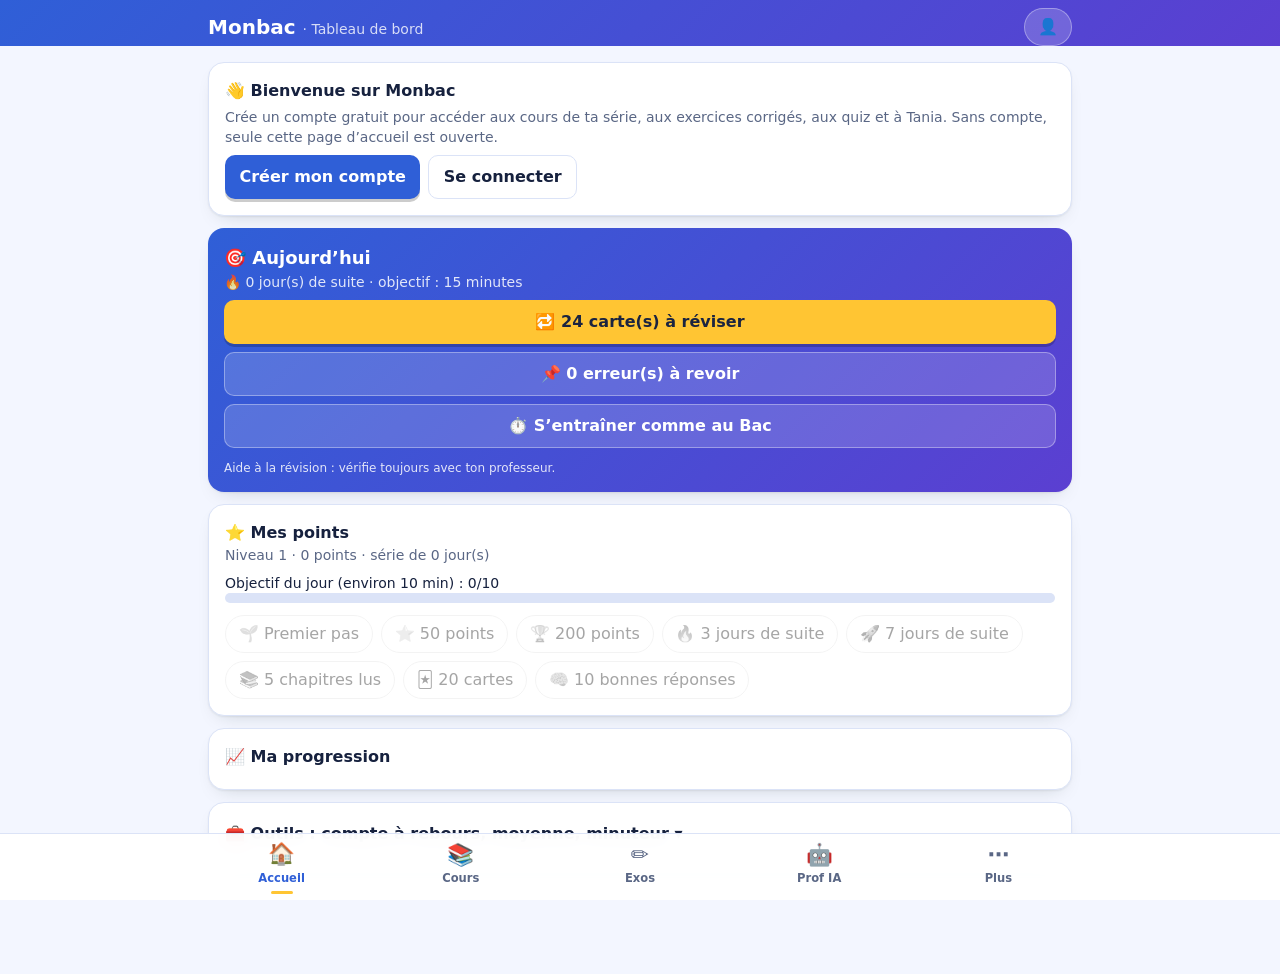
<file: index.html>
<!DOCTYPE html>
<html lang="fr" data-theme="light">
<head>
<meta charset="utf-8">
<meta name="color-scheme" content="light">
<meta name="viewport" content="width=device-width, initial-scale=1, viewport-fit=cover">
<link rel="manifest" href="/manifest.webmanifest"><meta name="theme-color" content="#2f5fd7">
<title>Monbac – Espace de révision Terminale</title>
<link rel="stylesheet" href="/tw.css">
<link rel="apple-touch-icon" href="/icon-192.png">

<style>
:root{box-sizing:border-box;padding-top:env(safe-area-inset-top,0px);padding-bottom:env(safe-area-inset-bottom,0px);--bg:#f6f8f5;--card:#fff;--ink:#14231b;--mut:#5b6b62;--line:#dfe6e0;--acc:#1b7a4b;--sun:#f2b705}
:root[data-theme="dark"]{--bg:#0e1612;--card:#16221b;--ink:#e8f0ea;--mut:#9db0a4;--line:#26362c;--acc:#4cc38a;--sun:#f2c94c;color-scheme:dark}
@media (prefers-color-scheme:dark){:root:not([data-theme="light"]){--bg:#0e1612;--card:#16221b;--ink:#e8f0ea;--mut:#9db0a4;--line:#26362c;--acc:#4cc38a;--sun:#f2c94c;color-scheme:dark}}
html{scroll-padding-top:env(safe-area-inset-top,0px)}
body{background:var(--bg);color:var(--ink);font-family:'Source Sans 3',system-ui,sans-serif;margin:0}
body::before{content:"";position:fixed;inset:0 0 auto;height:env(safe-area-inset-top,0px);background:var(--card);z-index:30}
h1,h2,h3,.hd{font-family:'Bricolage Grotesque',system-ui,sans-serif}
.card{background:var(--card);border:1px solid var(--line);border-radius:14px;padding:1rem}
.mut{color:var(--mut)}
.btn{background:var(--acc);color:#fff;border-radius:10px;padding:.5rem .9rem;font-weight:600;border:0;cursor:pointer}
.btn.alt{background:transparent;color:var(--ink);border:1px solid var(--line)}
.chip{border:1px solid var(--line);border-radius:999px;padding:.3rem .8rem;cursor:pointer;background:var(--card);color:var(--ink);white-space:nowrap}
.chip.on{background:var(--acc);color:#fff;border-color:var(--acc)}
input,select,textarea{background:var(--bg);color:var(--ink);border:1px solid var(--line);border-radius:8px;padding:.4rem .6rem;max-width:100%}
.fiche ul{list-style:disc;padding-left:1.2rem;margin:.4rem 0}.fiche li{margin:.25rem 0}.fiche p{margin:.5rem 0;line-height:1.55}.fiche h4{font-family:'Bricolage Grotesque',system-ui,sans-serif;font-weight:700;color:var(--acc);margin:.9rem 0 .2rem}.fiche .tip{border-left:4px solid var(--sun);padding:.3rem .7rem;margin:.6rem 0;background:var(--bg);border-radius:6px}
.bk{border-left:5px solid var(--bc);background:color-mix(in srgb,var(--bc) 10%,transparent);border-radius:10px;padding:.4rem .8rem;margin:.8rem 0}.bk h4{margin-top:.2rem}.bkl{display:inline-block;font-size:.7rem;font-weight:700;text-transform:uppercase;letter-spacing:.05em;color:var(--bc)}.bk-definition{--bc:#2b7de9}.bk-methode{--bc:#1b9a5a}.bk-exemple{--bc:#8a5cf6}.bk-attention{--bc:#d04545}.bk-memo{--bc:#d99a00}.bk-astuce{--bc:#e08a1e}
.tab{padding:.7rem .9rem;cursor:pointer;border:0;background:none;color:var(--mut);font-weight:600;border-bottom:3px solid transparent;white-space:nowrap}
.tab.on{color:var(--acc);border-color:var(--sun)}
.opt{display:block;width:100%;text-align:left;border:1px solid var(--line);border-radius:10px;padding:.6rem .8rem;margin:.35rem 0;background:var(--card);color:var(--ink);cursor:pointer}
.opt.ok{border-color:#1b9a5a;background:rgba(27,154,90,.18)}.opt.ko{border-color:#d04545;background:rgba(208,69,69,.18)}
.flip{perspective:900px}.flip>div{transition:transform .5s;transform-style:preserve-3d;position:relative;min-height:220px}
.flip.on>div{transform:rotateY(180deg)}
.face{position:absolute;inset:0;backface-visibility:hidden;display:flex;align-items:center;justify-content:center;text-align:center;padding:1.2rem;border-radius:14px;border:1px solid var(--line);background:var(--card)}
.back{transform:rotateY(180deg);background:var(--acc);color:#fff}
.tabs{display:flex;overflow-x:auto;scrollbar-width:none}
@media (prefers-reduced-motion:reduce){.flip>div{transition:none}}

/* ===== Refonte : barre du bas + style ===== */
#tabs{display:none}
main{padding-bottom:6rem!important}
.card{box-shadow:0 1px 2px rgba(20,35,27,.06),0 8px 20px -12px rgba(20,35,27,.25)}
.btn{min-height:44px;transition:transform .15s,opacity .15s}.btn:active{transform:scale(.97)}
.chip{min-height:38px;display:inline-flex;align-items:center}
.opt{min-height:46px}
header{backdrop-filter:blur(8px)}
#bnav{position:fixed;left:0;right:0;bottom:0;z-index:40;background:color-mix(in srgb,var(--card) 94%,transparent);backdrop-filter:blur(10px);border-top:1px solid var(--line);padding-bottom:env(safe-area-inset-bottom,0px)}
#bnav .in{max-width:56rem;margin:0 auto;display:grid;grid-template-columns:repeat(5,1fr)}
.bi{background:none;border:0;color:var(--mut);padding:.5rem .1rem .4rem;display:flex;flex-direction:column;align-items:center;gap:.1rem;font-size:.72rem;font-weight:600;cursor:pointer;min-height:56px}
.bi span{font-size:1.35rem;line-height:1.2}
.bi.on{color:var(--acc)}.bi.on span{transform:translateY(-1px)}
.bi.on::after{content:"";width:22px;height:3px;border-radius:3px;background:var(--sun);margin-top:2px}
#more{position:fixed;inset:0;z-index:50;background:rgba(0,0,0,.45);display:none;align-items:flex-end}
#more.open{display:flex}
#more .sheet{width:100%;max-width:56rem;margin:0 auto;background:var(--card);border-radius:20px 20px 0 0;padding:1rem 1rem calc(1rem + env(safe-area-inset-bottom,0px))}
#more .g{display:grid;grid-template-columns:repeat(3,1fr);gap:.6rem;margin-top:.7rem}
#more .g button{background:var(--bg);border:1px solid var(--line);border-radius:12px;color:var(--ink);padding:.8rem .3rem;font-weight:600;cursor:pointer;display:flex;flex-direction:column;align-items:center;gap:.2rem;font-size:.85rem;min-height:72px}
#more .g button span{font-size:1.5rem}
#more .g button.on{border-color:var(--acc);color:var(--acc)}

/* ===== Palette éducative ===== */
:root{--bg:#f3f6ff;--card:#fff;--ink:#16213e;--mut:#5a6785;--line:#dbe3f7;--acc:#2f5fd7;--sun:#ffc533;--onacc:#fff;--hg1:#2f5fd7;--hg2:#5b3fd1}
:root[data-theme="dark"]{--bg:#0e1424;--card:#172038;--ink:#eaf0ff;--mut:#9fb0d6;--line:#26325a;--acc:#7aa2ff;--sun:#ffd24d;--onacc:#0e1424;--hg1:#33509f;--hg2:#4a36a8}
@media (prefers-color-scheme:dark){:root:not([data-theme="light"]){--bg:#0e1424;--card:#172038;--ink:#eaf0ff;--mut:#9fb0d6;--line:#26325a;--acc:#7aa2ff;--sun:#ffd24d;--onacc:#0e1424;--hg1:#33509f;--hg2:#4a36a8}}
body::before{background:var(--hg1)}
header{background:linear-gradient(135deg,var(--hg1),var(--hg2))!important;border-bottom:0!important}
header h1{color:#fff!important}header h1 span{color:rgba(255,255,255,.8)!important}
header .chip{background:rgba(255,255,255,.18);border-color:rgba(255,255,255,.35);color:#fff}
.btn{color:var(--onacc);box-shadow:0 3px 0 rgba(0,0,0,.2)}.btn:active{transform:translateY(2px);box-shadow:0 1px 0 rgba(0,0,0,.2)}
.btn.alt{color:var(--ink);box-shadow:none}
.chip.on{background:var(--sc,var(--acc));border-color:var(--sc,var(--acc));color:#fff}
.chip[data-k]::before{content:"";width:.6rem;height:.6rem;border-radius:50%;background:var(--sc,var(--acc));margin-right:.4rem;box-shadow:0 0 0 2px #fff}
.chip.on[data-k]::before{background:#fff;box-shadow:none}
.hero{background:linear-gradient(135deg,var(--hg1),var(--hg2));color:#fff;border:0}
.hero .mut{color:rgba(255,255,255,.85)}
.hero .btn{background:var(--sun);color:#1b2440}
.hero .btn.alt{background:rgba(255,255,255,.16);color:#fff;border:1px solid rgba(255,255,255,.35)}
.hero h2{color:#fff}
.chip[data-k="philo"]{--sc:#6741d9}main:has(.chip.on[data-k="philo"]) article.card{border-top:5px solid #6741d9}
.chip[data-k="hg"]{--sc:#d9480f}main:has(.chip.on[data-k="hg"]) article.card{border-top:5px solid #d9480f}
.chip[data-k="fr"]{--sc:#c2255c}main:has(.chip.on[data-k="fr"]) article.card{border-top:5px solid #c2255c}
.chip[data-k="eco"]{--sc:#0b7a5f}main:has(.chip.on[data-k="eco"]) article.card{border-top:5px solid #0b7a5f}
.chip[data-k="en"]{--sc:#1971c2}main:has(.chip.on[data-k="en"]) article.card{border-top:5px solid #1971c2}
.chip[data-k="maths"]{--sc:#b45309}main:has(.chip.on[data-k="maths"]) article.card{border-top:5px solid #b45309}
.chip[data-k="svt"]{--sc:#2f9e44}main:has(.chip.on[data-k="svt"]) article.card{border-top:5px solid #2f9e44}
.chip[data-k="eps"]{--sc:#e03131}main:has(.chip.on[data-k="eps"]) article.card{border-top:5px solid #e03131}

/* ===== Finition ===== */
@keyframes up{from{opacity:0;transform:translateY(6px)}}
main>*{animation:up .25s ease both}
@media (prefers-reduced-motion:reduce){main>*{animation:none}}
.card{border-radius:16px}
.fiche{font-size:1.04rem}.fiche p,.fiche li{line-height:1.7}.fiche h4{margin-top:1.1rem}
.prow{display:grid;grid-template-columns:8rem 1fr 2.6rem;gap:.6rem;align-items:center;width:100%;background:none;border:0;color:var(--ink);padding:.5rem 0;cursor:pointer;text-align:left}
.pn{font-weight:600;font-size:.9rem}.pc{font-size:.8rem;color:var(--mut);text-align:right}
.pb{height:10px;background:var(--line);border-radius:99px;overflow:hidden}.pb i{display:block;height:100%;border-radius:99px;transition:width .5s}
.outils>summary{list-style:none;padding:.2rem 0}.outils>summary::-webkit-details-marker{display:none}
.outils[open]>summary{margin-bottom:.8rem}.outils .card{box-shadow:none;margin-top:.6rem}

/* ===== Thème sombre repensé ===== */
:root{--c-philo:#6741d9;--c-hg:#d9480f;--c-fr:#c2255c;--c-eco:#0b7a5f;--c-en:#1971c2;--c-maths:#b45309;--c-svt:#2f9e44;--c-eps:#e03131;}
:root[data-theme="dark"]{--bg:#0d1017;--card:#161a23;--ink:#e7eaf3;--mut:#9aa4b8;--line:#272d3b;--acc:#8fb4ff;--sun:#f4c95d;--onacc:#0b1020;--hg1:#1b2347;--hg2:#2b2559;color-scheme:dark;--c-philo:#a98bff;--c-hg:#ff9a5c;--c-fr:#f78fb3;--c-eco:#4fdcb0;--c-en:#6bb8ff;--c-maths:#ffc247;--c-svt:#7be08e;--c-eps:#ff8a8a;--dk:1;}
@media (prefers-color-scheme:dark){:root:not([data-theme="light"]){--bg:#0d1017;--card:#161a23;--ink:#e7eaf3;--mut:#9aa4b8;--line:#272d3b;--acc:#8fb4ff;--sun:#f4c95d;--onacc:#0b1020;--hg1:#1b2347;--hg2:#2b2559;color-scheme:dark;--c-philo:#a98bff;--c-hg:#ff9a5c;--c-fr:#f78fb3;--c-eco:#4fdcb0;--c-en:#6bb8ff;--c-maths:#ffc247;--c-svt:#7be08e;--c-eps:#ff8a8a;--dk:1;}}
.chip[data-k="philo"]{--sc:var(--c-philo)}main:has(.chip.on[data-k="philo"]) article.card{border-top:5px solid var(--c-philo)}
.chip[data-k="hg"]{--sc:var(--c-hg)}main:has(.chip.on[data-k="hg"]) article.card{border-top:5px solid var(--c-hg)}
.chip[data-k="fr"]{--sc:var(--c-fr)}main:has(.chip.on[data-k="fr"]) article.card{border-top:5px solid var(--c-fr)}
.chip[data-k="eco"]{--sc:var(--c-eco)}main:has(.chip.on[data-k="eco"]) article.card{border-top:5px solid var(--c-eco)}
.chip[data-k="en"]{--sc:var(--c-en)}main:has(.chip.on[data-k="en"]) article.card{border-top:5px solid var(--c-en)}
.chip[data-k="maths"]{--sc:var(--c-maths)}main:has(.chip.on[data-k="maths"]) article.card{border-top:5px solid var(--c-maths)}
.chip[data-k="svt"]{--sc:var(--c-svt)}main:has(.chip.on[data-k="svt"]) article.card{border-top:5px solid var(--c-svt)}
.chip[data-k="eps"]{--sc:var(--c-eps)}main:has(.chip.on[data-k="eps"]) article.card{border-top:5px solid var(--c-eps)}
:root[data-theme="dark"] .card{box-shadow:none;border-color:var(--line)}
:root[data-theme="dark"] .chip.on{color:#0b1020}
:root[data-theme="dark"] .chip.on[data-k]::before{background:#0b1020}
:root[data-theme="dark"] .chip[data-k]::before{box-shadow:0 0 0 2px var(--card)}
:root[data-theme="dark"] .back{color:#0b1020}
:root[data-theme="dark"] .btn{box-shadow:0 3px 0 rgba(0,0,0,.45)}
:root[data-theme="dark"] .hero .btn{color:#1b2440}
:root[data-theme="dark"] .bk-definition{--bc:#6ea8ff}.bk-methode{--bc:#4cd697}.bk-exemple{--bc:#b197fc}.bk-attention{--bc:#ff7b7b}.bk-memo{--bc:#ffd166}.bk-astuce{--bc:#ffa94d}
:root[data-theme="dark"] header{border-bottom:1px solid var(--line)!important}
:root[data-theme="dark"] #bnav{background:color-mix(in srgb,var(--card) 92%,transparent)}
:root[data-theme="dark"] #more .sheet{border-top:1px solid var(--line)}
@media (prefers-color-scheme:dark){
:root:not([data-theme="light"]) .card{box-shadow:none;border-color:var(--line)}
:root:not([data-theme="light"]) .chip.on{color:#0b1020}
:root:not([data-theme="light"]) .chip.on[data-k]::before{background:#0b1020}
:root:not([data-theme="light"]) .chip[data-k]::before{box-shadow:0 0 0 2px var(--card)}
:root:not([data-theme="light"]) .back{color:#0b1020}
:root:not([data-theme="light"]) .btn{box-shadow:0 3px 0 rgba(0,0,0,.45)}
:root:not([data-theme="light"]) .hero .btn{color:#1b2440}
:root:not([data-theme="light"]) .bk-definition{--bc:#6ea8ff}.bk-methode{--bc:#4cd697}.bk-exemple{--bc:#b197fc}.bk-attention{--bc:#ff7b7b}.bk-memo{--bc:#ffd166}.bk-astuce{--bc:#ffa94d}
:root:not([data-theme="light"]) header{border-bottom:1px solid var(--line)!important}
:root:not([data-theme="light"]) #bnav{background:color-mix(in srgb,var(--card) 92%,transparent)}
:root:not([data-theme="light"]) #more .sheet{border-top:1px solid var(--line)}
}
body,.card,header,#bnav{transition:background-color .25s,color .25s,border-color .25s}
@media (prefers-reduced-motion:reduce){body,.card,header,#bnav{transition:none}}
#theme{display:none!important}
:root{color-scheme:light}

/* ===== Motivation + Tania ===== */
.awa{display:flex;gap:.7rem;align-items:center;background:linear-gradient(135deg,var(--hg1),var(--hg2));color:#fff;border-radius:16px;padding:.7rem .9rem;margin-bottom:.7rem}.awa .mut{color:rgba(255,255,255,.85)}
.av{display:inline-flex;align-items:center;justify-content:center;width:2rem;height:2rem;border-radius:50%;background:var(--sun);flex:none;font-size:1.2rem}.av.big{width:3rem;height:3rem;font-size:1.9rem}
.bub{display:flex;gap:.5rem;margin:.6rem 0;max-width:94%}.bub.me{margin-left:auto;background:var(--acc);color:var(--onacc);padding:.55rem .8rem;border-radius:16px 16px 4px 16px}
.bub.ai>div{background:var(--bg);border:1px solid var(--line);padding:.3rem .8rem;border-radius:16px 16px 16px 4px}.bub.ai p{margin:.3rem 0}
.pop{position:fixed;left:50%;transform:translateX(-50%);top:calc(env(safe-area-inset-top,0px) + 4.5rem);z-index:70;background:var(--ink);color:var(--card);padding:.55rem 1rem;border-radius:999px;font-weight:600;box-shadow:0 8px 24px rgba(0,0,0,.25);white-space:nowrap}
button.awa{width:100%;border:0;text-align:left;font:inherit;cursor:pointer}
.awa:active{transform:scale(.99)}

/* ===== Espace de Tania ===== */
.pop{z-index:95!important}
#studio{position:fixed;inset:0;z-index:80;background:var(--bg);display:none;flex-direction:column}
#studio.open{display:flex;animation:up .25s ease both}
.st-top{background:linear-gradient(135deg,var(--hg1),var(--hg2));color:#fff;padding:calc(env(safe-area-inset-top,0px) + .6rem) .9rem .7rem;display:flex;align-items:center;gap:.7rem}
.st-x{margin-left:auto;background:rgba(255,255,255,.2);border:0;color:#fff;border-radius:50%;width:2.5rem;height:2.5rem;font-size:1.1rem;cursor:pointer;flex:none}
.st-ctx{padding:.55rem .8rem .6rem;background:var(--card);border-bottom:1px solid var(--line)}
.st-modes{display:flex;gap:.4rem;overflow-x:auto;padding:.5rem .8rem;background:var(--card);border-bottom:1px solid var(--line)}
.st-m{flex:none;border:1px solid var(--line);background:var(--bg);color:var(--ink);border-radius:999px;padding:.45rem .85rem;font-weight:600;font-size:.88rem;cursor:pointer}
.st-m.on{background:var(--acc);color:var(--onacc);border-color:var(--acc)}
.st-body{flex:1;overflow-y:auto;padding:.8rem;-webkit-overflow-scrolling:touch}
.st-start{display:grid;gap:.5rem;margin-top:.6rem}
.st-start button{background:var(--card);border:1px solid var(--line);border-radius:14px;padding:.8rem .9rem;text-align:left;font-weight:600;color:var(--ink);cursor:pointer;font-size:.95rem}
.st-start button.on{border-color:var(--acc);background:color-mix(in srgb,var(--acc) 10%,var(--card))}
.st-tip{background:color-mix(in srgb,var(--sun) 22%,var(--card));border-radius:14px;padding:.7rem .9rem;font-size:.92rem;margin-top:.6rem}
.st-bar{display:flex;gap:.5rem;align-items:flex-end;padding:.6rem .8rem calc(.6rem + env(safe-area-inset-bottom,0px));background:var(--card);border-top:1px solid var(--line)}
.st-bar textarea{flex:1;min-height:2.6rem;max-height:7rem;resize:none;border-radius:1.3rem;padding:.6rem .9rem;margin:0}
.st-ic{width:2.6rem;height:2.6rem;border-radius:50%;border:1px solid var(--line);background:var(--bg);color:var(--ink);display:inline-flex;align-items:center;justify-content:center;font-size:1.15rem;cursor:pointer;flex:none;position:relative}
.st-ic.go{background:var(--acc);color:var(--onacc);border-color:var(--acc)}
.st-ic input{position:absolute;inset:0;width:100%;height:100%;opacity:0;cursor:pointer;font-size:0}
.st-spk{background:none;border:0;color:var(--acc);font-size:.8rem;cursor:pointer;padding:.2rem 0}

/* ===== Comptes : formulaires ===== */
.af{max-width:480px;margin:0 auto;padding:1.2rem 1.1rem 1.4rem}
.af .gback{font-size:.9rem;margin-bottom:.6rem}
.af .top{display:flex;align-items:center;gap:.8rem}
.af .logo{width:46px;height:46px;border-radius:13px;background:var(--acc);color:#fff;display:flex;align-items:center;justify-content:center;font:800 1.5rem 'Bricolage Grotesque',system-ui,sans-serif;flex:none}
.af h2{font-size:1.35rem;font-weight:800;line-height:1.2;margin:0}
.af .top p{margin:.1rem 0 0;font-size:.9rem}
.stp{display:flex;gap:.4rem;margin:1.1rem 0 .4rem}.stp i{flex:1;height:5px;border-radius:9px;background:var(--line)}.stp i.on{background:var(--acc)}
.stl{font-size:.85rem;color:var(--mut);font-weight:600}
.recap{font-size:.92rem;margin:.7rem 0 0;padding:.55rem .8rem;border-radius:10px;background:color-mix(in srgb,var(--acc) 9%,var(--bg))}
.sec{font-size:.75rem;text-transform:uppercase;letter-spacing:.07em;color:var(--acc);font-weight:800;margin:1.3rem 0 .1rem;display:flex;align-items:center;gap:.6rem}.sec::after{content:'';flex:1;height:1px;background:var(--line)}
.fl{margin-top:.8rem}.fl>label{display:block;font-weight:700;font-size:.92rem;margin-bottom:.3rem}
.fl .in{display:flex;align-items:center;border:1.5px solid var(--line);border-radius:12px;background:var(--bg);overflow:hidden;transition:border-color .15s,box-shadow .15s}
.fl .in:focus-within{border-color:var(--acc);box-shadow:0 0 0 3px color-mix(in srgb,var(--acc) 22%,transparent)}
.fl.bad .in{border-color:#d04545;box-shadow:0 0 0 3px rgba(208,69,69,.15)}
.fl .in input{flex:1;min-width:0;width:100%;border:0;background:transparent;padding:.75rem .8rem;font-size:1rem;outline:none;border-radius:0}
.fl .ic{padding-left:.8rem;opacity:.75}
.fl .pre{padding:.75rem .8rem;background:color-mix(in srgb,var(--ink) 7%,transparent);font-weight:800;border-right:1.5px solid var(--line);white-space:nowrap}
.fl .eye{border:0;background:none;padding:0 .85rem;cursor:pointer;font-size:1.1rem;color:var(--mut);min-height:44px}
.fl .hint{font-size:.8rem;color:var(--mut);margin-top:.3rem;line-height:1.35}
.fl .er{font-size:.83rem;color:#c43b3b;font-weight:600;margin-top:.25rem}.fl .er:empty{display:none}
.row2{display:grid;grid-template-columns:minmax(0,1fr) minmax(0,1fr);gap:.7rem}.row2>*{min-width:0}
.pw{height:5px;border-radius:9px;background:var(--line);margin:.35rem 0 .25rem;overflow:hidden}.pw b{display:block;height:100%;width:0;border-radius:9px;transition:width .2s,background .2s}
.tl{display:grid;grid-template-columns:repeat(3,1fr);gap:.5rem}
.tl .t{border:1.5px solid var(--line);border-radius:12px;background:var(--bg);padding:.55rem .3rem;cursor:pointer;color:var(--ink);display:flex;flex-direction:column;align-items:center;gap:.1rem;min-height:58px;justify-content:center}
.tl .t b{font-size:1.05rem}.tl .t small{font-size:.7rem;color:var(--mut)}
.tl .t.on{border-color:var(--acc);background:color-mix(in srgb,var(--acc) 13%,var(--bg));box-shadow:0 0 0 2px color-mix(in srgb,var(--acc) 25%,transparent)}
.tl .t:disabled{opacity:.5;cursor:not-allowed}
.btn.big{width:100%;min-height:50px;font-size:1.05rem;margin-top:1.2rem}
.btns{display:flex;gap:.6rem;margin-top:1.2rem}.btns .btn{flex:1;min-height:50px;font-size:1rem}.btns .btn.alt{flex:.6}
.af .alt2{text-align:center;margin-top:1.1rem;color:var(--mut);font-size:.92rem}
.lnk{background:none;border:0;color:var(--acc);font-weight:700;cursor:pointer;padding:0;font-size:inherit}
.msg{padding:.65rem .85rem;border-radius:10px;font-size:.92rem;margin-top:.9rem;line-height:1.4}
.msg.ok{background:rgba(27,154,90,.14);color:#0f7a49}.msg.ko{background:rgba(208,69,69,.12);color:#b53030}
.fine{font-size:.76rem;color:var(--mut);margin-top:.9rem;text-align:center;line-height:1.4}
.fgt{text-align:right;margin-top:.5rem;font-size:.88rem}

.tl2{display:grid;grid-template-columns:repeat(3,1fr);gap:.5rem}
.tl2 .t{border:1.5px solid var(--line);border-radius:12px;background:var(--bg);padding:.6rem .3rem;cursor:pointer;color:var(--ink);min-height:48px}
.tl2 .t.on{border-color:var(--acc);background:color-mix(in srgb,var(--acc) 13%,var(--bg));box-shadow:0 0 0 2px color-mix(in srgb,var(--acc) 25%,transparent)}
.fl textarea{width:100%;border:1.5px solid var(--line);border-radius:12px;padding:.75rem;font-size:1rem;background:var(--bg);color:var(--ink);font-family:inherit;line-height:1.5;min-height:260px;resize:vertical}
.fl textarea:focus{outline:none;border-color:var(--acc);box-shadow:0 0 0 3px color-mix(in srgb,var(--acc) 22%,transparent)}
.tbar{display:flex;gap:.4rem;flex-wrap:wrap;margin-bottom:.5rem}
</style>
</head>
<body>
<header class="sticky z-20" style="top:env(safe-area-inset-top,0px);background:var(--card);border-bottom:1px solid var(--line)">
  <div class="max-w-4xl mx-auto flex items-center justify-between px-4 pt-2">
    <h1 class="hd text-xl font-bold" style="color:var(--acc)">Monbac <span class="mut text-sm font-normal">· Terminale</span></h1>
    <button id="theme" class="chip" aria-label="Changer de thème">🌓</button>
  </div>
  <nav class="max-w-4xl mx-auto tabs px-2" id="tabs"></nav>
</header>
<main class="max-w-4xl mx-auto p-4" id="main"></main>

<script>
const S={get(k,d){try{const v=localStorage.getItem(k);return v?JSON.parse(v):d}catch(e){return d}},set(k,v){try{localStorage.setItem(k,JSON.stringify(v))}catch(e){}}};
const $=id=>document.getElementById(id);
const SUBJ={philo:["Philosophie",6],hg:["Histoire-Géographie",6],fr:["Français",5],en:["Anglais",4],eco:["Économie générale",3],maths:["Mathématiques",2],svt:["SVT / PC",2],eps:["EPS",1]};
const SK=["philo","hg","fr","eco","en","maths"];

/* ---------- Données ---------- */
const FICHES={philo:[],hg:[],fr:[],eco:[],en:[],maths:[]};
const DEEP={};
const FLASH=[
["philo","Origine de la philosophie ?","Grèce antique (VIIᵉ-VIᵉ s. av. J.-C.) : passage du mythos au logos."],
["philo","Hobbes : l’état de nature ?","« L’homme est un loup pour l’homme » ; on cède ses droits à un souverain pour la sécurité."],
["philo","Rousseau : but du contrat social ?","S’unir à tous en restant aussi libre qu’auparavant, en obéissant à la volonté générale."],
["philo","Critère de scientificité (Popper) ?","La falsifiabilité (réfutabilité)."],
["philo","Bachelard et l’opinion ?","« L’opinion a toujours tort » : la science rectifie ses erreurs (obstacles épistémologiques)."],
["philo","Droit naturel / droit positif ?","Naturel : inaliénable, lié à la nature humaine. Positif : lois écrites d’un pays à une époque."],
["philo","Sartre sur la liberté ?","« L’existence précède l’essence » : l’homme se définit par ses choix."],
["philo","Hountondji sur l’ethnophilosophie ?","Une « ethnologie à prétention philosophique » ; la philosophie est écrite, critique, individuelle."],
["hg","Dates de la crise de Cuba et du mur de Berlin ?","Mur de Berlin : 1961 (chute : 9 nov. 1989). Crise des missiles de Cuba : 1962."],
["hg","Bandung 1955 ?","Conférence afro-asiatique qui condamne le colonialisme."],
["hg","Belgrade 1961 ?","Naissance du mouvement des non-alignés."],
["hg","Éclatement de la Fédération du Mali ?","20 août 1960 (Senghor et Modibo Keïta)."],
["hg","Crise de 1962 au Sénégal ?","Senghor contre Mamadou Dia ; Dia arrêté, régime présidentiel."],
["hg","OUA devient UA ?","OUA : 1963 à Addis-Abeba ; Union africaine : 2002."],
["fr","Qui a forgé le mot « négritude » ?","Aimé Césaire, dans <i>Cahier d’un retour au pays natal</i> (1939)."],
["fr","Recueil de Damas ?","<i>Pigments</i> (1937)."],
["fr","Dans <i>Une si longue lettre</i>, qui écrit à qui ?","Ramatoulaye écrit à son amie Aïssatou."],
["fr","Héros de <i>L’Aventure ambiguë</i> ?","Samba Diallo, entre tradition islamique et école occidentale."],
["fr","Formule du commentaire composé ?","Procédé stylistique + citation + effet produit."],
["eco","Croissance ou développement : l’IDH mesure ?","Le développement (indice de 0 à 1)."],
["eco","Balance commerciale ?","Exportations − importations de marchandises."],
["eco","Rôle de la BCEAO ?","Émettre le franc CFA et mener la politique monétaire de l’UEMOA (siège à Dakar)."],
["maths","Dérivée de uv ?","u′v + uv′."],
["maths","Coefficient directeur de la droite de régression ?","a = Cov(x,y) / V(x)."]
];
const QUIZ={
philo:[["Qui a écrit le <i>Léviathan</i> ?",["Rousseau","Hobbes","Locke","Kant"],1,"Hobbes défend un souverain absolu garantissant la sécurité."],
["Selon Popper, une théorie est scientifique si elle est…",["Prouvée définitivement","Populaire","Réfutable","Ancienne"],2,"La falsifiabilité distingue la science de la pseudo-science."],
["Le passage du mythos au logos a lieu…",["En Égypte","En Grèce antique","À Rome","En Chine"],1,"La philosophie naît en Grèce au VIIᵉ-VIᵉ siècle av. J.-C."],
["« L’existence précède l’essence » est une thèse de…",["Platon","Descartes","Sartre","Freud"],2,"C’est la formule centrale de l’existentialisme sartrien."]],
hg:[["La Fédération du Mali éclate en…",["1958","1959","20 août 1960","1962"],2,"Divergences entre Senghor et Modibo Keïta."],
["La conférence de Bandung date de…",["1945","1955","1961","1975"],1,"Elle réunit pays d’Asie et d’Afrique."],
["Chute du mur de Berlin :",["9 nov. 1989","13 août 1961","1991","1975"],0,"Le mur est construit en 1961 et s’ouvre le 9 novembre 1989."],
["L’OUA est remplacée par l’UA en…",["1980","1991","2002","2015"],2,"Lancement de l’Union africaine en 2002."]],
fr:[["<i>Les Bouts de bois de Dieu</i> raconte…",["Une guerre","La grève du Dakar-Niger","Un exil","Un mariage"],1,"Grève des cheminots de 1947-1948."],
["Qui est l’auteur de <i>L’Aventure ambiguë</i> ?",["Bâ","Sembène","Kane","Senghor"],2,"Cheikh Hamidou Kane, 1961."],
["La négritude de Senghor est surtout…",["Politique et armée","Culturelle","Économique","Sportive"],1,"Senghor parle des valeurs culturelles du monde noir."],
["<i>Une si longue lettre</i> est un roman…",["Épistolaire","Policier","Historique","Fantastique"],0,"Il prend la forme d’une lettre."]],
eco:[["Le PIB réel mesure…",["La croissance","L’inflation","Le chômage","La dette"],0,"La variation du PIB réel mesure la croissance."],
["L’IDH varie entre…",["0 et 100","0 et 1","−1 et 1","1 et 10"],1,"Il combine santé, éducation et niveau de vie."],
["Qui défend le protectionnisme éducateur ?",["Ricardo","List","Smith","Keynes"],1,"Friedrich List protège les industries naissantes."]],
en:[["“Brain drain” means…",["Loss of skilled workers abroad","A school exam","A disease","Heavy rain"],0,"Skilled people leave their country to work abroad."],
["“Renewable energy” includes…",["Coal","Solar power","Oil","Gas"],1,"Solar and wind are renewable."],
["“However” expresses…",["Addition","Contrast","Cause","Time"],1,"It introduces a contrast."]],
maths:[["(x³)′ =",["x²","3x²","3x","x⁴"],1,"(xⁿ)′ = nxⁿ⁻¹."],
["P(A) = ",["Cas possibles / favorables","Cas favorables / possibles","A + B","1 − A"],1,"Rapport des cas favorables sur les cas possibles."],
["Le point moyen G a pour coordonnées…",["(x̄ ; ȳ)","(0 ; 0)","(a ; b)","(Σx ; Σy)"],0,"Moyenne des x et moyenne des y."]]
};
const DISS=[["Introduction (amorce, sujet, problématique, plan)",4],["Développement : cohérence et argumentation",8],["Culture : auteurs, œuvres, exemples",4],["Conclusion",2],["Langue et présentation",2]];
const COMP=[["Introduction et problématique",3],["Plan et progression",5],["Connaissances précises (dates, acteurs)",8],["Conclusion",2],["Expression",2]];
const SUJETS=[
["philo","Dissertation de philosophie : La conscience est-elle source de liberté ?",DISS,240],
["philo","Dissertation de philosophie : Faut-il rechercher la vérité à tout prix ?",DISS,240],
["philo","Dissertation de philosophie : Une société sans violence est-elle possible ?",DISS,240],
["hg","Composition d’histoire : La Guerre froide, de la rupture à la détente.",COMP,240],
["hg","Composition d’histoire : L’accès du Sénégal à l’indépendance (1956-1962).",COMP,240],
["hg","Composition de géographie : Mondialisation et pôles de puissance.",COMP,240],
["fr","Dissertation littéraire : La littérature africaine doit-elle être engagée ? Appuyez-vous sur les œuvres étudiées.",DISS,240],
["eco","Économie : Croissance et développement sont-ils synonymes ?",COMP,180]
];

/* ---------- Navigation ---------- */
const TABS=[["dash","Tableau de bord"],["cours","Cours"],["test","Test de niveau"],["carnet","Carnet"],["flash","Flashcards"],["quiz","Quiz"],["sim","Simulateur"]];
let cur="dash";
const MAINT=['dash','cours','exc','ia'];
const IC={dash:'🏠',cours:'📚',exc:'✏️',ia:'🤖',test:'🎯',carnet:'📓',flash:'🃏',quiz:'❓',sim:'⏱️',ann:'📄',diag:'🩺',plan:'🗓️',pap:'🪜'};
const SHORT={dash:'Accueil',exc:'Exos',ia:'Prof IA'};
function nav(){const lab=t=>SHORT[t[0]]||t[1];
 const m=TABS.filter(t=>MAINT.includes(t[0])).sort((a,b)=>MAINT.indexOf(a[0])-MAINT.indexOf(b[0])),rest=TABS.filter(t=>!MAINT.includes(t[0]));
 const inRest=rest.some(t=>t[0]===cur);
 let b=$('bnav');if(!b){b=document.createElement('div');b.id='bnav';document.body.appendChild(b);const o=document.createElement('div');o.id='more';document.body.appendChild(o);o.onclick=e=>{if(e.target===o)o.classList.remove('open')}}
 b.innerHTML='<div class="in" role="navigation">'+m.map(t=>`<button class="bi ${t[0]===cur?'on':''}" data-t="${t[0]}" ${t[0]===cur?'aria-current="page"':''}><span>${IC[t[0]]||'•'}</span>${lab(t)}</button>`).join('')+`<button class="bi ${inRest?'on':''}" id="bmore"><span>⋯</span>Plus</button></div>`;
 $('more').innerHTML='<div class="sheet"><p class="hd font-bold">Tous les outils</p><div class="g">'+rest.map(t=>`<button class="${t[0]===cur?'on':''}" data-t="${t[0]}"><span>${IC[t[0]]||'•'}</span>${t[1]}</button>`).join('')+'</div></div>';
 const go=k=>{cur=k;$('more').classList.remove('open');nav();VIEWS[cur]();window.scrollTo(0,0)};
 b.querySelectorAll('[data-t]').forEach(x=>x.onclick=()=>go(x.dataset.t));
 $('more').querySelectorAll('[data-t]').forEach(x=>x.onclick=()=>go(x.dataset.t));
 $('bmore').onclick=()=>$('more').classList.toggle('open');
 const hd=document.querySelector('header h1 span');if(hd){const c=TABS.find(t=>t[0]===cur);hd.textContent='· '+(c?c[1]:'Terminale')}}
const chips=(keys,sel,fn)=>keys.map(k=>`<button class="chip ${k===sel?'on':''}" data-k="${k}">${SUBJ[k][0]}</button>`).join(" ");
function bindChips(fn){ $("main").querySelectorAll(".chip[data-k]").forEach(c=>c.onclick=()=>fn(c.dataset.k)); }

/* ---------- Tableau de bord ---------- */
let pomo={mode:"w",left:1500,run:false,timer:null};
const fmt=s=>String(Math.floor(s/60)).padStart(2,"0")+":"+String(s%60).padStart(2,"0");
function dash(){
 const bacDate=S.get("bacDate","2027-07-05");
 const notes=S.get("notes",{}), coefs=S.get("coefs",{});
 $("main").innerHTML=`
 <section class="card mb-4"><h2 class="hd text-lg font-bold">Compte à rebours</h2>
  <p class="text-4xl hd font-bold my-2" id="cd" style="color:var(--acc)"></p>
  <label class="mut text-sm">Date de début des épreuves (à modifier selon le calendrier officiel) <input type="date" id="bd" value="${bacDate}"></label></section>
 <section class="card mb-4"><h2 class="hd text-lg font-bold">Minuteur Pomodoro</h2>
  <p class="mut" id="pm"></p><p class="text-5xl hd font-bold my-2" id="pt"></p>
  <button class="btn" id="pp">Lancer</button> <button class="btn alt" id="pr">Réinitialiser</button></section>
 <section class="card"><h2 class="hd text-lg font-bold">Calculateur de moyenne</h2>
  <p class="mut text-sm mb-2">Saisissez vos notes sur 20. Les coefficients sont modifiables : vérifiez-les auprès de votre établissement.</p>
  <div class="overflow-x-auto"><table class="w-full text-left"><thead><tr class="mut text-sm"><th>Matière</th><th>Coef</th><th>Note /20</th></tr></thead><tbody>
  ${Object.keys(SUBJ).map(k=>`<tr><td class="py-1 pr-2">${SUBJ[k][0]}</td><td><input type="number" min="0" max="10" class="w-16" data-c="${k}" value="${coefs[k]??SUBJ[k][1]}"></td><td><input type="number" min="0" max="20" step="0.25" class="w-20" data-n="${k}" value="${notes[k]??''}"></td></tr>`).join("")}
  </tbody></table></div>
  <p class="mt-3 text-xl hd font-bold" id="avg"></p><p class="mut" id="mention"></p></section>`;
 const tick=()=>{const d=new Date($("bd").value+"T08:00:00")-new Date();
  $("cd").textContent=isNaN(d)?"Choisissez une date":d<=0?"C’est le moment !":`${Math.floor(d/864e5)} jours, ${Math.floor(d%864e5/36e5)} h`};
 $("bd").onchange=()=>{S.set("bacDate",$("bd").value);tick()}; tick();
 const calc=()=>{let t=0,c=0;const N={},C={};
  document.querySelectorAll("[data-n]").forEach(i=>{const k=i.dataset.n;const co=parseFloat(document.querySelector(`[data-c=${k}]`).value)||0;C[k]=co;if(i.value!==""){N[k]=i.value;const v=Math.min(20,Math.max(0,parseFloat(i.value)));t+=v*co;c+=co}});
  S.set("notes",N);S.set("coefs",C);
  if(c){const H=S.get("hist",{}),d=new Date(),m=new Date(d);m.setDate(d.getDate()-((d.getDay()+6)%7));H[m.toISOString().slice(0,10)]=+(t/c).toFixed(2);S.set("hist",H)}
  if(!c){$("avg").textContent="Moyenne : –";$("mention").textContent="";return}
  const a=t/c;$("avg").textContent=`Moyenne : ${a.toFixed(2)} / 20`;
  $("mention").textContent=a>=16?"Mention très bien":a>=14?"Mention bien":a>=12?"Mention assez bien":a>=10?"Admis(e)":a>=8?"Zone du second groupe d’épreuves (règles à vérifier)":"En dessous du seuil : continuez à travailler !"};
 document.querySelectorAll("[data-n],[data-c]").forEach(i=>i.oninput=calc);calc();
 const showP=()=>{$("pm").textContent=pomo.mode==="w"?"Travail (25 min)":"Pause (5 min)";$("pt").textContent=fmt(pomo.left);$("pp").textContent=pomo.run?"Pause":"Lancer"};
 $("pp").onclick=()=>{pomo.run=!pomo.run;clearInterval(pomo.timer);if(pomo.run)pomo.timer=setInterval(()=>{pomo.left--;if(pomo.left<=0){pomo.mode=pomo.mode==="w"?"b":"w";pomo.left=pomo.mode==="w"?1500:300}const t=$("pt");if(t)showP();else clearInterval(pomo.timer)},1000);showP()};
 $("pr").onclick=()=>{clearInterval(pomo.timer);pomo={mode:"w",left:1500,run:false,timer:null};showP()};
 showP();
}

/* ---------- Cours ---------- */
let cSub="philo",cCh=0;
function cours(){
 const L=FICHES[cSub];if(cCh>=L.length)cCh=0;
 const done=S.get("done",{}),key=cSub+cCh;
 $("main").innerHTML=`<div class="flex gap-2 overflow-x-auto pb-3">${chips(SK,cSub)}</div>
 <section class="card mb-3"><h2 class="hd font-bold mb-2">Chapitres de ${SUBJ[cSub][0]} (${L.filter((c,i)=>done[cSub+i]).length}/${L.length} lus)</h2>
 <div class="flex flex-wrap gap-2">${L.map((c,i)=>`<button class="chip ${i===cCh?'on':''}" data-ch="${i}">${done[cSub+i]?'✓ ':''}${c[0]}</button>`).join("")}</div></section>
 <article class="card fiche"><p class="mut text-sm">Chapitre ${cCh+1} sur ${L.length}</p><h3 class="hd font-bold text-xl">${L[cCh][0]}</h3>${DEEP[key]||L[cCh][1]}</article>
 <div class="mt-3 flex flex-wrap gap-2"><button class="btn alt" id="cp">Chapitre précédent</button><button class="btn" id="cd2">${done[key]?'Marqué comme lu':'Marquer comme lu'}</button><button class="btn alt" id="cn">Chapitre suivant</button></div>`;
 bindChips(k=>{cSub=k;cCh=0;cours()});
 $("main").querySelectorAll("[data-ch]").forEach(b=>b.onclick=()=>{cCh=+b.dataset.ch;cours();window.scrollTo(0,0)});
 $("cp").onclick=()=>{cCh=(cCh-1+L.length)%L.length;cours();window.scrollTo(0,0)};
 $("cn").onclick=()=>{cCh=(cCh+1)%L.length;cours();window.scrollTo(0,0)};
 $("cd2").onclick=()=>{const d=S.get("done",{});d[key]=!d[key];S.set("done",d);cours()};
}

/* ---------- Flashcards ---------- */
let fSub="philo",fi=0,fList=[];
function flash(){
 fList=FLASH.filter(c=>c[0]===fSub);if(fi>=fList.length)fi=0;const c=fList[fi];
 $("main").innerHTML=`<div class="flex gap-2 overflow-x-auto pb-3">${chips(SK,fSub)}</div>
 <p class="mut mb-2">Carte ${fi+1} sur ${fList.length}. Touchez la carte pour la retourner.</p>
 <div class="flip" id="fl"><div><div class="face hd text-xl font-bold">${c[1]}</div><div class="face back text-lg">${c[2]}</div></div></div>
 <div class="mt-4 flex gap-2"><button class="btn alt" id="fp">Précédente</button><button class="btn" id="fn">Suivante</button><button class="btn alt" id="fs">Mélanger</button></div>`;
 $("fl").onclick=()=>$("fl").classList.toggle("on");
 $("fp").onclick=()=>{fi=(fi-1+fList.length)%fList.length;flash()};
 $("fn").onclick=()=>{fi=(fi+1)%fList.length;flash()};
 $("fs").onclick=()=>{fi=Math.floor(Math.random()*fList.length);flash()};
 bindChips(k=>{fSub=k;fi=0;flash()});
}

/* ---------- Quiz ---------- */
let qSub="philo",qState={};
function quiz(){
 const Q=QUIZ[qSub];const best=S.get("best",{})[qSub];
 $("main").innerHTML=`<div class="flex gap-2 overflow-x-auto pb-3">${chips(SK,qSub)}</div>
 <p class="mut mb-2">${best!==undefined?`Meilleur score : ${best}/${Q.length}`:"Pas encore de score enregistré."}</p>
 ${Q.map((q,i)=>`<div class="card mb-3" data-q="${i}"><p class="font-semibold">${i+1}. ${q[0]}</p>${q[1].map((o,j)=>`<button class="opt" data-j="${j}">${o}</button>`).join("")}<p class="mut text-sm mt-1" hidden></p></div>`).join("")}
 <p class="hd text-xl font-bold" id="qs"></p>`;
 qState={};
 document.querySelectorAll("[data-q]").forEach(card=>{const i=+card.dataset.q,q=Q[i];
  card.querySelectorAll(".opt").forEach(b=>b.onclick=()=>{if(qState[i]!==undefined)return;const j=+b.dataset.j;qState[i]=j===q[2];
   card.querySelectorAll(".opt").forEach((o,k)=>{if(k===q[2])o.classList.add("ok");else if(k===j)o.classList.add("ko")});
   const e=card.querySelector("p.mut");e.hidden=false;e.textContent=(j===q[2]?"Bonne réponse. ":"Pas tout à fait. ")+q[3];
   if(Object.keys(qState).length===Q.length){const sc=Object.values(qState).filter(Boolean).length;$("qs").textContent=`Score : ${sc} / ${Q.length}`;
    const B=S.get("best",{});if(B[qSub]===undefined||sc>B[qSub]){B[qSub]=sc;S.set("best",B)}}})});
 bindChips(k=>{qSub=k;quiz()});
}

/* ---------- Simulateur ---------- */
let sim={t:null,left:0,i:0};
function sPick(){
 clearInterval(sim.t);
 $("main").innerHTML=`<section class="card"><h2 class="hd text-lg font-bold mb-1">Simulateur d’examen</h2>
 <p class="mut text-sm mb-3">Sujets d’entraînement dans le style du Bac, rédigés pour cette application (ce ne sont pas des sujets officiels). Travaillez dans les conditions de l’épreuve.</p>
 <label class="block mb-2">Sujet<br><select id="ss" class="w-full">${SUJETS.map((s,i)=>`<option value="${i}" ${i===sim.i?"selected":""}>${SUBJ[s[0]][0]} – ${s[1].slice(0,60)}…</option>`).join("")}</select></label>
 <label class="block mb-3">Durée (minutes) <select id="sd">${[30,60,120,180,240].map(m=>`<option ${m===240?"selected":""}>${m}</option>`).join("")}</select></label>
 <button class="btn" id="sg">Commencer l’épreuve</button></section>`;
 $("sg").onclick=()=>{sim.i=+$("ss").value;sim.left=parseInt($("sd").value)*60;sRun()};
}
function sRun(){
 const s=SUJETS[sim.i];
 $("main").innerHTML=`<section class="card mb-3"><p class="mut text-sm">${SUBJ[s[0]][0]}</p><p class="font-semibold text-lg my-1">${s[1]}</p>
 <p class="hd text-3xl font-bold" id="st" style="color:var(--acc)"></p></section>
 <textarea id="sa" class="w-full" rows="14" placeholder="Rédigez votre copie ici…"></textarea>
 <p class="mut text-sm my-1" id="sw"></p>
 <button class="btn" id="se">Terminer et m’évaluer</button>`;
 const k="draft"+sim.i;$("sa").value=S.get(k,"");
 const upd=()=>{const w=$("sa").value.trim().split(/\s+/).filter(Boolean).length;$("sw").textContent=w+" mots (brouillon enregistré sur cet appareil)";S.set(k,$("sa").value)};
 $("sa").oninput=upd;upd();
 const t=()=>{$("st").textContent=fmt(sim.left)+(sim.left>=3600?"":"")};
 const tf=()=>{const m=Math.floor(sim.left/60),sec=sim.left%60;$("st").textContent=`${Math.floor(m/60)} h ${String(m%60).padStart(2,"0")} min ${String(sec).padStart(2,"0")} s`};
 tf();sim.t=setInterval(()=>{sim.left--;if(!$("st")){clearInterval(sim.t);return}tf();if(sim.left<=0){clearInterval(sim.t);sGrid()}},1000);
 $("se").onclick=()=>{clearInterval(sim.t);sGrid()};
}
function sGrid(){
 const s=SUJETS[sim.i];
 $("main").innerHTML=`<section class="card"><h2 class="hd text-lg font-bold">Grille d’évaluation indicative</h2>
 <p class="mut text-sm mb-3">Relisez votre copie et attribuez-vous une note honnête pour chaque critère (ou demandez à votre professeur).</p>
 ${s[2].map((g,i)=>`<label class="block mb-2">${g[0]} <span class="mut">(/${g[1]})</span><br><input type="number" min="0" max="${g[1]}" step="0.5" class="w-20" data-g="${i}" value="0"></label>`).join("")}
 <p class="hd text-xl font-bold my-2" id="gt">Total : 0 / 20</p>
 <button class="btn" id="gn">Nouvelle épreuve</button></section>`;
 const f=()=>{let t=0;document.querySelectorAll("[data-g]").forEach(i=>{t+=Math.min(+i.max,Math.max(0,+i.value||0))});$("gt").textContent=`Total : ${t} / 20`};
 document.querySelectorAll("[data-g]").forEach(i=>i.oninput=f);
 $("gn").onclick=sPick;
}
/* ---------- Modes par chapitre, test de niveau, carnet ---------- */
let cMode='cours',cLv=0,tSub='philo';
const QCH={philo:[5,8,0,9],hg:[4,2,1,3],fr:[3,2,0,1],eco:[0,0,3],en:[1,1,0],maths:[0,1,1]};
const EXO={
philo1:[[['Quels sont les trois sens du mot « conscience » ?','Spontanée (je perçois et je sais que j’existe), réfléchie (je reviens sur mes pensées), morale (je juge le bien et le mal).'],['Que signifie le cogito ?','« Je pense, donc je suis » : en doutant, je prouve que je pense, donc que j’existe (Descartes).']],
[['Expliquez : « Ce n’est pas la conscience des hommes qui détermine leur être, c’est leur être social qui détermine leur conscience » (Marx).','Marx inverse l’idée que la pensée est première : nos idées dépendent de notre place sociale et de notre époque (idéologie). Exemple : un ouvrier et un patron jugent différemment une grève. Limite : cela n’abolit pas toute réflexion personnelle.']],
[['Sujet : Peut-on se connaître soi-même ? Proposez un plan détaillé.','I. Oui : introspection et conscience (Socrate, Descartes). II. Non : inconscient (Freud), regard d’autrui (Sartre), illusions sur soi (Nietzsche). III. On se connaît par ses actes et par les autres, mais la connaissance de soi reste inachevée.']],
[['Rédigez l’introduction de : « La conscience est-elle source de liberté ? »','Amorce : l’homme se distingue par sa capacité de réfléchir. Sujet reformulé. Problématique : si la conscience permet de choisir, l’inconscient et la société ne la limitent-ils pas ? Plan : I. oui (Descartes, Sartre) ; II. limites (Freud, Marx, Spinoza) ; III. la liberté comme conquête.']]],
philo5:[[['Qui a écrit le Léviathan et quelle est son idée centrale ?','Hobbes : à l’état de nature règne la guerre de tous contre tous ; on cède ses droits à un souverain pour obtenir la sécurité.'],['Que dit Montesquieu de la séparation des pouvoirs ?','Il faut que le pouvoir arrête le pouvoir : législatif, exécutif et judiciaire doivent être distincts pour éviter l’abus.']],
[['Comparez Hobbes et Rousseau sur l’origine de l’État.','Hobbes : peur de la mort violente, souverain absolu. Rousseau : accord libre, volonté générale, souveraineté du peuple. Point commun : le contrat. Différence : Hobbes sacrifie la liberté à la sécurité, Rousseau cherche à les concilier.']],
[['Sujet : Doit-on toujours obéir à l’État ? Proposez un plan.','I. Oui : sans obéissance, ni ordre ni sécurité (Hobbes, Rousseau). II. Non : lois injustes, tyrannie, désobéissance civile (Thoreau, Gandhi), droit naturel. III. Obéir et résister (Alain) : une obéissance critique dans un État de droit.']],
[['Rédigez la conclusion de : « L’État est-il l’ennemi de la liberté ? »','Bilan : l’État peut opprimer (Marx, anarchistes) mais garantit aussi droit et sécurité (Hobbes, Locke). Réponse : il est une condition de la liberté s’il est limité par la loi et la séparation des pouvoirs. Ouverture : la vigilance des citoyens.']]]
};
function keyTerms(html){const d=document.createElement('div');d.innerHTML=html;const t=[...new Set([...d.querySelectorAll('b')].map(b=>b.textContent.trim()).filter(t=>t.length>2&&t.length<40))];return {d,t}}
function autoExo(title,html){const t=keyTerms(html).t;const T=t.length?t:[title];
 return [T.slice(0,4).map(x=>['Explique « '+x+' » avec tes mots.','Auto-correction : retrouve « '+x+' » dans le cours et vérifie que ta réponse contient l’idée centrale, un auteur ou un exemple.']),
 [['Explique et illustre par un exemple : « '+title+' ».','Corrigé indicatif : définis les notions, présente les idées du cours dans l’ordre, ajoute un exemple précis, termine par un bilan en une phrase.']],
 [['Construis un plan détaillé en trois parties pour discuter : « '+title+' ».','Corrigé indicatif : I. thèse (arguments et auteurs du cours) ; II. objections et limites ; III. dépassement. Chaque partie : idée, auteur ou exemple, mini-conclusion.']],
 [['Rédige l’introduction complète (amorce, sujet, problématique, plan) et la première partie sur : « '+title+' ».','Grille : amorce sans banalité, sujet reformulé, vrai problème (paradoxe), plan annoncé ; première partie avec au moins deux auteurs ou exemples expliqués.']]]}
function explain(html){const {d,t}=keyTerms(html);const first=(d.querySelector('p')||d.querySelector('li')).textContent;const hs=[...d.querySelectorAll('h4')].map(h=>'<li>'+h.textContent+'</li>').join('');
 return `<h4>L’essentiel en quelques mots</h4><p>${first}</p>${hs?`<h4>Les grandes idées du chapitre</h4><ul>${hs}</ul>`:''}<h4>Mots et auteurs à connaître</h4><p>${t.slice(0,12).join(', ')}</p><div class='tip'>Astuce : masquez cette liste, expliquez chaque terme à voix haute, puis vérifiez dans le cours.</div>`}
function exoView(el,key,title,html){const lv=['Facile','Bac normal','Bac difficile','Expert'];const set=(EXO[key]||autoExo(title,html))[cLv];
 el.innerHTML=`<div class='flex gap-2 flex-wrap mb-2'>${lv.map((l,i)=>`<button class='chip ${i===cLv?'on':''}' data-lv='${i}'>${l}</button>`).join('')}</div>`+set.map((e,i)=>`<div class='card mb-2'><p class='font-semibold'>${i+1}. ${e[0]}</p><details><summary class='mut' style='cursor:pointer'>Voir le corrigé</summary><p>${e[1]}</p></details></div>`).join('')+(EXO[key]?'':`<p class='mut text-sm'>Exercices guidés générés à partir du chapitre : comparez avec le cours ou avec votre professeur.</p>`);
 el.querySelectorAll('[data-lv]').forEach(b=>b.onclick=()=>{cLv=+b.dataset.lv;exoView(el,key,title,html)})}
function devView(el,key,title){const crit=['Notions définies','Au moins trois idées développées','Auteurs ou exemples précis','Conclusion qui répond au sujet'];
 el.innerHTML=`<div class='card'><p class='font-semibold'>Devoir (1 h) : traitez le chapitre « ${title} » en réponse rédigée.</p><p class='mut text-sm'>Définissez les notions, développez trois idées avec auteurs ou exemples, concluez par une réponse nette. Ouvrez le cours seulement après avoir écrit.</p></div><textarea id='dv' class='w-full mt-2' rows='10' placeholder='Votre devoir…'></textarea><p class='mut text-sm' id='dw'></p><h4>Auto-évaluation</h4>${crit.map(t=>`<label class='block'><input type='checkbox' class='dc'> ${t}</label>`).join('')}<p class='font-semibold mt-1' id='dsc'></p>`;
 const ta=el.querySelector('#dv');ta.value=S.get('dv'+key,'');
 const up=()=>{const w=ta.value.trim().split(/\s+/).filter(Boolean).length;el.querySelector('#dw').textContent=w+' mots (enregistré sur cet appareil)';S.set('dv'+key,ta.value);const D=S.get('devs',{});D[key]=w;S.set('devs',D)};
 ta.oninput=up;up();
 el.querySelectorAll('.dc').forEach(c=>c.onchange=()=>{el.querySelector('#dsc').textContent=el.querySelectorAll('.dc:checked').length+' / 4 critères remplis'})}
function goChap(s,i){cSub=s;cCh=i;cMode='cours';cur='cours';nav();cours();window.scrollTo(0,0)}
function cours(){
 if(!FICHES[cSub]||!FICHES[cSub].length){$('main').innerHTML="<section class='card'><h2 class='hd text-lg font-bold'>Chargement de vos cours…</h2><p class='mut my-2'>Vos cours s’affichent après la connexion. Si rien n’apparaît, ouvrez l’onglet Compte, connectez-vous, puis revenez ici.</p></section>";return}
 const L=FICHES[cSub];if(cCh>=L.length)cCh=0;
 const done=S.get('done',{}),key=cSub+cCh,title=L[cCh][0],html=DEEP[key]||L[cCh][1];
 const modes=[['cours','Cours'],['exo','Exercices'],['dev','Devoir'],['exp','Explique-moi']];
 $('main').innerHTML=`<div class='flex gap-2 overflow-x-auto pb-3'>${chips(SK,cSub)}</div>
 <section class='card mb-3'><h2 class='hd font-bold mb-2'>Chapitres de ${SUBJ[cSub][0]} (${L.filter((c,i)=>done[cSub+i]).length}/${L.length} lus)</h2><div class='flex flex-wrap gap-2'>${L.map((c,i)=>`<button class='chip ${i===cCh?'on':''}' data-ch='${i}'>${done[cSub+i]?'✓ ':''}${c[0]}</button>`).join('')}</div></section>
 <div class='flex gap-2 overflow-x-auto pb-3'>${modes.map(m=>`<button class='chip ${m[0]===cMode?'on':''}' data-m='${m[0]}'>${m[1]}</button>`).join('')}</div>
 <article class='card fiche'><p class='mut text-sm'>Chapitre ${cCh+1} sur ${L.length}</p><h3 class='hd font-bold text-xl'>${title}</h3><div class='flex flex-wrap gap-2 my-2'>${['Série '+(SERIE||'L2'),'coef '+SUBJ[cSub][1],'lecture '+Math.max(1,Math.round(html.replace(/<[^>]+>/g,' ').split(/\s+/).filter(Boolean).length/200))+' min',EXO[key]?'exercices rédigés':'exercices guidés',done[key]?'lu':'à lire'].map(t=>`<span style='font-size:.75rem;padding:.2rem .6rem;border-radius:99px;background:var(--bg);border:1px solid var(--line);color:var(--mut)'>${t}</span>`).join('')}</div><div id='cb'></div></article><section id='nt' class='card mt-3'></section>
 <div class='mt-3 flex flex-wrap gap-2'><button class='btn alt' id='cp'>Chapitre précédent</button><button class='btn' id='cd2'>${done[key]?'Marqué comme lu':'Marquer comme lu'}</button><button class='btn alt' id='cn'>Chapitre suivant</button></div>`;
 const cb=$('cb');notesView($('nt'),key);
 if(cMode==='cours')cb.innerHTML=html;else if(cMode==='exp')cb.innerHTML=explain(html);else if(cMode==='exo')exoView(cb,key,title,html);else devView(cb,key,title);
 if(cMode==='cours'){blocks(cb);miniQuiz(cb,cSub,cCh)}
 bindChips(k=>{cSub=k;cCh=0;cours()});
 $('main').querySelectorAll('[data-ch]').forEach(b=>b.onclick=()=>{cCh=+b.dataset.ch;cours();window.scrollTo(0,0)});
 $('main').querySelectorAll('[data-m]').forEach(b=>b.onclick=()=>{cMode=b.dataset.m;cours()});
 $('cp').onclick=()=>{cCh=(cCh-1+L.length)%L.length;cours();window.scrollTo(0,0)};
 $('cn').onclick=()=>{cCh=(cCh+1)%L.length;cours();window.scrollTo(0,0)};
 $('cd2').onclick=()=>{const d=S.get('done',{});d[key]=!d[key];S.set('done',d);cours()};
}
function testV(){const Q=QUIZ[tSub],r=S.get('tests',{})[tSub];
 $('main').innerHTML=`<div class='flex gap-2 overflow-x-auto pb-3'>${chips(SK,tSub)}</div><section class='card'><h2 class='hd text-lg font-bold'>Test de niveau : ${SUBJ[tSub][0]}</h2><p class='mut my-2'>${Q.length} questions courtes. À la fin, vous voyez quels chapitres revoir en premier.</p>${r?`<p class='mb-2'>Dernier résultat : ${r.s} / ${r.t}</p>`:''}<button class='btn' id='ts'>Commencer le test</button></section>`;
 bindChips(k=>{tSub=k;testV()});$('ts').onclick=testRun}
function testRun(){const Q=QUIZ[tSub].map((q,i)=>({q,c:QCH[tSub][i]})).sort(()=>Math.random()-.5);let n=0,ok=0;const weak=[];
 const step=()=>{if(n>=Q.length)return end();const o=Q[n];
 $('main').innerHTML=`<section class='card'><p class='mut text-sm'>Question ${n+1} sur ${Q.length}</p><p class='font-semibold my-2'>${o.q[0]}</p>${o.q[1].map((t,j)=>`<button class='opt' data-j='${j}'>${t}</button>`).join('')}<p class='mut text-sm' id='fb'></p><button class='btn mt-2' id='nx' hidden>Suivant</button></section>`;
  let a=false;$('main').querySelectorAll('.opt').forEach(b=>b.onclick=()=>{if(a)return;a=true;const j=+b.dataset.j;if(j===o.q[2])ok++;else weak.push(o.c);
   $('main').querySelectorAll('.opt').forEach((x,k)=>{if(k===o.q[2])x.classList.add('ok');else if(k===j)x.classList.add('ko')});$('fb').textContent=o.q[3];$('nx').hidden=false});
  $('nx').onclick=()=>{n++;step()}};
 const end=()=>{const p=ok/Q.length,w=[...new Set(weak)];const T=S.get('tests',{});T[tSub]={s:ok,t:Q.length,weak:w};S.set('tests',T);
 $('main').innerHTML=`<section class='card'><h2 class='hd text-xl font-bold'>Résultat : ${ok} / ${Q.length}</h2><p class='my-2'>${p>=.8?'Niveau solide : passez aux exercices Bac difficile.':p>=.5?'Niveau à consolider : reprenez les chapitres ci-dessous.':'À reprendre : commencez par les chapitres ci-dessous.'}</p>${w.length?`<p class='mut'>Chapitres à revoir en premier :</p><div class='flex flex-wrap gap-2 mt-2'>${w.map(c=>`<button class='chip' data-g='${c}'>${FICHES[tSub][c][0]}</button>`).join('')}</div>`:'<p>Aucun chapitre faible repéré.</p>'}<button class='btn alt mt-3' id='tr'>Refaire un test</button></section>`;
 $('main').querySelectorAll('[data-g]').forEach(b=>b.onclick=()=>goChap(tSub,+b.dataset.g));$('tr').onclick=testV};
 step()}
function carnet(){const done=S.get('done',{}),T=S.get('tests',{}),D=S.get('devs',{}),B=S.get('best',{});let tot=0,dn=0;
 const rows=SK.map(k=>{const n=FICHES[k].length,d=FICHES[k].filter((c,i)=>done[k+i]).length;tot+=n;dn+=d;const t=T[k];const dv=Object.keys(D).filter(x=>x.startsWith(k)&&D[x]>30).length;
 return `<section class='card mb-3'><h3 class='hd font-bold'>${SUBJ[k][0]} <span class='mut text-sm'>coef ${SUBJ[k][1]}</span></h3><div style='height:8px;background:var(--line);border-radius:99px;margin:.5rem 0'><div style='height:8px;width:${Math.round(100*d/n)}%;background:var(--acc);border-radius:99px'></div></div><p class='mut text-sm'>${d}/${n} chapitres lus · ${dv} devoir(s) rédigé(s) · quiz : ${B[k]!==undefined?B[k]+'/'+QUIZ[k].length:'–'}</p><p class='mt-1'>${t?`Test de niveau : ${t.s}/${t.t}`:'Pas encore de test de niveau.'}</p>${t&&t.weak.length?`<div class='flex flex-wrap gap-2 mt-2'>${t.weak.map(c=>`<button class='chip' data-s='${k}' data-g='${c}'>À revoir : ${FICHES[k][c][0]}</button>`).join('')}</div>`:''}</section>`}).join('');
 $('main').innerHTML=cheminHtml()+`<section class='card mb-3'><h2 class='hd text-lg font-bold'>Votre progression</h2><p class='hd text-3xl font-bold' style='color:var(--acc)'>${Math.round(100*dn/tot)} %</p><p class='mut text-sm'>${dn} chapitres lus sur ${tot}</p></section>`+rows;
 $('main').querySelectorAll('[data-g]').forEach(b=>b.onclick=()=>goChap(b.dataset.s,+b.dataset.g))}
EXO.philo0=[[['Que signifient les mots qui composent « philosophie » ?','Philein (aimer) et sophia (sagesse) : l’amour de la sagesse. Le philosophe cherche la vérité sans prétendre la posséder.'],['Que signifie le passage du mythos au logos ?','On passe d’un récit sacré qu’on croit à un discours qui donne des raisons qu’on peut discuter.']],
[['Distinguez la philosophie et la science.','La science étudie un objet précis, par l’expérience, pour établir des lois. La philosophie pose des questions générales (la vérité, la liberté) et réfléchit sur les fondements de la science. Exemple : le médecin soigne, le philosophe s’interroge sur ce qu’est la vie ou la santé.']],
[['Sujet : La philosophie est-elle utile ? Proposez un plan.','I. Elle paraît inutile (pas de résultat mesurable, débats sans fin). II. Elle est utile : esprit critique, liberté de pensée (Kant, Épicure). III. Dépassement : une utilité d’un autre ordre, elle rend libre et soutient la démocratie.']],
[['Rédigez l’introduction de : « Existe-t-il une philosophie africaine ? »','Amorce : l’histoire de la philosophie est souvent racontée à partir de la Grèce. Sujet reformulé. Problématique : la sagesse transmise par les traditions est-elle une philosophie, ou la philosophie exige-t-elle une réflexion critique écrite ? Plan : I. ethnophilosophie (Tempels, Kagame) ; II. critique (Hountondji, Towa) ; III. dépassement (Oruka, Diagne).']]];
EXO.philo2=[[['Citez les trois instances de la seconde topique freudienne.','Le ça (pulsions), le surmoi (interdits intériorisés), le moi (médiateur avec la réalité).'],['Qu’est-ce que le refoulement ?','Repousser hors de la conscience un désir ou un souvenir inacceptable ; il reste actif dans l’inconscient.']],
[['Expliquez en quoi le rêve est, selon Freud, l’accomplissement déguisé d’un désir refoulé.','Pendant le sommeil, la censure est affaiblie ; le désir refoulé s’exprime mais déformé pour passer la censure. On distingue le contenu manifeste (le rêve raconté) et le contenu latent (le désir caché) que l’interprétation cherche à retrouver.']],
[['Sujet : L’inconscient est-il un obstacle à la liberté ? Proposez un plan.','I. Oui : nos actes sont déterminés par des motifs ignorés (Freud, Spinoza). II. Non : la conscience et le choix demeurent (Sartre, mauvaise foi). III. Dépassement : la liberté est une conquête qui passe par la connaissance de l’inconscient (la cure).']],
[['Rédigez la conclusion de : « Peut-on se mentir à soi-même ? »','Bilan : Freud montre qu’une part de nous nous échappe, Sartre que se mentir suppose de savoir. Réponse : on se ment sous forme de fuite ou de mauvaise foi, jamais complètement. Ouverture : la lucidité est un travail moral continu.']]];
function cheminHtml(){const N=S.get('notes',{}),C=S.get('coefs',{});let tc=0,t=0;const R=[];
 Object.keys(N).forEach(k=>{if(!SUBJ[k])return;const co=+(C[k]??SUBJ[k][1])||0,v=Math.min(20,Math.max(0,parseFloat(N[k])));if(isNaN(v)||!co)return;tc+=co;t+=v*co;R.push({k,co,v})});
 const head="<section class='card mb-3'><h2 class='hd text-lg font-bold'>Chemin vers 20</h2>";
 if(!tc)return head+"<p class='mut'>Saisissez vos notes dans le calculateur du tableau de bord pour voir où gagner des points.</p></section>";
 const avg=t/tc;R.forEach(r=>r.pts=r.co*(20-r.v)/tc);R.sort((a,b)=>b.pts-a.pts);
 return head+`<p class='hd text-3xl font-bold' style='color:var(--acc)'>${avg.toFixed(1).replace('.',',')}<span class='mut text-lg'> / 20</span></p><p class='mut text-sm'>${(20-avg).toFixed(1).replace('.',',')} points à aller chercher</p><div style='height:12px;background:var(--line);border-radius:99px;margin:.6rem 0'><div style='height:12px;width:${Math.round(avg/20*100)}%;background:var(--acc);border-radius:99px'></div></div><p class='font-semibold mt-2'>Où gagner le plus de points :</p><ul class='mt-1'>${R.filter(r=>r.pts>0).slice(0,4).map(r=>`<li style='display:flex;justify-content:space-between;gap:.5rem;padding:.2rem 0'><span>${SUBJ[r.k][0]} <span class='mut text-sm'>coef ${r.co}, note ${String(r.v).replace('.',',')}</span></span><b style='color:var(--acc)'>+${r.pts.toFixed(2).replace('.',',')} pt</b></li>`).join('')}</ul>${histoSvg()}<p class='mut text-xs mt-2'>Ce n’est pas une note du Bac, seulement un repère de travail calculé avec vos notes et vos coefficients.</p></section>`}
EXO.philo3=[[['Que signifie « le regard d’autrui » chez Sartre ?','Sous le regard d’autrui je me découvre objet jugé : cela provoque la honte et montre que je dépends d’autrui pour me connaître.'],['Qu’est-ce que l’ethnocentrisme ?','Juger les autres cultures à partir de la sienne et rejeter comme barbare ce qui est différent (Lévi-Strauss).']],
[['Expliquez la formule de Kant : traiter l’humanité comme une fin et jamais seulement comme un moyen.','Chaque personne a une dignité qui ne se réduit pas à son utilité. On peut utiliser les services d’autrui (un médecin, un commerçant) mais sans oublier qu’il est une personne. Exemple : l’esclavage ou l’exploitation traitent l’homme seulement comme un outil.']],
[['Sujet : Puis-je me connaître sans autrui ? Proposez un plan.','I. Oui : introspection, conscience de soi (Descartes). II. Non : le regard et la reconnaissance d’autrui me révèlent (Sartre, Hegel). III. Dépassement : je me connais dans l’échange et le dialogue, la connaissance de soi est relationnelle.']],
[['Rédigez l’introduction de : « Autrui est-il un obstacle à ma liberté ? »','Amorce : nous vivons toujours avec les autres. Sujet reformulé. Problématique : si autrui me limite, il me permet aussi de me construire : est-il obstacle ou condition de ma liberté ? Plan : I. le conflit (Sartre, Hobbes) ; II. la reconnaissance (Hegel, Aristote) ; III. le respect mutuel (Kant, Lévinas).']]];
function histoSvg(){const H=S.get('hist',{}),K=Object.keys(H).sort();
 if(K.length<2)return "<p class='mut text-sm mt-3'>La courbe de votre moyenne apparaîtra dès la deuxième semaine de saisie.</p>";
 const W=300,Hh=110,p=22,pts=K.map((k,i)=>[p+i*(W-2*p)/(K.length-1),Hh-p-(H[k]/20)*(Hh-2*p)]);
 return `<svg viewBox='0 0 ${W} ${Hh}' style='width:100%;margin-top:.6rem' role='img' aria-label='Évolution de la moyenne'><line x1='${p}' y1='${Hh-p}' x2='${W-p}' y2='${Hh-p}' stroke='var(--line)'/><polyline fill='none' stroke='var(--acc)' stroke-width='2.5' points='${pts.map(q=>q.join(',')).join(' ')}'/>${pts.map((q,i)=>`<circle cx='${q[0]}' cy='${q[1]}' r='3' fill='var(--card)' stroke='var(--acc)' stroke-width='2'><title>${K[i]} : ${H[K[i]]}/20</title></circle>`).join('')}<text x='${p}' y='${Hh-6}' font-size='9' fill='var(--mut)'>${K[0].slice(5)}</text><text x='${W-p}' y='${Hh-6}' font-size='9' text-anchor='end' fill='var(--mut)'>${K[K.length-1].slice(5)}</text></svg><p class='mut text-xs'>Moyenne semaine par semaine (0 à 20).</p>`}
const COL={yellow:'#f2c94c',green:'#4cc38a',blue:'#5aa9e6',pink:'#f08cb0'};
function notesView(el,key,col){col=col||'yellow';const A=S.get('notes2',{}),N=A[key]||[],F=S.get('fav',{});
 el.innerHTML=`<div style='display:flex;justify-content:space-between;align-items:center'><h3 class='hd font-bold'>Mes notes</h3><button class='chip ${F[key]?'on':''}' id='fv'>${F[key]?'★ Favori':'☆ Favori'}</button></div><div style='display:flex;gap:.5rem;flex-wrap:wrap;align-items:center;margin:.6rem 0'><input id='ni' placeholder='Ajouter une note…' style='flex:1;min-width:10rem'>${Object.keys(COL).map(c=>`<button data-c='${c}' aria-label='Couleur ${c}' style='width:28px;height:28px;border-radius:99px;background:${COL[c]};border:${c===col?'3px solid var(--ink)':'1px solid var(--line)'}'></button>`).join('')}<button class='btn' id='na'>Ajouter</button></div>${N.length?N.map((n,i)=>`<div style='display:flex;gap:.5rem;align-items:flex-start;border-left:6px solid ${COL[n.c]};padding:.4rem .6rem;margin:.3rem 0;background:var(--bg);border-radius:8px'><span style='flex:1'>${n.t.replace(/</g,'&lt;')}</span><button data-d='${i}' class='chip'>Supprimer</button></div>`).join(''):"<p class='mut text-sm'>Pas encore de notes. Ajoutez votre première note ci-dessus.</p>"}`;
 const save=n=>{A[key]=n;S.set('notes2',A);notesView(el,key,col)};
 el.querySelectorAll('[data-c]').forEach(b=>b.onclick=()=>notesView(el,key,b.dataset.c));
 el.querySelectorAll('[data-d]').forEach(b=>b.onclick=()=>save(N.filter((x,i)=>i!==+b.dataset.d)));
 $('na').onclick=()=>{const v=$('ni').value.trim();if(v)save(N.concat([{t:v,c:col}]))};
 $('ni').onkeydown=e=>{if(e.key==='Enter')$('na').click()};
 $('fv').onclick=()=>{F[key]=!F[key];S.set('fav',F);notesView(el,key,col)}}
const BK=[[/retenir/i,'memo','À retenir'],[/plan mod|méthode|methode|brouillon|rédaction/i,'methode','Méthode'],[/discussion|limite|critique|piège|erreur/i,'attention','Attention'],[/africain|exemple|application/i,'exemple','Exemple'],[/sujets? types?/i,'astuce','Astuce']];
function blocks(el){
 const wrap=(first,type,label)=>{const d=document.createElement('div');d.className='bk bk-'+type;d.innerHTML="<span class='bkl'>"+label+'</span>';first.parentNode.insertBefore(d,first);let n=first;while(n){const nx=n.nextElementSibling;d.appendChild(n);if(!nx||nx.tagName==='H4'||nx.classList.contains('tip')||nx.classList.contains('bk'))break;n=nx}};
 const f=el.firstElementChild;if(f&&f.tagName==='P'){const nx=f.nextElementSibling;const d=document.createElement('div');d.className='bk bk-definition';d.innerHTML="<span class='bkl'>Définition</span>";el.insertBefore(d,f);d.appendChild(f)}
 el.querySelectorAll('h4').forEach(h=>{if(h.closest('.bk'))return;const m=BK.find(b=>b[0].test(h.textContent));if(m)wrap(h,m[1],m[2])});
 el.querySelectorAll('.tip').forEach(t=>{if(t.closest('.bk'))return;const d=document.createElement('div');d.className='bk bk-astuce';d.innerHTML="<span class='bkl'>Astuce</span>";t.parentNode.insertBefore(d,t);d.appendChild(t);t.style.cssText='border:0;background:none;padding:0;margin:.2rem 0'})}
function miniQuiz(el,sub,ch){const qs=QUIZ[sub].filter((q,i)=>QCH[sub][i]===ch);if(!qs.length)return;
 const d=document.createElement('div');d.className='bk bk-methode';
 d.innerHTML="<span class='bkl'>Mini-quiz</span>"+qs.map((q,i)=>`<p class='font-semibold mt-2'>${q[0]}</p>${q[1].map((o,j)=>`<button class='opt' data-q='${i}' data-j='${j}'>${o}</button>`).join('')}<p class='mut text-sm' id='mq${i}'></p>`).join('');
 el.appendChild(d);
 d.querySelectorAll('.opt').forEach(b=>b.onclick=()=>{const i=+b.dataset.q,q=qs[i],j=+b.dataset.j,f=d.querySelector('#mq'+i);if(f.textContent)return;
  d.querySelectorAll(`[data-q='${i}']`).forEach((x,k)=>{if(k===q[2])x.classList.add('ok');else if(k===j)x.classList.add('ko')});
  f.textContent=(j===q[2]?'Bonne réponse. ':'Pas tout à fait. ')+q[3]})}
const VIEWS={dash,cours,test:testV,carnet,flash,quiz,sim:sPick};

/* ---------- Thème ---------- */
const root=document.documentElement;
const th=S.get("theme",null);root.setAttribute("data-theme","light");
$("theme").onclick=()=>{const dark=root.getAttribute("data-theme")==="dark"||(!root.getAttribute("data-theme")&&matchMedia("(prefers-color-scheme:dark)").matches);const n=dark?"light":"dark";root.setAttribute("data-theme",n);S.set("theme",n)};
/* ===== Ajouts : Annales, Diagnostic adaptatif, Planning ===== */
const ANN={
philo:[{t:"Dissertation : « La conscience fait-elle de l’homme un être libre ? »",e:"Définissez les termes, formulez la problématique et proposez un plan.",q:[["Une bonne problématique est…",["Une reformulation du sujet","Une tension à résoudre née des termes du sujet","Un résumé du cours"],1,"Elle expose le problème posé et justifie le plan."],["Un plan dialectique suit l’ordre…",["Thèse, antithèse, dépassement","Définition, auteur, conclusion","Pour, pour, pour"],0,"Thèse, antithèse puis dépassement."]],c:"Définir conscience (saisie de soi et du monde) et liberté. Thèse : la conscience libère (Descartes ; Sartre : l’homme est condamné à être libre). Antithèse : elle est limitée par l’inconscient (Freud) et les déterminismes sociaux. Dépassement : la liberté se conquiert par un effort de lucidité."}],
hg:[{t:"Composition : Le monde bipolaire de 1947 à 1991",e:"Montrez comment s’installe, évolue puis disparaît l’affrontement Est-Ouest.",q:[["La guerre froide s’achève avec la dissolution de l’URSS en…",["1989","1991","1995"],1,"L’URSS disparaît en décembre 1991."],["Quel plan d’aide à l’Europe les États-Unis lancent-ils en 1947 ?",["Plan Marshall","Plan Schuman","Plan Monnet"],0,"Le plan Marshall soutient la reconstruction de l’Europe de l’Ouest."]],c:"I. La mise en place (doctrine Truman, plan Marshall, Kominform, blocs). II. Une rivalité à tous les niveaux (Berlin, Corée, Cuba, course aux armements, décolonisation). III. La fin (détente, réformes de Gorbatchev, chute du mur en 1989, éclatement de l’URSS en 1991)."}],
fr:[{t:"Commentaire composé : méthode",e:"Vous devez organiser le commentaire d’un texte littéraire.",q:[["Les axes d’étude se construisent…",["Dans l’ordre des lignes","En regroupant les procédés par idée","Sans citer le texte"],1,"Un axe est une idée soutenue par des procédés regroupés."],["Un procédé d’écriture doit être…",["Seulement nommé","Cité puis interprété","Ignoré"],1,"On cite, on identifie, on interprète l’effet produit."]],c:"Introduction : présentation du texte, projet de lecture, annonce des axes. Développement : 2 à 3 axes avec citations, procédés et interprétation. Conclusion : bilan et ouverture."}],
eco:[{t:"Dissertation : Le rôle de la monnaie",e:"Rappelez les fonctions de la monnaie et montrez son importance dans l’économie.",q:[["Les trois fonctions classiques de la monnaie sont…",["Intermédiaire des échanges, unité de compte, réserve de valeur","Épargne, crédit, impôt","Prix, salaire, profit"],0,"Ce sont les trois fonctions classiques."],["Le PIB mesure…",["La valeur ajoutée produite sur un territoire en un an","Le bonheur national","La dette de l’État"],0,"C’est la somme des valeurs ajoutées."]],c:"I. Les fonctions de la monnaie. II. Ses formes (métallique, fiduciaire, scripturale, mobile). III. Ses limites (inflation, crises) et le rôle de la banque centrale."}],
en:[{t:"Essay : The importance of education",e:"Write a short essay with an introduction, two arguments and a conclusion.",q:[["Which tense fits « I … here since 2020 » ?",["have lived","lived","will live"],0,"Since + a point in time takes the present perfect."],["A conclusion should…",["Introduce a new topic","Summarise and give an opinion","Be left out"],1,"Summarise the arguments and state your view."]],c:"Introduction : hook and thesis. Body 1 : education fights poverty. Body 2 : education builds citizens. Conclusion : summary and opinion. Use linking words (firstly, moreover, however, in conclusion)."}],
maths:[{t:"Étude de f(x) = x² − 4x + 3",e:"Trouvez les racines, puis le sommet de la parabole.",q:[["Les racines de f sont…",["1 et 3","−1 et −3","2 et 4"],0,"f(x) = (x − 1)(x − 3)."],["L’abscisse du sommet est…",["2","−2","4"],0,"−b/(2a) = 4/2 = 2."]],c:"f(x) = (x − 1)(x − 3), donc les racines sont 1 et 3. Le sommet a pour abscisse 2 et f(2) = −1 : c’est le minimum de f."}]};
let aSub="philo";
function ann(){const L=ANN[aSub],A=S.get("ann",{});
$("main").innerHTML=`<p class="mut text-sm mb-2">Exercices d’entraînement dans l’esprit du BAC sénégalais (ce ne sont pas des sujets officiels).</p><div class="flex gap-2 overflow-x-auto pb-2">${chips(SK,aSub)}</div>`+L.map((x,n)=>{const k=aSub+n;return `<section class="card my-3"><h3 class="hd font-bold">${x.t}</h3><p class="my-2">${x.e}</p>${x.q.map((q,i)=>`<div class="my-2"><p><b>${i+1}.</b> ${q[0]}</p>${q[1].map((o,j)=>`<button class="opt" data-q="${i}" data-j="${j}">${o}</button>`).join("")}<p class="mut text-sm" data-f="${i}"></p></div>`).join("")}<div class="flex gap-2 items-center"><button class="btn alt" data-c="1">Voir le corrigé</button><span class="mut text-sm">${A[k]!=null?"Dernier score : "+A[k]+"/"+x.q.length:""}</span></div><div class="fiche hidden mt-2"><div class="tip">${x.c}</div></div></section>`}).join("");
bindChips(k=>{aSub=k;ann()});
$("main").querySelectorAll("section").forEach((sec,n)=>{const x=L[n],k=aSub+n;let got=0,done=0;
sec.querySelectorAll(".opt").forEach(b=>b.onclick=()=>{const i=+b.dataset.q,j=+b.dataset.j,q=x.q[i],grp=sec.querySelectorAll(`[data-q='${i}']`);if(grp[0].disabled)return;grp.forEach((o,m)=>{o.disabled=true;if(m===q[2])o.classList.add("ok");else if(m===j)o.classList.add("ko")});sec.querySelector(`[data-f='${i}']`).textContent=(j===q[2]?"Bonne réponse. ":"Pas tout à fait. ")+q[3];if(j===q[2])got++;if(++done===x.q.length){const a=S.get("ann",{});a[k]=got;S.set("ann",a)}});
sec.querySelector("[data-c]").onclick=()=>sec.querySelector(".fiche").classList.toggle("hidden")})}

let dg=null;
function diag(){if(dg)return dgAsk();$("main").innerHTML=`<h2 class="hd text-lg font-bold">Diagnostic adaptatif</h2><p class="mut my-2">Choisis une matière : les questions s’adaptent à tes erreurs, puis tu reçois un parcours chapitre par chapitre.</p><div class="flex gap-2 flex-wrap">${chips(SK,"")}</div>${parHtml()}`;bindChips(dgStart);bindPar()}
function dgStart(sub){const n=QUIZ[sub].length;dg={sub,q:[...Array(n).keys()].sort(()=>Math.random()-.5),asked:[],err:{},max:Math.min(6,n)};dgAsk()}
function dgAsk(){if(dg.asked.length>=dg.max||!dg.q.length)return dgEnd();const i=dg.q.shift(),q=QUIZ[dg.sub][i];
$("main").innerHTML=`<div class="card"><p class="mut text-sm">Question ${dg.asked.length+1}/${dg.max}</p><p class="my-2">${q[0]}</p>${q[1].map((o,j)=>`<button class="opt" data-j="${j}">${o}</button>`).join("")}<p class="mut text-sm" id="df"></p><button class="btn hidden mt-2" id="dn">Suivant</button></div>`;
$("main").querySelectorAll(".opt").forEach(b=>b.onclick=()=>{const j=+b.dataset.j,all=$("main").querySelectorAll(".opt");if(all[0].disabled)return;all.forEach((o,m)=>{o.disabled=true;if(m===q[2])o.classList.add("ok");else if(m===j)o.classList.add("ko")});$("df").textContent=(j===q[2]?"Bonne réponse. ":"Pas tout à fait. ")+q[3];dg.asked.push(i);
if(j!==q[2]){const c=(QCH[dg.sub]||[])[i]??0;dg.err[c]=(dg.err[c]||0)+1;const k=dg.q.findIndex(x=>((QCH[dg.sub]||[])[x]??0)===c);if(k>0)dg.q.unshift(...dg.q.splice(k,1))}
$("dn").classList.remove("hidden")});$("dn").onclick=dgAsk}
function dgEnd(){const sub=dg.sub,ch=Object.keys(dg.err).map(Number).sort((a,b)=>dg.err[b]-dg.err[a]),P=S.get("par",{});P[sub]={ch,date:new Date().toLocaleDateString("fr-FR"),ok:[]};S.set("par",P);dg=null;
$("main").innerHTML=`<div class="card"><h3 class="hd font-bold">Diagnostic terminé</h3><p class="my-2">${ch.length?"Voici ton parcours de révision prioritaire.":"Aucun point faible détecté sur cet échantillon. Passe aux annales pour t’entraîner."}</p><button class="btn" id="dr">Refaire un diagnostic</button></div>${parHtml()}`;$("dr").onclick=diag;bindPar()}
function parHtml(){const P=S.get("par",{});return Object.keys(P).map(s=>{const p=P[s];if(!p.ch.length||!SUBJ[s])return"";return `<section class="card my-3"><h3 class="hd font-bold">Parcours ${SUBJ[s][0]} <span class="mut text-sm">(${p.date} · ${p.ok.length}/${p.ch.length})</span></h3>${p.ch.map((c,n)=>`<div class="flex items-center gap-2 my-2"><input type="checkbox" data-s="${s}" data-c="${c}" ${p.ok.includes(c)?"checked":""}><span class="flex-1">${n+1}. ${(FICHES[s]&&FICHES[s][c])?FICHES[s][c][0]:"Chapitre "+(c+1)}</span><button class="btn alt" data-g="${s}" data-c="${c}">Lire</button></div>`).join("")}<p class="mut text-sm">Lis la fiche, fais les exercices, coche, puis refais un diagnostic.</p></section>`}).join("")}
function bindPar(){$("main").querySelectorAll("[data-g]").forEach(b=>b.onclick=()=>goChap(b.dataset.g,+b.dataset.c));$("main").querySelectorAll("input[data-s]").forEach(c=>c.onchange=()=>{const P=S.get("par",{}),p=P[c.dataset.s],k=+c.dataset.c;p.ok=c.checked?[...new Set([...p.ok,k])]:p.ok.filter(x=>x!==k);S.set("par",P);diag()})}

const JR=["Lundi","Mardi","Mercredi","Jeudi","Vendredi","Samedi","Dimanche"];
function plan(){const P=S.get("plan",[]),t=(new Date().getDay()+6)%7;
$("main").innerHTML=`<div class="card"><h3 class="hd font-bold">Ajouter une séance</h3><div class="flex gap-2 flex-wrap my-2"><select id="pd">${JR.map((j,i)=>`<option value="${i}" ${i===t?"selected":""}>${j}</option>`).join("")}</select><input type="time" id="ph" value="17:00"><select id="ps">${SK.map(k=>`<option value="${k}">${SUBJ[k][0]}</option>`).join("")}</select><input type="number" id="pm2" value="45" min="10" max="240" style="width:5rem"> min</div><div class="flex gap-2 flex-wrap"><button class="btn" id="pa">Ajouter</button><button class="btn alt" id="pg">Générer un planning</button><button class="btn alt" id="pn">🔔 Activer les rappels</button></div><p class="mut text-sm mt-2">Les rappels s’affichent tant que cette page reste ouverte.</p></div>`+JR.map((j,d)=>{const L=P.filter(x=>x.d===d).sort((a,b)=>a.h.localeCompare(b.h));return `<section class="card my-2"><h4 class="hd font-bold" ${d===t?'style="color:var(--acc)"':""}>${j}${d===t?" · aujourd’hui":""}</h4>${L.length?L.map(x=>`<div class="flex items-center gap-2 my-1"><span class="font-semibold">${x.h}</span><span class="flex-1">${SUBJ[x.s][0]} · ${x.m} min</span><button class="chip" data-x="${x.id}" aria-label="Supprimer">✕</button></div>`).join(""):'<p class="mut text-sm">Rien de prévu.</p>'}</section>`}).join("");
$("pa").onclick=()=>{if(!$("ph").value)return;P.push({id:"p"+Date.now(),d:+$("pd").value,h:$("ph").value,s:$("ps").value,m:+$("pm2").value||45});S.set("plan",P);plan()};
$("pg").onclick=()=>{if(P.length&&!confirm("Remplacer le planning actuel ?"))return;const M=[["philo","hg"],["fr","en"],["hg","philo"],["eco","fr"],["en","maths"],["philo","hg"]],N=[];M.forEach((p,d)=>p.forEach((s,i)=>N.push({id:"g"+d+i,d,h:i?"18:00":"17:00",s,m:45})));S.set("plan",N);plan()};
$("pn").onclick=()=>{if(!window.Notification)return toast("Notifications indisponibles : les rappels s’afficheront dans la page.");Notification.requestPermission().then(r=>toast(r==="granted"?"Rappels activés.":"Notifications refusées : rappels dans la page uniquement."))};
$("main").querySelectorAll("[data-x]").forEach(b=>b.onclick=()=>{S.set("plan",P.filter(x=>x.id!==b.dataset.x));plan()})}
function toast(m){const e=document.createElement("div");e.textContent=m;e.className="card";e.style.cssText="position:fixed;left:1rem;right:1rem;bottom:calc(1rem + env(safe-area-inset-bottom,0px));z-index:50;border-color:var(--acc);box-shadow:0 6px 24px rgba(0,0,0,.25)";document.body.appendChild(e);setTimeout(()=>e.remove(),8000)}
setInterval(()=>{const n=new Date(),d=(n.getDay()+6)%7,hm=n.toTimeString().slice(0,5),day=n.toDateString(),N=S.get("notif",{});S.get("plan",[]).forEach(x=>{if(x.d!==d||x.h!==hm||N[x.id]===day)return;N[x.id]=day;S.set("notif",N);const m="C’est l’heure : "+SUBJ[x.s][0]+" ("+x.m+" min)";toast(m);try{if(window.Notification&&Notification.permission==="granted")new Notification("Monbac",{body:m})}catch(e){}})},20000);
TABS.push(["ann","Annales"],["diag","Diagnostic"],["plan","Planning"]);Object.assign(VIEWS,{ann,diag,plan});

/* ===== Pas à pas : cours en 3 niveaux, corrigé progressif, comparateur, auto-test ===== */
document.head.insertAdjacentHTML("beforeend","<style>.lx{border-bottom:2px dotted var(--acc);cursor:help;position:relative;font-weight:600}.lx:hover::after,.lx:focus::after{content:attr(data-d);position:absolute;left:0;top:100%;z-index:20;width:min(18rem,70vw);background:var(--ink);color:var(--bg);padding:.4rem .6rem;border-radius:8px;font-weight:400;font-size:.85rem;line-height:1.35}.cmp{display:grid;grid-template-columns:1fr 1fr;gap:.6rem}@media(max-width:560px){.cmp{grid-template-columns:1fr}}.cmp>div{padding:.5rem .8rem;border-radius:10px;background:var(--bg)}.cmp .no{border-left:4px solid #d04545}.cmp .yes{border-left:4px solid #1b9a5a}</style>");
const LX={conscience:"Faculté mentale de se représenter soi-même et le monde.",refoulement:"Mécanisme de défense qui rejette des pensées gênantes dans l’inconscient.",cogito:"« Je pense, donc je suis » : le fait de penser prouve que j’existe.",inconscient:"Part de la vie psychique qui échappe à la conscience mais agit sur nos choix.",libre:"Libre arbitre : pouvoir de choisir par soi-même."};
const lx=(w,k)=>`<span class="lx" tabindex="0" data-d="${LX[k]}">${w}</span>`;
const PAP0={t:"La conscience et l’inconscient",
rapide:`<div class="tip"><b>Accroche.</b> Quand tu conduis une moto ou que tu marches jusqu’au lycée sans réfléchir à chaque pas, est-ce ta ${lx("conscience","conscience")} qui te guide, ou une habitude inconsciente ?</div><h4>L’essentiel en 3 phrases</h4><ol style="list-style:decimal;padding-left:1.2rem"><li>La conscience permet à l’homme d’être présent à lui-même et à ses actes (Descartes).</li><li>Freud montre que nous ne maîtrisons pas tout : l’${lx("inconscient","inconscient")} abrite des désirs ${lx("refoulés","refoulement")}.</li><li>Enjeu au BAC : l’homme est-il maître de lui-même ou le jouet de forces cachées ?</li></ol><p class="mut text-sm">Passe le curseur (ou touche) sur les mots soulignés pour voir leur définition.</p>`,
appro:`<h4>Définitions</h4><ul><li>${lx("Conscience","conscience")} : connaissance immédiate de soi, de ses pensées et du monde.</li><li>${lx("Inconscient","inconscient")} : ce qui agit en nous sans que nous le sachions.</li></ul><h4>Thèse 1 : la conscience fonde la liberté</h4><p>Descartes part du ${lx("cogito","cogito")} : même en doutant de tout, je ne peux douter que je pense. La conscience est la première certitude. Sartre prolonge : « l’existence précède l’essence », l’homme n’a pas de nature fixée d’avance et se définit par ses choix ; il est « condamné à être libre ».</p><h4>Thèse 2 : la conscience a des limites</h4><p>Freud écrit que le moi n’est pas « maître dans sa propre maison » : rêves, lapsus et actes manqués trahissent des désirs refoulés. Exemple concret : tu dis « bonne nuit » à ton professeur au lieu de « bonne journée » sans le vouloir.</p><h4>Exemples de la vie courante</h4><ul><li>Marcher ou conduire sans y penser : l’habitude agit à la place de l’attention.</li><li>Une peur sans raison apparente : souvenir oublié qui continue d’agir.</li></ul><div class="tip"><b>À retenir.</b> Descartes : je suis certain de ce que je pense. Freud : je ne sais pas tout de ce que je pense.</div>`,
methode:`<h4>Ce qu’un correcteur attend</h4><div class="cmp"><div class="no"><b>Ce qu’il faut éviter</b><p>« Freud dit que l’homme n’est pas libre parce que l’inconscient commande tout. »</p><p class="mut text-sm">Défaut : affirmation simpliste et trop catégorique.</p></div><div class="yes"><b>Ce qu’il faut faire</b><p>« Selon la psychanalyse freudienne, le moi n’est pas maître dans sa propre maison, car des désirs refoulés influencent nos choix conscients. »</p><p class="mut text-sm">Qualité : terminologie exacte et nuance.</p></div></div><h4>Pièges fréquents</h4><ul><li>Réciter le cours sans l’appliquer à la question posée.</li><li>Confondre inconscient et « oubli » ou « distraction ».</li><li>Citer un auteur sans expliquer sa thèse.</li></ul><div class="tip"><b>Méthode.</b> Idée, explication, auteur, exemple, puis lien avec le sujet.</div>`,
steps:[["Étape 1 : Décoder le sujet","<ul><li><b>« Toujours »</b> : y a-t-il des exceptions (folie, contrainte, pulsions) ?</li><li><b>« Responsable »</b> : répondre de ses actes, sur le plan moral et juridique.</li></ul>"],["Étape 2 : La problématique","<p>Si l’homme est libre et conscient, il doit assumer ses actes. Mais si des forces inconscientes ou sociales le dépassent, peut-on encore le juger pleinement responsable ?</p>"],["Étape 3 : Plan détaillé et arguments","<ul><li><b>I. Responsable (thèse)</b> : conscience et libre arbitre (Descartes, Sartre). Exemple : devant la loi, l’ignorance n’est pas une excuse.</li><li><b>II. Limites (antithèse)</b> : inconscient (Freud) et milieu social. Exemple : actes sous la contrainte ou en cas de maladie mentale.</li><li><b>III. Un devoir éthique (synthèse)</b> : reconnaître sa responsabilité, c’est préserver sa dignité.</li></ul>"]],
test:[["Qui fonde sa philosophie sur le cogito ?",["Freud","Descartes","Sartre"],1,"Le cogito « Je pense, donc je suis » est de Descartes."],["Le refoulement est…",["Un oubli volontaire","Le rejet de pensées gênantes dans l’inconscient","Une forme de mémoire"],1,"C’est un mécanisme de défense décrit par Freud."],["Quelle idée est bien nuancée ?",["L’inconscient commande tout","Des désirs refoulés influencent nos choix conscients","La conscience ne sert à rien"],1,"On évite les affirmations trop catégoriques."]]};
Object.assign(LX,{autonomie:"Fait de se donner à soi-même sa loi.",determinisme:"Idée que tout phénomène a des causes qui le rendent nécessaire.",bipolaire:"Monde organisé autour de deux puissances rivales.",procede:"Moyen d’écriture (figure, rythme, champ lexical) qui produit un effet."});
const PAP1={s:"Philosophie",t:"La liberté",x:"« Être libre, est-ce faire ce que l’on veut ? »",
rapide:`<div class="tip"><b>Accroche.</b> Si tu fais tout ce qui te passe par la tête sans jamais réfléchir, es-tu vraiment libre ?</div><h4>L’essentiel en 3 phrases</h4><ol style="list-style:decimal;padding-left:1.2rem"><li>Le libre arbitre est le pouvoir de choisir par soi-même (Descartes).</li><li>Le ${lx("déterminisme","determinisme")} affirme que tout a des causes : Spinoza dit que l’homme se croit libre parce qu’il ignore les causes de ses désirs.</li><li>Pour Sartre, l’homme est condamné à être libre : il est responsable de ses choix.</li></ol>`,
appro:`<h4>Définitions</h4><ul><li>Liberté : absence de contrainte, mais aussi capacité de se gouverner.</li><li>${lx("Autonomie","autonomie")} : se donner sa propre loi (Kant).</li></ul><h4>Thèses</h4><p><b>Spinoza</b> : un enfant croit désirer le lait librement, un ivrogne croit parler librement : tous ignorent les causes de leurs actes. <b>Rousseau</b> : obéir à une loi qu’on s’est prescrite à soi-même, c’est être libre ; obéir à ses seuls appétits, c’est être esclave.</p><div class="tip"><b>À retenir.</b> Liberté ≠ caprice : être libre, c’est choisir avec raison.</div>`,
methode:`<h4>Ce qu’un correcteur attend</h4><div class="cmp"><div class="no"><b>À éviter</b><p>« Être libre, c’est faire tout ce qu’on veut. »</p><p class="mut text-sm">Défaut : confond liberté et caprice.</p></div><div class="yes"><b>À faire</b><p>« Si la liberté se réduit au désir, on dépend de ses pulsions ; Rousseau la lie à l’obéissance à une loi qu’on s’est donnée. »</p><p class="mut text-sm">Qualité : thèse nuancée et appuyée sur un auteur.</p></div></div><h4>Pièges</h4><ul><li>Oublier de définir « libre » et « vouloir ».</li><li>Citer un auteur sans le relier au sujet.</li></ul>`,
steps:[["Étape 1 : Décoder le sujet","<ul><li><b>« Faire ce que l’on veut »</b> : suivre ses désirs, parfois par caprice.</li><li><b>« Libre »</b> : indépendant des contraintes, mais aussi maître de soi.</li></ul>"],["Étape 2 : La problématique","<p>Si la liberté consiste à suivre ses désirs, ne dépend-on pas de ces désirs ? La vraie liberté suppose-t-elle de les maîtriser et de se donner des règles ?</p>"],["Étape 3 : Plan détaillé","<ul><li><b>I.</b> Oui : liberté comme absence de contrainte et libre arbitre (Descartes).</li><li><b>II.</b> Non : désirs et déterminismes nous gouvernent (Spinoza).</li><li><b>III.</b> Autonomie : se donner sa loi (Rousseau, Kant).</li></ul>"]],
test:[["Le déterminisme affirme que…",["Tout phénomène a des causes","L’homme choisit sans cause","Rien n’existe"],0,"Tout phénomène a des causes qui le rendent nécessaire."],["Qui pense que l’homme se croit libre par ignorance des causes ?",["Spinoza","Platon","Sartre"],0,"C’est la thèse de Spinoza."],["Autonomie signifie…",["Se donner à soi-même sa loi","Obéir à autrui","Faire ce qu’on veut"],0,"Autos (soi) et nomos (loi)."]]};
const PAP2={s:"Histoire-Géographie",t:"La guerre froide",x:"Composition : « Le monde bipolaire de 1947 à 1991 »",
rapide:`<div class="tip"><b>Accroche.</b> Pourquoi deux superpuissances qui ne se sont jamais affrontées directement ont-elles tenu le monde en tension pendant plus de 40 ans ?</div><h4>L’essentiel en 3 phrases</h4><ol style="list-style:decimal;padding-left:1.2rem"><li>Après 1945, les États-Unis (capitalisme) et l’URSS (communisme) s’opposent dans un monde ${lx("bipolaire","bipolaire")}.</li><li>La rivalité est indirecte : Berlin, Corée, Cuba, course aux armements.</li><li>Elle s’achève avec la chute du mur en 1989 et la dissolution de l’URSS en 1991.</li></ol>`,
appro:`<h4>Repères</h4><ul><li>1947 : doctrine Truman et plan Marshall.</li><li>1949 : création de l’OTAN ; 1955 : pacte de Varsovie.</li><li>1961 : mur de Berlin ; 1962 : crise de Cuba.</li><li>1989 : chute du mur ; 1991 : dissolution de l’URSS.</li></ul><h4>Et l’Afrique ?</h4><p>La décolonisation s’inscrit dans la guerre froide. En 1955, la conférence de Bandung réunit des pays d’Afrique et d’Asie qui refusent de choisir un bloc (non-alignement).</p>`,
methode:`<h4>Ce qu’un correcteur attend</h4><div class="cmp"><div class="no"><b>À éviter</b><p>« La guerre froide, c’est quand les USA et l’URSS se battent. »</p><p class="mut text-sm">Défaut : faux, il n’y a pas d’affrontement direct.</p></div><div class="yes"><b>À faire</b><p>« La guerre froide est un affrontement idéologique, économique et indirect entre deux blocs, sans guerre ouverte entre eux (1947-1991). »</p><p class="mut text-sm">Qualité : définition précise et datée.</p></div></div><h4>Pièges</h4><ul><li>Dates imprécises ou absentes.</li><li>Oublier le Tiers-Monde.</li><li>Un plan seulement descriptif.</li></ul>`,
steps:[["Étape 1 : Analyser le sujet","<ul><li><b>Bornes</b> : 1947 (doctrine Truman) et 1991 (fin de l’URSS).</li><li><b>« Bipolaire »</b> : deux pôles de puissance rivaux.</li></ul>"],["Étape 2 : La problématique","<p>Comment l’affrontement entre deux blocs a-t-il structuré le monde, et pourquoi s’est-il achevé sans guerre directe ?</p>"],["Étape 3 : Plan détaillé","<ul><li><b>I.</b> La mise en place des blocs (1947-1953).</li><li><b>II.</b> Une rivalité globale : crises, coexistence pacifique, Tiers-Monde.</li><li><b>III.</b> La fin du monde bipolaire (1979-1991).</li></ul>"]],
test:[["Quel événement marque la fin de la division de Berlin en 1989 ?",["La chute du mur","La crise de Cuba","Le blocus de Berlin"],0,"Le mur tombe en novembre 1989."],["L’OTAN est créée en…",["1949","1955","1962"],0,"1949 ; le pacte de Varsovie date de 1955."],["La conférence de Bandung (1955) réunit…",["Des pays d’Afrique et d’Asie","Les deux superpuissances","Des pays européens"],0,"Elle prépare le non-alignement."]]};
const PAP3={s:"Français",t:"Le commentaire composé",x:"Construire les axes d’un commentaire",
rapide:`<div class="tip"><b>Accroche.</b> Devant un poème, tu sens qu’il touche, mais comment expliquer pourquoi ?</div><h4>L’essentiel en 3 phrases</h4><ol style="list-style:decimal;padding-left:1.2rem"><li>Lire le texte et repérer le thème, le ton et les ${lx("procédés","procede")}.</li><li>Regrouper les procédés par idée : ce sont les axes d’étude.</li><li>Rédiger : introduction, 2 à 3 axes avec citations, conclusion.</li></ol>`,
appro:`<h4>Définitions</h4><ul><li><b>Projet de lecture</b> : la question à laquelle le commentaire répond.</li><li><b>Axe</b> : une idée soutenue par plusieurs procédés.</li></ul><h4>Procédés courants</h4><p>Métaphore, comparaison, anaphore, champ lexical, rythme. Chaque paragraphe suit : idée, citation, procédé, interprétation.</p>`,
methode:`<h4>Ce qu’un correcteur attend</h4><div class="cmp"><div class="no"><b>À éviter</b><p>« L’auteur utilise une métaphore. »</p><p class="mut text-sm">Défaut : le procédé est nommé, jamais interprété.</p></div><div class="yes"><b>À faire</b><p>« La métaphore [citation] assimile la douleur à une blessure, ce qui rend sa violence presque physique. »</p><p class="mut text-sm">Qualité : citation, procédé et effet.</p></div></div><h4>Pièges</h4><ul><li>Suivre l’ordre des lignes au lieu de faire des axes.</li><li>Paraphraser le texte.</li></ul>`,
steps:[["Étape 1 : Lire et relever","<p>Repère le thème, le ton et les procédés (figures, champs lexicaux, rythme). Note-les au brouillon avec leurs citations.</p>"],["Étape 2 : Le projet de lecture","<p>Formule une question directrice, par exemple : comment le poète exprime-t-il son émotion ?</p>"],["Étape 3 : Construire les axes","<ul><li><b>I.</b> Une émotion intense (champs lexicaux, ponctuation).</li><li><b>II.</b> Des procédés qui la mettent en valeur (métaphores, rythme).</li></ul>"]],
test:[["Les axes d’étude se construisent en…",["Regroupant les procédés par idée","Suivant l’ordre des lignes","Résumant le texte"],0,"Un axe regroupe des procédés autour d’une idée."],["Quel est un procédé d’écriture ?",["L’anaphore","Le paragraphe","Le titre"],0,"L’anaphore répète un mot en début de phrase ou de vers."],["Le projet de lecture est…",["La question directrice annoncée en introduction","La conclusion","Un résumé"],0,"Il guide tout le commentaire."]]};
const PAPS=[PAP0,PAP1,PAP2,PAP3];let PAP=PAP0,PI=0;
let pT="rapide";
function pap(){const T=[["rapide","Révision rapide"],["appro","Cours approfondi"],["methode","Méthode et pièges"],["test","Auto-test"],["exo","Exercice pas à pas"]],R=S.get("pasr"+PI,0),sc=S.get("pasT"+PI,null);
let body="";
if(pT==="test")body=PAP.test.map((q,i)=>`<div class="my-2"><p><b>${i+1}.</b> ${q[0]}</p>${q[1].map((o,j)=>`<button class="opt" data-q="${i}" data-j="${j}">${o}</button>`).join("")}<p class="mut text-sm" data-f="${i}"></p></div>`).join("")+`<p class="mut text-sm">${sc!=null?"Dernier score : "+sc+"/3":"Valide ta compréhension avant l’exercice."}</p>`;
else if(pT==="exo")body=sc==null?`<p>Fais d’abord l’auto-test de 3 questions pour valider ta compréhension.</p><div class="flex gap-2 mt-2"><button class="btn" data-go="test">Faire l’auto-test</button><button class="btn alt" data-force="1">Accéder quand même</button></div>`:`<h3 class="hd font-bold">${PAP.x||"« L’homme est-il toujours responsable de ses actes ? »"}</h3><p class="mut text-sm mb-2">Cherche d’abord par toi-même, puis révèle chaque étape.</p>`+PAP.steps.map((s,i)=>`<div class="card my-2"><b>${s[0]}</b>${i<R?`<div class="fiche">${s[1]}</div>`:`<textarea rows="2" class="w-full my-2" placeholder="Ton essai (facultatif)"></textarea><button class="btn" data-r="${i}" ${i>R?"disabled style='opacity:.5'":""}>Révéler l’étape</button>`}</div>`).join("")+(R?`<button class="btn alt" id="pr0">Recommencer</button>`:"");
else body=`<div class="fiche">${PAP[pT]}</div>`;
$("main").innerHTML=`<div class="flex gap-2 overflow-x-auto pb-1">${PAPS.map((c,i)=>`<button class="chip ${i===PI?"on":""}" data-c="${i}">${c.s||"Philosophie"} · ${c.t}</button>`).join("")}</div><div class="tabs my-2">${T.map(t=>`<button class="tab ${t[0]===pT?"on":""}" data-p="${t[0]}">${t[1]}</button>`).join("")}</div><div class="card">${body}</div>`;
const m=$("main");m.querySelectorAll("[data-c]").forEach(b=>b.onclick=()=>{PI=+b.dataset.c;PAP=PAPS[PI];pT="rapide";pap()});m.querySelectorAll("[data-p]").forEach(b=>b.onclick=()=>{pT=b.dataset.p;pap()});
m.querySelectorAll("[data-go]").forEach(b=>b.onclick=()=>{pT="test";pap()});
m.querySelectorAll("[data-force]").forEach(b=>b.onclick=()=>{S.set("pasT"+PI,0);pap()});
m.querySelectorAll("[data-r]").forEach(b=>b.onclick=()=>{S.set("pasr"+PI,+b.dataset.r+1);pap()});
if($("pr0"))$("pr0").onclick=()=>{S.set("pasr"+PI,0);pap()};
let got=0,done=0;m.querySelectorAll(".opt").forEach(b=>b.onclick=()=>{const i=+b.dataset.q,j=+b.dataset.j,q=PAP.test[i],g=m.querySelectorAll(`[data-q='${i}']`);if(g[0].disabled)return;g.forEach((o,k)=>{o.disabled=true;if(k===q[2])o.classList.add("ok");else if(k===j)o.classList.add("ko")});m.querySelector(`[data-f='${i}']`).textContent=(j===q[2]?"Bonne réponse. ":"Pas tout à fait. ")+q[3];if(j===q[2])got++;if(++done===3){S.set("pasT"+PI,got);setTimeout(()=>{pT="exo";pap()},1800)}})}
TABS.push(["pap","Pas à pas"]);VIEWS.pap=pap;
/* ===== Exos corrigés : exercices détaillés pour élèves en difficulté ===== */
const EXC=[
{id:'c1',s:'philo',n:'Expliquer une formule',l:'Facile',
q:'Expliquez la formule de Descartes : « Je pense, donc je suis ».',
r:`<p>Descartes cherche une chose dont on ne peut <b>absolument pas</b> douter. Imagine que tu doutes de tout : même en train de douter, <b>tu es bien là</b> pour douter. Donc une chose est sûre : tu existes.</p>`,
st:[['1. Je comprends la consigne',`<p>« Expliquer » = dire ce que la phrase veut dire <b>et</b> pourquoi l’auteur l’affirme. Je me pose 3 questions : <b>qui</b> parle ? <b>dans quel but</b> ? <b>qu’est-ce que ça prouve</b> ?</p>`],
['2. Je rassemble mes idées (brouillon)',`<ul><li><b>Qui</b> : Descartes, philosophe du XVIIᵉ siècle.</li><li><b>But</b> : trouver une vérité absolument certaine pour fonder la connaissance.</li><li><b>Méthode</b> : le doute radical (les sens trompent, on confond rêve et réalité, un « malin génie » pourrait nous tromper).</li><li><b>Découverte</b> : même si je me trompe sur tout, il faut bien que je pense pour me tromper.</li><li><b>Conclusion</b> : la pensée prouve mon existence. C’est le <b>cogito</b>.</li></ul>`],
['3. Je rédige la réponse',`<p>« Cette formule est de Descartes. Il cherche une vérité qui résiste à tous les doutes. Il doute donc de ses sens, des rêves et même des mathématiques. Mais il remarque que, pour douter, il faut penser, et que pour penser, il faut exister. Ainsi, "je pense" prouve "je suis". Cette première certitude, le cogito, devient le point de départ de toute sa philosophie : la pensée est la preuve de l’existence. »</p>`]],
e:`<ul><li>Croire que « je n’existe que quand je pense » : faux, la pensée est la <b>preuve</b>, pas la condition.</li><li>Oublier de parler du <b>doute</b> : sans lui, la formule n’a pas de sens.</li><li>Réciter la formule sans l’expliquer avec ses propres mots.</li></ul>`,
a:`Explique en 6 lignes : « L’existence précède l’essence » (Sartre). Indice : l’essence, c’est ce qu’on est « par nature », comme un couteau fabriqué pour couper.`},
{id:'c2',s:'philo',n:'Construire un plan',l:'Bac normal',
q:'Sujet de dissertation : « Peut-on se connaître soi-même ? »',
r:`<p>Un plan, c’est une réponse en 3 temps : <b>Oui</b> (première idée), <b>Mais non</b> (l’idée contraire), <b>Et alors ?</b> (une solution qui dépasse les deux). Chaque partie contient : une idée, un auteur, un exemple.</p>`,
st:[['1. Je décode le sujet',`<ul><li><b>« Peut-on »</b> : est-ce possible ?</li><li><b>« Se connaître »</b> : savoir qui je suis vraiment (mes désirs, mes qualités, mes limites).</li><li><b>« Soi-même »</b> : par moi seul, sans l’aide des autres.</li></ul>`],
['2. Je trouve la problématique',`<p>Je me crois transparent à moi-même parce que j’ai conscience de mes pensées. Pourtant Freud montre qu’une partie de moi m’échappe. <b>Problématique</b> : la conscience suffit-elle pour se connaître, et sinon, par quelles voies peut-on y parvenir ?</p>`],
['3. Je construis le plan',`<ul><li><b>I. Oui, par la conscience</b> : l’introspection me donne accès à mes pensées (Descartes) ; « Connais-toi toi-même » (Socrate). <i>Exemple</i> : je sais que j’ai peur avant un examen.</li><li><b>II. Non, une part m’échappe</b> : l’inconscient (Freud : le moi « n’est pas maître dans sa propre maison »), le regard déformant de l’amour-propre. <i>Exemple</i> : un lapsus qui trahit ce que je cachais.</li><li><b>III. On se connaît par l’action et les autres</b> : je me découvre par ce que je fais (Sartre), et les autres me renvoient une image de moi. <i>Exemple</i> : c’est en affrontant une difficulté qu’on découvre son courage.</li></ul>`],
['4. J’écris l’introduction',`<p><b>Amorce</b> : « Connais-toi toi-même » était gravé à l’entrée du temple de Delphes. <b>Sujet</b> : cette ancienne maxime suppose qu’on peut se connaître. <b>Problématique</b> : pourtant, la conscience suffit-elle à connaître ce que nous sommes vraiment ? <b>Plan</b> : nous verrons d’abord que la conscience donne accès à soi, puis que l’inconscient limite cette connaissance, enfin que l’action et autrui nous révèlent à nous-mêmes.</p>`]],
e:`<ul><li>Faire un plan « pour / contre » sans lien entre les parties.</li><li>Citer un auteur sans expliquer son idée.</li><li>Une partie III qui répète la partie I.</li></ul>`,
a:`Construis le plan (3 parties avec idée, auteur, exemple) du sujet : « La liberté est-elle une illusion ? »`},
{id:'h1',s:'hg',n:'Expliquer des causes',l:'Facile',
q:'Expliquez les causes de l’éclatement de la Fédération du Mali (août 1960).',
r:`<p>Une « cause » répond à la question <b>pourquoi ?</b>. On ne raconte pas toute l’histoire : on range les raisons en groupes (politique, idéologique, rivalités de pouvoir) et on donne des faits précis.</p>`,
st:[['1. Je place les repères (frise)',`<ul><li>1956 : loi-cadre Defferre. 1958 : référendum.</li><li>Janvier 1959 : naissance de la Fédération du Mali (Sénégal + Soudan français).</li><li>20 juin 1960 : indépendance de la Fédération.</li><li><b>20 août 1960</b> : le Sénégal proclame sa sortie ; la fédération éclate.</li><li>Septembre 1960 : le Soudan devient la République du Mali.</li></ul>`],
['2. Je cherche les causes par groupes',`<ul><li><b>Politique</b> : désaccord sur le type d’État. Le Soudan voulait une fédération forte et centralisée ; le Sénégal, plus d’autonomie.</li><li><b>Idéologique</b> : le Soudan (US-RDA de Modibo Keïta) était plus radical et socialiste ; le Sénégal de Senghor, plus modéré et proche de la France.</li><li><b>Rivalité de pouvoir</b> : tension entre les dirigeants sur la direction de la fédération et sur le choix du chef de l’État fédéral.</li></ul>`],
['3. Je rédige la réponse',`<p>« La Fédération du Mali, formée en 1959 par le Sénégal et le Soudan, éclate le 20 août 1960, deux mois après son indépendance. Les causes sont d’abord politiques : le Soudan veut un État fédéral fort, le Sénégal défend davantage d’autonomie. Elles sont aussi idéologiques : le Soudan est plus radical, le Sénégal plus modéré. Enfin, la rivalité entre Modibo Keïta et Senghor pour la direction de la fédération précipite la rupture. Le Sénégal proclame alors son indépendance. »</p>`]],
e:`<ul><li>Confondre la <b>Fédération du Mali</b> (1959-1960) et le Mali actuel.</li><li>Oublier les dates précises.</li><li>Parler de « guerre » : c’est une crise politique, non un conflit armé.</li></ul>`,
a:`Explique en 5 lignes les causes de la crise de décembre 1962 entre Senghor et Mamadou Dia.`},
{id:'f1',s:'fr',n:'Analyser un procédé',l:'Facile',
q:'Phrase écrite pour l’exercice : « Ma peine est un fleuve sans rive qui coule en moi jour et nuit. » Rédigez un paragraphe de commentaire.',
r:`<p>Un commentaire suit toujours la même formule : <b>Procédé</b> (le nom de la figure) + <b>Citation</b> (les mots du texte) + <b>Effet</b> (ce que ça fait ressentir). Sans l’effet, le paragraphe est incomplet.</p>`,
st:[['1. Je repère le procédé',`<p>« Ma peine <b>est</b> un fleuve » : le verbe « est » relie deux choses sans le mot « comme ». C’est une <b>métaphore</b>. S’il y avait « comme », ce serait une <b>comparaison</b>.</p>`],
['2. Je décode chaque élément',`<ul><li><b>Peine</b> : un sentiment, on ne le voit pas.</li><li><b>Fleuve</b> : grand, puissant, qui ne s’arrête pas.</li><li><b>Sans rive</b> : sans limite, impossible à contenir.</li><li><b>Jour et nuit</b> : continuité, aucune pause.</li></ul>`],
['3. J’écris le paragraphe',`<p>« Le poète exprime l’ampleur de sa douleur. La métaphore "Ma peine est un fleuve sans rive" assimile le chagrin à un fleuve immense et sans limites. Elle rend la douleur visible et presque impossible à arrêter. L’expression "jour et nuit" renforce cette idée : la souffrance ne connaît aucun repos. »</p>`]],
e:`<ul><li>Écrire seulement « L’auteur utilise une métaphore » sans dire l’effet.</li><li>Confondre métaphore et comparaison.</li><li>Répéter la phrase avec d’autres mots (paraphrase) au lieu de l’interpréter.</li></ul>`,
a:`Analyse : « Sa colère éclata comme un orage. » Quel procédé ? Quel effet ? Écris 3 lignes.`},
{id:'e1',s:'eco',n:'Croissance nominale et réelle',l:'Facile',
q:'Le PIB nominal est de 8 000 milliards de F CFA en 2022 et 8 400 en 2023. L’indice des prix passe de 100 à 105. 1) Calculez le taux de croissance nominal. 2) Le taux d’inflation. 3) Le PIB réel 2023 et la croissance réelle.',
r:`<p>Le PIB <b>nominal</b> est compté avec les prix du jour : si les prix montent, il monte même sans production en plus. Le PIB <b>réel</b> enlève l’effet des prix pour mesurer la vraie production.</p>`,
st:[['1. Je choisis la formule',`<p><b>Taux de variation</b> = (valeur finale − valeur initiale) ÷ valeur initiale × 100.</p>`],
['2. Questions 1 et 2',`<ul><li>Croissance nominale = (8 400 − 8 000) ÷ 8 000 × 100 = 400 ÷ 8 000 × 100 = <b>5 %</b>.</li><li>Inflation = (105 − 100) ÷ 100 × 100 = <b>5 %</b>.</li></ul>`],
['3. Question 3 : PIB réel',`<p>PIB réel 2023 = PIB nominal ÷ indice des prix × 100 = 8 400 ÷ 105 × 100 = <b>8 000 milliards</b> (aux prix de 2022). Croissance réelle = (8 000 − 8 000) ÷ 8 000 × 100 = <b>0 %</b>.</p>`],
['4. J’interprète',`<p>Le PIB nominal augmente de 5 %, mais les prix augmentent aussi de 5 % : le pays n’a <b>pas produit plus</b>. La hausse est seulement apparente.</p>`]],
e:`<ul><li>Diviser par la valeur finale au lieu de la valeur initiale.</li><li>Oublier de multiplier par 100.</li><li>Confondre PIB nominal et PIB réel.</li></ul>`,
a:`PIB nominal : 5 000 puis 5 600 ; indice des prix : 100 puis 104. Calcule la croissance nominale, le PIB réel et la croissance réelle (≈ 7,7 %).`},
{id:'m1',s:'maths',n:'Étude d’une fonction',l:'Bac normal',
q:'Soit f(x) = x² − 4x + 3. 1) Trouvez les racines. 2) Calculez f′(x) et étudiez les variations. 3) Donnez le minimum.',
r:`<p>La <b>dérivée</b> mesure la pente de la courbe. Pente négative : la courbe descend. Pente positive : elle monte. Quand la pente vaut 0, la courbe change de sens (sommet).</p>`,
st:[['1. Les racines : résoudre f(x) = 0',`<ul><li>a = 1, b = −4, c = 3.</li><li>Δ = b² − 4ac = 16 − 12 = <b>4</b> (positif : deux racines).</li><li>x₁ = (4 − 2) ÷ 2 = <b>1</b> et x₂ = (4 + 2) ÷ 2 = <b>3</b>.</li></ul>`],
['2. La dérivée',`<p>f′(x) = 2x − 4. On cherche quand elle s’annule : 2x − 4 = 0 donc x = 2.</p>`],
['3. Le signe de f′ et le tableau',`<ul><li>Si x &lt; 2 : f′(x) &lt; 0, donc f est <b>décroissante</b>.</li><li>Si x &gt; 2 : f′(x) &gt; 0, donc f est <b>croissante</b>.</li><li>f(2) = 4 − 8 + 3 = <b>−1</b>.</li></ul>`],
['4. Je conclus',`<p>f décroît sur ]−∞ ; 2], croît sur [2 ; +∞[ et admet un <b>minimum égal à −1</b>, atteint en x = 2. Le sommet de la parabole est S(2 ; −1).</p>`]],
e:`<ul><li>Se tromper de signe en calculant Δ.</li><li>Oublier de calculer f(2) pour donner la valeur du minimum.</li><li>Écrire la dérivée avec une erreur (ex : 2x au lieu de 2x − 4).</li></ul>`,
a:`Fais le même travail avec g(x) = x² − 6x + 5. Vérifie : racines 1 et 5, sommet S(3 ; −4).`}];
let eS='philo',eI=0;
function exc(){const L=EXC.filter(x=>x.s===eS);if(eI>=L.length)eI=0;const x=L[eI],k=x.id,R=S.get('exr'+k,0),ok=S.get('exok',{}),n=x.st.length;
$('main').innerHTML=`<p class="mut text-sm mb-2">Chaque exercice est corrigé étape par étape. Essaie d’abord seul, puis découvre la correction.</p><div class="flex gap-2 overflow-x-auto pb-2">${chips(['philo','hg','fr','eco','maths'],eS)}</div><div class="flex gap-2 overflow-x-auto pb-2">${L.map((y,i)=>`<button class="chip ${i===eI?'on':''}" data-e="${i}">${ok[y.id]?'✓ ':''}${y.n}</button>`).join('')}</div>
<section class="card"><p class="mut text-sm">${x.l} · ${R>=n?'Terminé':'Étape '+(R+1)+' sur '+n}</p><h3 class="hd font-bold my-1">${x.q}</h3><div class="bk bk-definition fiche"><span class="bkl">Rappel en mots simples</span>${x.r}</div>
${x.st.map((s,i)=>i<R?`<div class="card my-2 fiche"><b>${s[0]}</b>${s[1]}</div>`:i===R?`<div class="card my-2"><b>${s[0]}</b><textarea rows="3" class="w-full my-2" placeholder="Ton essai (facultatif)"></textarea><button class="btn" data-rv="1">Voir la correction de cette étape</button></div>`:'').join('')}
${R>=n?`<div class="bk bk-attention fiche"><span class="bkl">Erreurs fréquentes</span>${x.e}</div><div class="bk bk-exemple"><span class="bkl">À toi de jouer</span><p>${x.a}</p></div><div class="flex gap-2 flex-wrap"><button class="btn" id="xo">J’ai compris ✓</button><button class="btn alt" id="xn">Je dois revoir</button><button class="btn alt" id="xr">Recommencer</button></div><p class="mut text-sm mt-2" id="xm"></p>`:''}</section>`;
const m=$('main');bindChips(c=>{eS=c;eI=0;exc()});
m.querySelectorAll('[data-e]').forEach(b=>b.onclick=()=>{eI=+b.dataset.e;exc()});
m.querySelectorAll('[data-rv]').forEach(b=>b.onclick=()=>{S.set('exr'+k,R+1);exc()});
if($('xo'))$('xo').onclick=()=>{ok[k]=true;S.set('exok',ok);exc()};
if($('xn'))$('xn').onclick=()=>{$('xm').textContent='Pas de souci : retourne dans « Cours » puis « Explique-moi » pour ce chapitre, et recommence l’exercice.'};
if($('xr'))$('xr').onclick=()=>{S.set('exr'+k,0);exc()}}
TABS.splice(2,0,['exc','Exos corrigés']);VIEWS.exc=exc;

/* ===== Prof IA : chat, correction, exercices, quiz, explication simple ===== */
let SYS="Tu es Tania, une professeure chaleureuse, bienveillante et patiente qui encourage toujours l’élève et qui prépare des élèves sénégalais au Bac (série L2). Écris en français très simple, avec des phrases courtes et, quand c’est utile, des exemples de la vie au Sénégal. Explique chaque mot difficile. N’invente jamais de faits, de dates ni de citations : si tu n’es pas sûre, dis-le. Utilise **gras** pour les mots importants et des listes avec « - ». ";
const esc=s=>String(s).replace(/[&<>]/g,c=>({'&':'&amp;','<':'&lt;','>':'&gt;'}[c]));
function md(s){let o='',u=false;esc(s).replace(/\*\*(.+?)\*\*/g,'<b>$1</b>').split('\n').forEach(l=>{const li=/^\s*[-•]\s+(.*)/.exec(l);if(li){if(!u){o+='<ul>';u=true}o+='<li>'+li[1]+'</li>'}else{if(u){o+='</ul>';u=false}const h=/^#+\s*(.*)/.exec(l);o+=h?'<h4>'+h[1]+'</h4>':l.trim()?'<p>'+l+'</p>':''}});return o+(u?'</ul>':'')}
let iM='chat',iS='philo',iC=0,iH=[],SM=null;
const plain=h=>{const d=document.createElement('div');d.innerHTML=h;return d.textContent.replace(/\s+/g,' ').trim()};
function chTxt(){const k=iS+iC;return plain(DEEP[k]||FICHES[iS][iC][1]).slice(0,2500)}
function iaErr(e,o){o.innerHTML='<p class="mut">'+(e&&e.code==='not_granted'?'Autorisation refusée : le prof IA ne peut pas répondre. Réessaie et accepte la demande.':e&&e.code==='rate_limited'?'Trop de demandes : attends une minute puis réessaie.':'Le prof IA n’a pas pu répondre'+(e&&e.status?' (erreur '+e.status+')':'')+'. Vérifie ta connexion et réessaie.')+'</p>'}
async function iaStream(input,opts){opts=opts||{};const msgs=Array.isArray(input)?input:[{role:'user',content:String(input)}];const tier=(opts.modelTier==='complex'||/Corrige cette copie/.test(JSON.stringify(msgs)))?'complex':'quick';
const r=await fetch('/api/ia',{method:'POST',headers:{'Content-Type':'application/json'},body:JSON.stringify({messages:msgs,tier}),signal:opts.signal});
if(!r.ok||!r.body){const e=new Error('ia');e.code=r.status===429?'rate_limited':'error';e.status=r.status;throw e}
const rd=r.body.getReader(),dec=new TextDecoder();let buf='',text='';
for(;;){const x=await rd.read();if(x.done)break;buf+=dec.decode(x.value,{stream:true});const parts=buf.split('\n');buf=parts.pop();
for(const l of parts){if(l.indexOf('data:')!==0)continue;try{const j=JSON.parse(l.slice(5));const d=j.choices&&j.choices[0]&&j.choices[0].delta&&j.choices[0].delta.content;if(d){text+=d;if(opts.onText)opts.onText({text:text,delta:d})}}catch(e){}}}
return {text:text,truncated:false}}
async function iaGet(){if(SM)return SM;const f=(i,o)=>iaStream(i,o);f.json=async(i,o)=>{const r=await iaStream(i,o);const t=r.text.replace(/```json|```/g,'').trim();return JSON.parse(t.slice(t.indexOf('['),t.lastIndexOf(']')+1))};SM=f;return SM}
function iaQuiz(Q,o){o.innerHTML=Q.map((q,i)=>`<div class="card my-2"><p class="font-semibold">${i+1}. ${esc(q.q)}</p>${q.o.map((x,j)=>`<button class="opt" data-q="${i}" data-j="${j}">${esc(x)}</button>`).join('')}<p class="mut text-sm" data-f="${i}"></p></div>`).join('')+'<p class="hd font-bold" id="qr"></p>';let got=0,n=0;o.querySelectorAll('.opt').forEach(b=>b.onclick=()=>{const i=+b.dataset.q,j=+b.dataset.j,q=Q[i],g=o.querySelectorAll(`[data-q='${i}']`);if(g[0].disabled)return;g.forEach((x,k)=>{x.disabled=true;if(k===q.a)x.classList.add('ok');else if(k===j)x.classList.add('ko')});o.querySelector(`[data-f='${i}']`).textContent=(j===q.a?'Bonne réponse. ':'Pas tout à fait. ')+(q.e||'');if(j===q.a)got++;else{const E=S.get('iaerr',{});E[iS]=[q.q].concat(E[iS]||[]).slice(0,6);S.set('iaerr',E)}if(++n===Q.length)$('qr').textContent='Score : '+got+' / '+Q.length})}
function iaV(){const M=[['chat','Pose ta question'],['copie','Corrige ma copie'],['exo','Nouvel exercice'],['quiz','Quiz sur mesure'],['simple','Explique simplement']];
const sel=iM==='copie'?'':`<select id="ic" class="w-full my-2">${iM==='quiz'?`<option value="-1" ${iC<0?'selected':''}>Mes chapitres non terminés et mes erreurs</option>`:''}${FICHES[iS].map((c,i)=>`<option value="${i}" ${i===iC?'selected':''}>${c[0]}</option>`).join('')}</select>`;
const inp=iM==='copie'?`<select id="ik"><option>Introduction</option><option>Plan détaillé</option><option>Dissertation complète</option><option>Commentaire composé</option><option>Réponse de cours</option><option>Réponse à un exercice</option></select><textarea id="it" rows="6" class="w-full my-2" placeholder="Écris ou colle ta copie ici…"></textarea>`:iM==='chat'?`<textarea id="it" rows="3" class="w-full my-2" placeholder="Ex : je n’ai pas compris le cogito, explique-moi autrement."></textarea><div class="flex gap-2 flex-wrap mb-2">${["Explique plus","Pas compris, explique autrement","Donne-moi un exemple du Sénégal","Teste-moi avec une question","Je vais t’expliquer avec mes mots, corrige-moi","J’ai compris ✅"].map(x=>`<button class="chip" data-sg="${x}">${x}</button>`).join("")}</div>`:iM==='simple'?`<textarea id="it" rows="4" class="w-full my-2" placeholder="Colle un passage difficile (ou laisse vide pour expliquer tout le chapitre choisi)"></textarea>`:'';
const lb={chat:'Envoyer',copie:'Corriger ma copie',exo:'Générer un exercice corrigé',quiz:'Créer mon quiz',simple:'Explique-moi simplement'}[iM];
$('main').innerHTML=`<div class="flex gap-2 overflow-x-auto pb-2">${chips(['philo','hg','fr','eco','maths'],iS)}</div><div class="tabs mb-2">${M.map(m=>`<button class="tab ${m[0]===iM?'on':''}" data-im="${m[0]}">${m[1]}</button>`).join('')}</div><section class="card">${sel}${inp}<button class="btn" id="ig">${lb}</button> <button class="btn alt" id="ist" hidden>Arrêter</button><p class="mut text-sm mt-2">Le prof IA peut se tromper : vérifie toujours avec ton cours.</p></section><div class="card mt-3 fiche" id="io" ${iM==='chat'&&iH.length?'':'hidden'}></div>`;
bindChips(k=>{iS=k;iC=iM==='quiz'?-1:0;iH=[];iaV()});
$('main').querySelectorAll('[data-im]').forEach(b=>b.onclick=()=>{iM=b.dataset.im;if(iM==='quiz')iC=-1;else if(iC<0)iC=0;iaV()});
if($('ic'))$('ic').onchange=()=>{iC=+$('ic').value};
const o=$('io');$('main').querySelectorAll('[data-sg]').forEach(b=>b.onclick=()=>{$('it').value=b.dataset.sg;$('ig').click()});if($('it')&&iM==='chat')$('it').onkeydown=e=>{if(e.key==='Enter'&&!e.shiftKey){e.preventDefault();$('ig').click()}};const showH=()=>{o.hidden=false;o.innerHTML=iH.map(m=>m.role==='user'?`<div class="bub me">${esc(m.content)}</div>`:`<div class="bub ai"><span class="av">👩🏾‍🏫</span><div>${md(m.content)}</div></div>`).join('')};
if(iM==='chat'&&iH.length)showH();
$('ig').onclick=async()=>{const t=$('it')?$('it').value.trim():'';if(iM==='chat'&&!t)return;if(iM==='copie'&&!t)return;const mat=SUBJ[iS][0],ch=iC>=0?FICHES[iS][iC][0]:'',tx=iC>=0?chTxt():'';
$('ig').disabled=true;o.hidden=false;if(iM!=='chat')o.innerHTML='<p class="mut">Ton prof réfléchit…</p>';
try{const sm=await iaGet();if(!sm){o.innerHTML='<p class="mut">Le prof IA n’est pas disponible dans cette version de la page.</p>';return}
const live=r=>{o.innerHTML=md(r.text)};
if(iM==='chat'){iH.push({role:'user',content:t});$('it').value='';const ctx=SYS+lvl()+`Matière : ${mat}. Chapitre : ${ch}. Extrait du cours : ${tx.slice(0,1500)}\nRéponds en 5 phrases maximum, puis propose « Explique plus » si le sujet est long. De temps en temps, demande à l’élève d’expliquer avec ses propres mots, puis corrige-le gentiment. Réponds à la dernière question de l’élève. S’il dit ne pas comprendre, reformule autrement avec un nouvel exemple. Si l’élève demande de résoudre un exercice, ne donne pas la solution complète d’emblée : donne un indice et demande-lui ce qu’il essaierait ; donne la solution seulement s’il a essayé ou la demande clairement. Termine par une petite question pour vérifier qu’il a compris.\n\nÉchange :\n`;const hist=iH.slice(-8).map(m=>(m.role==='user'?'Élève : ':'Prof : ')+m.content).join('\n');showH();o.insertAdjacentHTML('beforeend','<p class="mut">Ton prof réfléchit…</p>');const ac=new AbortController();let acc='';$('ist').hidden=false;$('ist').onclick=()=>ac.abort();const paint=x=>{showH();o.insertAdjacentHTML('beforeend','<div class="bub ai"><span class="av">👩🏾‍🏫</span><div>'+md(x)+'</div></div>');o.lastElementChild.scrollIntoView({block:'nearest'})};try{const r=await sm([{role:'user',content:ctx+hist}],{cache:false,modelTier:'quick',signal:ac.signal,onText:x=>{acc=x.text;paint(acc)}});acc=r.text}catch(e){if(!acc)throw e}iH.push({role:'assistant',content:acc+(ac.signal.aborted?'\n\n(réponse interrompue)':'')});showH();$('it').focus()}
else if(iM==='copie'){const pr=SYS+`Corrige cette copie d’élève (${$('ik').value}, matière ${mat}) comme un correcteur du Bac. Réponds avec ces titres : ## Note sur 20 (juste, avec 3 critères expliqués) ## Ce qui est bien ## Ce qui manque ou est faux ## Un passage réécrit en mieux ## Conseil pour la prochaine fois. Sois encourageant mais honnête.\n\nCopie :\n${t.slice(0,6000)}`;await sm([{role:'user',content:pr}],{cache:false,modelTier:'complex',onText:live})}
else if(iM==='exo'){await sm([{role:'user',content:SYS+`Crée un NOUVEL exercice de niveau Bac, différent des exemples classiques, sur le chapitre « ${ch} » (${mat}). Contenu du cours : ${tx}\nStructure obligatoire : ## Énoncé ## Indice 1 (une piste, sans la réponse) ## Indice 2 (plus précis) ## Rappel en mots simples ## Correction étape par étape (Étape 1 : je comprends la consigne ; Étape 2 : mes idées au brouillon ; Étape 3 : la réponse rédigée en entier ; ajoute les calculs détaillés en maths ou économie) ## Erreurs fréquentes ## À toi de jouer (un exercice similaire, sans correction ; dis à l’élève de le faire sur papier puis de le recopier dans « Corrige ma copie »).`}],{cache:false,modelTier:'quick',onText:r=>{o.innerHTML=mdSec(r.text)}})}
else if(iM==='simple'){await sm([{role:'user',content:SYS+`Explique ce texte comme à un enfant de 10 ans : mots très simples, une image de la vie de tous les jours, pas de jargon. Termine par ## En 3 phrases et ## Question pour vérifier que tu as compris.\n\nMatière : ${mat}.\nTexte :\n${(t||tx).slice(0,3000)}`}],{cache:false,modelTier:'quick',onText:live})}
else if(iM==='quiz'){const done=S.get('done',{}),todo=FICHES[iS].map((c,i)=>done[iS+i]?null:c[0]).filter(Boolean),err=(S.get('iaerr',{})[iS]||[]),sujet=iC>=0?`le chapitre « ${ch} » : ${tx}`:`ces chapitres : ${todo.slice(0,4).join(' ; ')||FICHES[iS].map(c=>c[0]).join(' ; ')}. Questions où l’élève s’est déjà trompé (reviens sur ces notions) : ${err.join(' | ')||'aucune'}`;
const Q=await sm.json([{role:'user',content:SYS+`Crée 5 QCM de niveau Bac en ${mat} sur ${sujet}. Réponds uniquement avec un tableau JSON : [{"q":"question","o":["a","b","c"],"a":index_de_la_bonne_réponse_0_à_2,"e":"explication simple"}]`}],{cache:false});
const ok=(Array.isArray(Q)?Q:[]).filter(q=>q&&typeof q.q==='string'&&Array.isArray(q.o)&&q.o.length>=2&&Number.isInteger(q.a)&&q.a>=0&&q.a<q.o.length);if(!ok.length)throw 0;iaQuiz(ok,o)}
}catch(e){iaErr(e,o);}finally{$('ig').disabled=false;if($('ist'))$('ist').hidden=true}}}
TABS.splice(3,0,['ia','Prof IA']);VIEWS.ia=iaV;

/* ===== Contenu ajouté ===== */




const addQ=(s,a)=>a.forEach(x=>{QUIZ[s].push(x.slice(0,4));QCH[s].push(x[4])});
addQ('maths',[["Dans la suite 4 ; 7 ; 10 ; 13…, la raison est…",["2","3","4"],1,"On ajoute 3 à chaque fois : suite arithmétique.",2],["Pour u₀ = 2 et q = 3, u₂ vaut…",["8","12","18"],2,"u₂ = 2 × 3² = 18.",2],["Une suite géométrique se reconnaît car…",["La différence est constante","Le quotient est constant","Les termes sont pairs"],1,"On multiplie toujours par q.",2]]);
addQ('eco',[["Quel agent collecte l’épargne et accorde des crédits ?",["Les ménages","Les banques","L’État"],1,"C’est le rôle des banques.",4],["Les salaires sont un revenu versé par…",["Les entreprises aux ménages","Les ménages à l’État","L’État aux banques"],0,"Les ménages offrent leur travail aux entreprises.",4],["Le PIB inclut…",["Consommation, investissement, dépenses publiques, solde extérieur","Seulement les salaires","Seulement les exportations"],0,"C’est l’approche par les dépenses.",4]]);
addQ('en',[["« She … to school every day. »",["go","goes","going"],1,"Present simple, 3ᵉ personne : on ajoute -s.",2],["« I have lived here … 5 years. »",["since","for","ago"],1,"For indique une durée.",2],["« He … Dakar in 2019. »",["visits","has visited","visited"],2,"2019 est une date passée : past simple.",2]]);
addQ('philo',[["Qui a écrit la <i>Critique de la raison pure</i> ?",["Kant","Hegel","Pascal"],0,"C’est l’œuvre majeure de Kant (1781).",2],["Le « cogito » signifie…",["Je pense, donc je suis","Je doute de tout","Je sais que je ne sais rien"],0,"C’est le point de départ de Descartes.",0]]);
addQ('hg',[["Quelle conférence réunit les pays non alignés en 1955 ?",["Yalta","Bandung","Berlin"],1,"Bandung (Indonésie) marque l’entrée du Tiers-Monde sur la scène mondiale.",2],["Le Sénégal devient indépendant en…",["1958","1960","1962"],1,"Indépendance le 4 avril 1960 (Fédération du Mali dissoute en août).",4]]);

ANN.philo.push({t:"Dissertation : « Peut-on échapper au temps ? »",e:"Analysez les termes, formulez une problématique et proposez un plan en deux ou trois parties.",q:[["Dans l’introduction, la problématique vient…",["Avant l’analyse du sujet","Après l’analyse des termes","À la fin du devoir"],1,"On analyse d’abord les termes, puis on fait apparaître la tension."]],c:"I. Le temps s’impose à nous (vieillissement, mort). II. Pourtant nous le dépassons par la mémoire, l’art et l’histoire. III. Le temps comme condition de la liberté et de l’action."});
ANN.hg.push({t:"Composition : La décolonisation de l’Afrique",e:"Montrez les étapes, les acteurs et les conséquences de la décolonisation.",q:[["Quelle année est appelée « année de l’Afrique » ?",["1955","1960","1975"],1,"En 1960, dix-sept pays africains accèdent à l’indépendance."]],c:"I. Les causes : Seconde Guerre mondiale, nationalismes, pressions de l’ONU. II. Les voies : négociation (Sénégal) ou lutte armée (Algérie). III. Les limites : néocolonialisme et défis du développement."});
ANN.eco.push({t:"Dissertation : Le chômage, causes et remèdes",e:"Expliquez les formes de chômage puis les politiques pour le réduire.",q:[["Le chômage structurel est dû…",["À une baisse temporaire de la demande","À un décalage durable entre emplois et qualifications","À un changement de saison"],1,"Il vient de changements durables de l’économie."]],c:"I. Définir et mesurer (taux de chômage, formes). II. Les causes (insuffisance de la demande, coût du travail, inadéquation de la formation). III. Les remèdes (formation, soutien à l’investissement, entrepreneuriat des jeunes)."});
ANN.maths.push({t:"Suite arithmétique : u₀ = 5 et r = 3",e:"Calculez u₁₀ puis la somme u₀ + u₁ + … + u₁₀.",q:[["u₁₀ vaut…",["35","30","38"],0,"u₁₀ = 5 + 10 × 3 = 35."]],c:"u₁₀ = 35. La somme de 11 termes vaut 11 × (5 + 35) ÷ 2 = 220."});

/* ===== Pédagogie : révision espacée, erreurs, plan du jour, série ===== */
const td=()=>new Date().toLocaleDateString('sv'),addD=n=>{const x=new Date();x.setDate(x.getDate()+n);return x.toLocaleDateString('sv')};
const mark=()=>{const d=S.get('days',{});d[td()]=1;S.set('days',d)};
function streak(){const d=S.get('days',{});let n=0,x=new Date();if(!d[td()])x.setDate(x.getDate()-1);while(d[x.toLocaleDateString('sv')]){n++;x.setDate(x.getDate()-1)}return n}
document.addEventListener('click',e=>{if(e.target.closest&&e.target.closest('.opt,#cd2,#ig'))mark()});
function mdSec(s){const P=s.split(/^## */m);let o=md(P[0]);for(let k=1;k<P.length;k++){const l=P[k].split('\n'),t=l[0].trim(),b=l.slice(1).join('\n');o+=/^(Indice|Rappel|Correction|Erreurs)/i.test(t)?`<details class="bk bk-attention"><summary class="font-semibold" style="cursor:pointer">${esc(t)} <span class="mut text-sm">(touche pour ouvrir)</span></summary>${md(b)}</details>`:'<h4>'+esc(t)+'</h4>'+md(b)}return o}
const goV=k=>{cur=k;nav();VIEWS[k]();window.scrollTo(0,0)};
const dueIds=()=>{const L=S.get('lt',{}),t=td();return FLASH.map((_,i)=>i).filter(i=>!L[i]||L[i].d<=t)};
let rvSh=false;
function rev(){const ids=dueIds();if(!ids.length){$('main').innerHTML='<section class="card text-center"><p class="text-3xl">🎉</p><h2 class="hd font-bold">Révision du jour terminée</h2><p class="mut">Reviens demain : les cartes réussies reviennent après quelques jours.</p></section>';return}
const i=ids[0],f=FLASH[i];
$('main').innerHTML=`<p class="mut text-sm mb-2">${ids.length} carte(s) à revoir aujourd’hui · ${SUBJ[f[0]][0]}</p><section class="card"><p class="hd text-xl font-bold">${f[1]}</p>${rvSh?`<div class="bk bk-methode"><p>${f[2]}</p></div><p class="mut text-sm">Tu le savais ?</p><div class="flex gap-2 mt-2"><button class="btn" data-rv="1">✅ Je savais</button><button class="btn alt" data-rv="0">🔁 À revoir</button></div>`:'<button class="btn mt-3" id="rvs">Voir la réponse</button>'}</section><p class="mut text-sm mt-2">Réponds d’abord dans ta tête : c’est ce qui fait retenir.</p>`;
if($('rvs'))$('rvs').onclick=()=>{rvSh=true;rev()};
$('main').querySelectorAll('[data-rv]').forEach(b=>b.onclick=()=>{const L=S.get('lt',{}),e=L[i]||{b:0},ok=b.dataset.rv==='1',nb=ok?Math.min(3,(e.b||0)+1):0;L[i]={b:nb,d:addD(ok?[1,3,7,14][nb]:1)};S.set('lt',L);mark();rvSh=false;rev()})}
function err(){const E=S.get('errs',[]);
$('main').innerHTML=`<h2 class="hd text-lg font-bold mb-1">Mes erreurs (${E.length})</h2><p class="mut mb-3">Relis chaque erreur, écris pourquoi tu t’es trompé, puis retire-la quand tu la maîtrises.</p>`+(E.length?E.map((e,i)=>`<div class="card mb-3"><p class="mut text-sm">${SUBJ[e.s]?SUBJ[e.s][0]:''}</p><p class="font-semibold">${e.q}</p><details class="my-2"><summary style="cursor:pointer;color:var(--acc)">Voir la bonne réponse</summary><p class="mt-1">${e.a}</p></details><textarea class="w-full" rows="2" data-en="${i}" placeholder="Pourquoi je me suis trompé ?">${esc(e.n||'')}</textarea><button class="btn alt mt-2" data-x="${i}">✅ Je maîtrise, retirer</button></div>`).join(''):'<div class="card">Aucune erreur pour le moment. Quand tu te trompes dans un quiz, elle apparaît ici.</div>');
$('main').querySelectorAll('[data-en]').forEach(t=>t.oninput=()=>{const E=S.get('errs',[]);E[+t.dataset.en].n=t.value;S.set('errs',E)});
$('main').querySelectorAll('[data-x]').forEach(b=>b.onclick=()=>{const E=S.get('errs',[]);E.splice(+b.dataset.x,1);S.set('errs',E);err()})}
let MO;new MutationObserver(()=>{clearTimeout(MO);MO=setTimeout(()=>{$('main').querySelectorAll('.opt.ko').forEach(b=>{const c=b.closest('.card');if(!c||c.dataset.er)return;const q=c.querySelector('p.font-semibold'),a=c.querySelector('.opt.ok');if(!q||!a)return;c.dataset.er=1;const E=S.get('errs',[]),qt=q.innerHTML.replace(/^\d+\.\s*/,'');if(!E.some(e=>e.q===qt)){E.unshift({q:qt,a:a.innerHTML,s:cur==='ia'?iS:cur==='quiz'?qSub:cur==='test'?tSub:cSub});S.set('errs',E.slice(0,60))}})},80)}).observe($('main'),{subtree:true,attributes:true,attributeFilter:['class']});
function today(){const E=S.get('errs',[]),P=S.get('par',{}),done=S.get('done',{}),weak=[];
Object.keys(P).forEach(s=>(P[s].ch||[]).slice(0,2).forEach(c=>{if(FICHES[s]&&FICHES[s][c])weak.push([s,c])}));
const todo=(weak.length?weak:SK.map(s=>FICHES[s].map((c,i)=>done[s+i]?null:[s,i]).find(x=>x)).filter(Boolean)).slice(0,2);
return `<section class="card hero mb-3"><h2 class="hd font-bold text-lg">🎯 Aujourd’hui</h2><p class="mut text-sm mb-2">🔥 ${streak()} jour(s) de suite · objectif : 15 minutes${bacJ()}</p><div class="flex flex-col gap-2">${todo.map(x=>`<button class="btn alt" style="text-align:left" data-g2="${x[0]}|${x[1]}">📚 ${SUBJ[x[0]][0]} : ${FICHES[x[0]][x[1]][0]}</button>`).join('')}<button class="btn" data-go="rev">🔁 ${dueIds().length} carte(s) à réviser</button><button class="btn alt" data-go="err">📌 ${E.length} erreur(s) à revoir</button><button class="btn alt" data-go="sim">⏱️ S’entraîner comme au Bac</button></div><p class="mut text-xs mt-3">Aide à la révision : vérifie toujours avec ton professeur.</p></section>`}
TABS.push(['rev','Révision espacée'],['err','Mes erreurs']);Object.assign(VIEWS,{rev,err});IC.rev='🔁';IC.err='📌';
const SC={philo:'#6741d9',hg:'#d9480f',fr:'#c2255c',eco:'#0b7a5f',en:'#1971c2',maths:'#b45309'};
const bacJ=()=>{const d=S.get('bacDate');if(!d)return'';const n=Math.ceil((new Date(d)-new Date())/864e5);return n>0?` · 📅 J-${n} avant le Bac`:''};
function prog(){const done=S.get('done',{});return `<section class="card mb-3"><h2 class="hd font-bold mb-1">📈 Ma progression</h2>${SK.map(s=>{const L=FICHES[s],n=L.filter((c,i)=>done[s+i]).length,nx=Math.max(0,L.findIndex((c,i)=>!done[s+i]));return `<button class="prow" data-g2="${s}|${nx}"><span class="pn">${SUBJ[s][0]}</span><span class="pb"><i style="width:${Math.round(100*n/L.length)}%;background:var(--c-${s},var(--acc))"></i></span><span class="pc">${n}/${L.length}</span></button>`}).join('')}</section>`}
const d0=VIEWS.dash;VIEWS.dash=()=>{d0();const m=$('main'),dt=document.createElement('details');dt.className='card mb-3 outils';dt.innerHTML='<summary class="hd font-bold" style="cursor:pointer">🧰 Outils : compte à rebours, moyenne, minuteur ▾</summary>';[...m.children].forEach(k=>dt.appendChild(k));m.innerHTML=today()+gam()+prog();m.appendChild(dt);
m.querySelectorAll('[data-g2]').forEach(b=>b.onclick=()=>{const a=b.dataset.g2.split('|');goChap(a[0],+a[1])});
m.querySelectorAll('[data-go]').forEach(b=>b.onclick=()=>goV(b.dataset.go))};

/* ===== Points, badges, objectif, Tania (voix, bulles) ===== */
const XP=()=>S.get('xp',0);
function pop(m,ms){document.querySelectorAll('.pop').forEach(e=>e.remove());const e=document.createElement('div');e.className='pop';e.textContent=m;document.body.appendChild(e);setTimeout(()=>e.remove(),ms||2200)}
const BD=[['b1','🌱','Premier pas','Gagne tes premiers points',()=>XP()>=1],['b2','⭐','50 points','Atteins 50 points',()=>XP()>=50],['b3','🏆','200 points','Atteins 200 points',()=>XP()>=200],['b4','🔥','3 jours de suite','Étudie 3 jours de suite',()=>streak()>=3],['b5','🚀','7 jours de suite','Étudie 7 jours de suite',()=>streak()>=7],['b6','📚','5 chapitres lus','Lis 5 chapitres',()=>Object.values(S.get('done',{})).filter(Boolean).length>=5],['b7','🃏','20 cartes','Révise 20 cartes',()=>Object.keys(S.get('lt',{})).length>=20],['b8','🧠','10 bonnes réponses','Réussis 10 questions',()=>S.get('okc',0)>=10]];
function chk(){const B=S.get('badges',{});for(const b of BD){if(!B[b[0]]&&b[4]()){B[b[0]]=td();S.set('badges',B);pop('🏅 Nouveau badge : '+b[2],3000);break}}}
function addXp(n,why){const t=td(),d=S.get('xpd',{}),b=d[t]||0;d[t]=b+n;S.set('xpd',d);S.set('xp',XP()+n);mark();pop('⭐ +'+n+' point'+(n>1?'s':'')+(why?' · '+why:''),1600);
 if(b<10&&d[t]>=10)setTimeout(()=>pop('🎉 Objectif du jour atteint, bravo !',2600),1700);setTimeout(chk,b<10&&d[t]>=10?4400:1800)}
document.addEventListener('click',e=>{const t=e.target.closest&&e.target.closest('.opt,[data-rv],#cd2,[data-sg]');if(!t)return;const cs=cSub,cc=cCh;setTimeout(()=>{
 if(t.classList.contains('opt')){if(t.classList.contains('ok')&&!t.dataset.xp){t.dataset.xp=1;S.set('okc',S.get('okc',0)+1);addXp(2,'bonne réponse')}}
 else if(t.dataset.rv==='1')addXp(2,'carte réussie');else if(t.dataset.rv==='0')addXp(1,'à revoir');
 else if(t.id==='cd2'&&S.get('done',{})[cs+cc])addXp(5,'chapitre lu');
 else if(t.dataset.sg&&/compris ✅/.test(t.dataset.sg))addXp(3,'tu as compris')},150)});
function gam(){const x=XP(),d=S.get('xpd',{})[td()]||0,B=S.get('badges',{});
return `<section class="card mb-3"><h2 class="hd font-bold">⭐ Mes points</h2><p class="mut text-sm">Niveau ${Math.floor(x/50)+1} · ${x} points · série de ${streak()} jour(s)</p><p class="text-sm mt-2">Objectif du jour (environ 10 min) : ${Math.min(d,10)}/10</p><div class="pb mb-3"><i style="width:${Math.min(100,d*10)}%;background:var(--sun)"></i></div><div class="flex flex-wrap gap-2">${BD.map(b=>`<span class="chip" style="${B[b[0]]?'':'opacity:.4;filter:grayscale(1)'}" title="${b[3]}">${b[1]} ${b[2]}</span>`).join('')}</div></section>`}
function lvl(){const P=S.get('par',{}),w=[];Object.keys(P).forEach(s=>(P[s].ch||[]).slice(0,2).forEach(c=>{if(FICHES[s]&&FICHES[s][c])w.push(SUBJ[s][0]+' : '+FICHES[s][c][0])}));const e=S.get('errs',[]).slice(0,3).map(x=>plain(x.q).slice(0,80));
return 'Niveau de l’élève (adapte-toi) : '+(w.length?'points faibles : '+w.join(' ; ')+'. ':'pas encore de diagnostic. ')+(e.length?'Erreurs récentes : '+e.join(' | ')+'. ':'')+'Points : '+XP()+'. '}
const _iaV=iaV;iaV=function(){_iaV();const m=$('main');
 m.insertAdjacentHTML('afterbegin','<button type="button" class="awa" id="awa"><span class="av big">👩🏾‍🏫</span><div><b>Tania</b><br><span class="mut text-sm">Touche ici pour discuter avec moi 💬</span></div></button>');
 $('awa').onclick=()=>{if(iM!=='chat'){iM='chat';iaV()}const t=$('it');if(t){t.scrollIntoView({behavior:'smooth',block:'center'});t.focus()}};
 if(iM==='chat'&&$('it')){const SR=window.SpeechRecognition||window.webkitSpeechRecognition,TS=window.speechSynthesis;
  $('it').insertAdjacentHTML('afterend','<div class="flex gap-2 mb-2">'+(SR?'<button class="chip" id="mic">🎤 Parler</button>':'')+(TS?'<button class="chip" id="spk">🔊 Écouter la réponse</button>':'')+'</div>');
  if($('mic'))$('mic').onclick=()=>{try{const r=new SR();r.lang='fr-FR';$('mic').textContent='🎤 Je t’écoute…';r.onresult=e=>{$('it').value=e.results[0][0].transcript;$('ig').click()};r.onend=()=>{if($('mic'))$('mic').textContent='🎤 Parler'};r.onerror=()=>pop('Micro indisponible : écris ta question');r.start()}catch(e){pop('Micro indisponible : écris ta question')}};
  if($('spk'))$('spk').onclick=()=>{const a=iH.filter(x=>x.role==='assistant').pop();if(!a)return pop('Pas encore de réponse à lire');TS.cancel();const u=new SpeechSynthesisUtterance(plain(md(a.content)));u.lang='fr-FR';TS.speak(u)}}};
VIEWS.ia=iaV;

/* ===== Espace d'étude de Tania (fenêtre) ===== */
let stS=null,stC=0,stM='chat',stH=[],stBusy=false,stType='',stEl=null;
const STM=[['chat','💬','Discuter'],['exo','📝','Exercice'],['copie','✍️','Ma copie'],['quiz','❓','Quiz'],['simple','💡','Simple']];
const STS={chat:[['Explique-moi ce chapitre simplement','Explique-moi ce chapitre simplement, avec un exemple du Sénégal.'],['Teste-moi avec une question','Pose-moi une seule question pour tester ce que j’ai compris de ce chapitre.'],['Je vais t’expliquer avec mes mots','Je vais t’expliquer ce chapitre avec mes mots. Dis-moi quand je peux commencer.']],
exo:[['Donne-moi un exercice sur ce chapitre','Crée-moi un exercice de niveau Bac sur ce chapitre.'],['Un exercice plus facile','Crée-moi un exercice plus facile sur ce chapitre.'],['Un exercice plus difficile','Crée-moi un exercice plus difficile sur ce chapitre.']],
copie:[['Mon introduction'],['Mon plan'],['Ma dissertation'],['Ma réponse de cours'],['Ma réponse à un exercice']],
quiz:[['Quiz de 5 questions sur ce chapitre','Crée-moi un quiz de 5 questions sur ce chapitre.']],
simple:[['Explique tout le chapitre simplement','Explique tout ce chapitre très simplement, comme à un élève de 12 ans.'],['Je colle un passage difficile','Je vais te coller un passage difficile. Dis-moi quand je peux le faire.']]};
const stI={chat:'Réponds en 5 phrases maximum, puis propose « Explique plus » si le sujet est long. De temps en temps, demande à l’élève d’expliquer avec ses mots, puis corrige-le gentiment. Si l’élève demande de résoudre un exercice, donne d’abord un indice et demande-lui ce qu’il essaierait.',
exo:'Quand tu crées un exercice, utilise exactement ces titres : « ## Énoncé », « ## Indice 1 », « ## Indice 2 », « ## Rappel en mots simples », « ## Correction étape par étape », « ## Erreurs fréquentes ». Si l’élève envoie ensuite sa réponse (texte), corrige-la gentiment et donne une note sur 20.',
copie:'Tu corriges la copie de l’élève (texte). Donne une note sur 20, ce qui est bien, ce qui manque, un passage réécrit et un conseil.',
quiz:'Crée le quiz avec les questions à choix (A, B, C), puis un titre « ## Correction du quiz » avec les réponses et une courte explication. Ensuite, aide l’élève s’il envoie ses réponses.',
simple:'Explique simplement, avec des mots faciles, un exemple du Sénégal, puis pose une petite question pour vérifier la compréhension.'};
const stFmt=t=>stM==='exo'||stM==='quiz'?mdSec(t):md(t);
function stCtx(){return SYS+lvl()+`Matière : ${SUBJ[stS][0]}. Chapitre : ${FICHES[stS][stC][0]}. Extrait du cours : ${plain(DEEP[stS+stC]||FICHES[stS][stC][1]).slice(0,2200)}\n`+stI[stM]+(stM==='copie'&&stType?' Type de travail : '+stType+'.':'')}
function stReset(){stH=[];stType='';stRender()}
function stRender(){const TS=window.speechSynthesis;
 $('st-sub').textContent=SUBJ[stS][0]+' · '+FICHES[stS][stC][0];
 $('st-ctx').innerHTML=`<div class="flex gap-2 overflow-x-auto pb-2">${SK.map(k=>`<button class="chip ${k===stS?'on':''}" data-k="${k}" data-ss="${k}">${SUBJ[k][0]}</button>`).join('')}</div><select id="st-ch" class="w-full">${FICHES[stS].map((c,i)=>`<option value="${i}" ${i===stC?'selected':''}>${esc(c[0])}</option>`).join('')}</select>`;
 $('st-modes').innerHTML=STM.map(m=>`<button class="st-m ${m[0]===stM?'on':''}" data-md="${m[0]}">${m[1]} ${m[2]}</button>`).join('');
 const b=$('st-body');
 if(!stH.length){b.innerHTML=`<div class="bub ai"><span class="av">👩🏾‍🏫</span><div>${{chat:'Salut ! Je suis Tania. Que veux-tu comprendre aujourd’hui ?',exo:'Prêt pour un exercice ? Je te donnerai des indices avant la correction.',copie:'Écris ta copie : je la lis et je la corrige avec toi.',quiz:'Un petit quiz pour vérifier ce que tu sais ?',simple:'Je t’explique ce chapitre avec des mots simples.'}[stM]}</div></div><div class="st-start">${STS[stM].map((s,i)=>`<button data-st="${i}" class="${stM==='copie'&&stType===s[0]?'on':''}">${s[0]}</button>`).join('')}</div>${stM==='copie'?`<div class="st-tip">${stType?'👉 Maintenant écris ou colle ta copie en bas, puis touche ➤.':'1. Choisis le type de travail. 2. Écris ou colle ta copie en bas. 3. Touche ➤.'}</div>`:''}`}
 else b.innerHTML=stH.map((m,i)=>m.role==='user'?`<div class="bub me">${esc(m.shown||m.content)}</div>`:`<div class="bub ai"><span class="av">👩🏾‍🏫</span><div>${m.content?stFmt(m.content):'<span class="mut">Tania réfléchit…</span>'}${TS&&m.content&&!stBusy?`<br><button class="st-spk" data-sp="${i}">🔊 Écouter</button>`:''}</div></div>`).join('');
 $('st-in').placeholder={chat:'Écris ta question…',exo:'Écris ta réponse à l’exercice…',copie:'Écris ou colle ta copie ici…',quiz:'Écris tes réponses…',simple:'Colle ici un passage difficile…'}[stM];
 b.scrollTop=b.scrollHeight}
async function stSend(text,shown){if(stBusy)return;text=(text||'').trim();if(!text)return;
 if(!navigator.onLine){pop('📴 Pas de connexion : Tania a besoin d’internet');return}
 const sm=await iaGet();if(!sm){stH.push({role:'assistant',content:'Tania n’est pas disponible dans cet aperçu. Il marche sur ton site.'});stRender();return}
 stBusy=true;stH.push({role:'user',content:text,shown:shown});$('st-in').value='';$('st-in').style.height='';stH.push({role:'assistant',content:''});stRender();
 const L=stH.length-1,msgs=[{role:'user',content:stCtx()},{role:'assistant',content:'D’accord, je suis prête.'}].concat(stH.slice(0,-1).map((m,i,a)=>({role:m.role,content:m.content})));
 try{await sm(msgs,{cache:false,modelTier:stM==='copie'?'complex':'quick',onText:r=>{stH[L].content=r.text;const d=document.querySelector('#st-body .bub.ai:last-child>div');if(d)d.innerHTML=stFmt(r.text);$('st-body').scrollTop=$('st-body').scrollHeight}});if(stH.filter(m=>m.role==='user').length===1)addXp(1,'avec Tania')}
 catch(e){stH[L].content='⚠️ Tania n’a pas pu répondre'+(e&&e.status?' (erreur '+e.status+')':'')+'. Réessaie dans un instant.'}
 finally{stBusy=false;stRender()}}
function openStudio(){if(!stS){stS=(typeof iS==='string'&&FICHES[iS])?iS:SK[0];stC=0}
 if(!stEl){stEl=document.createElement('div');stEl.id='studio';
  stEl.innerHTML='<div class="st-top"><span class="av big">👩🏾‍🏫</span><div><b class="hd" style="font-size:1.2rem">Tania</b><div id="st-sub" style="font-size:.82rem;opacity:.85"></div></div><button class="st-x" id="st-x" aria-label="Fermer">✕</button></div><div class="st-ctx" id="st-ctx"></div><div class="st-modes" id="st-modes"></div><div class="st-body" id="st-body"></div><div class="st-bar"><button class="st-ic" id="st-mic" aria-label="Parler">🎤</button><textarea id="st-in" rows="1"></textarea><button class="st-ic go" id="st-go" aria-label="Envoyer">➤</button></div>';
  document.body.appendChild(stEl);
  stEl.onclick=e=>{const t=e.target.closest('button');if(!t)return;
   if(t.id==='st-x')stEl.classList.remove('open');
   else if(t.dataset.ss){stS=t.dataset.ss;stC=0;stReset()}
   else if(t.dataset.md){stM=t.dataset.md;stReset()}
   else if(t.dataset.st!==undefined){const s=STS[stM][+t.dataset.st];if(stM==='copie'){stType=s[0];stRender()}else stSend(s[1],s[0])}
   else if(t.id==='st-go')stSend($('st-in').value);
   else if(t.dataset.sp){const TS=window.speechSynthesis;TS.cancel();const u=new SpeechSynthesisUtterance(plain(md(stH[+t.dataset.sp].content)));u.lang='fr-FR';TS.speak(u)}
   else if(t.id==='st-mic'){const SR=window.SpeechRecognition||window.webkitSpeechRecognition;if(!SR)return pop('Micro indisponible : écris ta question');try{const r=new SR();r.lang='fr-FR';r.onresult=ev=>stSend(ev.results[0][0].transcript);r.onerror=()=>pop('Micro indisponible : écris ta question');r.start();pop('🎤 Je t’écoute…')}catch(x){pop('Micro indisponible : écris ta question')}}};
  stEl.onchange=async e=>{if(e.target.id==='st-ch'){stC=+e.target.value;stReset()}};
  stEl.addEventListener('input',e=>{if(e.target.id==='st-in'){e.target.style.height='auto';e.target.style.height=Math.min(e.target.scrollHeight,112)+'px'}});
  stEl.addEventListener('keydown',e=>{if(e.target.id==='st-in'&&e.key==='Enter'&&!e.shiftKey&&innerWidth>700){e.preventDefault();stSend(e.target.value)}})}
 stRender();stEl.classList.add('open')}
iaV=function(){$('main').innerHTML='<button type="button" class="awa" id="awa" style="padding:1rem"><span class="av big">👩🏾‍🏫</span><div><b class="hd" style="font-size:1.2rem">Mon espace avec Tania</b><br><span class="mut text-sm">Touche ici pour ouvrir ton espace d’étude</span></div></button><section class="card"><p class="font-semibold">Dans l’espace de Tania, tu peux :</p><ul style="padding-left:1.1rem;line-height:1.8"><li>💬 discuter d’un chapitre</li><li>📝 faire un exercice avec des indices</li><li>✍️ faire corriger ta copie écrite</li><li>❓ passer un quiz sur mesure</li><li>💡 recevoir une explication simplifiée</li></ul></section>';$('awa').onclick=openStudio;openStudio()};
VIEWS.ia=iaV;

/* ---------- Compte et sauvegarde (Supabase) ---------- */
const SB='https://wgxlpqrwshnuesxnsmyr.supabase.co',SBK='sb_publishable_90Q7QI5pueBJ_XcGHxdfkA_ft1afsqB';
const escSb=t=>String(t).replace(/[&<>"]/g,c=>({'&':'&amp;','<':'&lt;','>':'&gt;','"':'&quot;'}[c]));
const sbS=()=>{try{return JSON.parse(localStorage.getItem('sbsess')||'null')}catch(e){return null}};
const sbSave=x=>{try{x?localStorage.setItem('sbsess',JSON.stringify(x)):localStorage.removeItem('sbsess')}catch(e){}};
async function sbAuth(path,body){const r=await fetch(SB+'/auth/v1/'+path,{method:'POST',headers:{apikey:SBK,'Content-Type':'application/json'},body:JSON.stringify(body)});const j=await r.json().catch(()=>({}));if(!r.ok)throw new Error(j.msg||j.error_description||j.message||'Erreur de connexion');return j}
const sbExp=j=>({...j,expires_at:j.expires_at||Math.floor(Date.now()/1000)+(j.expires_in||3600)});
async function sbTok(){let s=sbS();if(!s)return null;if(s.expires_at*1000-Date.now()<60000){try{s=sbExp(await sbAuth('token?grant_type=refresh_token',{refresh_token:s.refresh_token}));sbSave(s)}catch(e){sbSave(null);return null}}return s}
const sbH=s=>({apikey:SBK,Authorization:'Bearer '+s.access_token,'Content-Type':'application/json'});
function sbSnap(){const o={};for(let i=0;i<localStorage.length;i++){const k=localStorage.key(i);if(k!=='sbsess')o[k]=localStorage.getItem(k)}return o}
async function sbPush(){try{const s=await sbTok();if(!s)return false;const r=await fetch(SB+'/rest/v1/sauvegarde',{method:'POST',headers:{...sbH(s),Prefer:'resolution=merge-duplicates,return=minimal'},body:JSON.stringify({user_id:s.user.id,donnees:sbSnap(),mis_a_jour:new Date().toISOString()})});return r.ok}catch(e){return false}}
async function sbPull(){try{const s=await sbTok();if(!s)return null;const r=await fetch(SB+'/rest/v1/sauvegarde?select=donnees&user_id=eq.'+s.user.id,{headers:sbH(s)});if(!r.ok)return null;const a=await r.json();return a[0]?a[0].donnees:{}}catch(e){return null}}
let sbT=null;const sbSoon=()=>{if(!sbS())return;clearTimeout(sbT);sbT=setTimeout(sbPush,2500)};
const sbOrig=S.set;S.set=(k,v)=>{sbOrig(k,v);sbSoon()};
function sbApply(d){Object.keys(d||{}).forEach(k=>{try{localStorage.setItem(k,d[k])}catch(e){}})}
async function sbLogin(email,pw,signup,data){const body={email,password:pw};if(signup&&data)body.data=data;const j=await sbAuth(signup?'signup':'token?grant_type=password',body);
 if(!j.access_token)throw new Error('Compte créé. Connecte-toi maintenant avec ton e-mail et ton mot de passe.');
 sbSave(sbExp(j));const d=await sbPull();if(d&&Object.keys(d).length){sbApply(d)}else{await sbPush()}await sbBoot()}
const NOSYNC=['sbsess','sbprof','sbcours'];
function sbSnap(){const o={};for(let i=0;i<localStorage.length;i++){const k=localStorage.key(i);if(!NOSYNC.includes(k))o[k]=localStorage.getItem(k)}return o}
function sbApply(d){Object.keys(d||{}).forEach(k=>{if(NOSYNC.includes(k))return;try{localStorage.setItem(k,d[k])}catch(e){}})}
async function rest(path,opt){const s=await sbTok();if(!s)throw new Error('Session expirée. Reconnecte-toi.');const r=await fetch(SB+'/rest/v1/'+path,{...(opt||{}),headers:{...sbH(s),...((opt&&opt.headers)||{})}});const t=await r.text();let j=null;try{j=t?JSON.parse(t):null}catch(e){}if(!r.ok){const e=new Error((j&&(j.message||j.msg))||('Erreur '+r.status));e.status=r.status;throw e}return j}
async function sbProfil(){try{const s=await sbTok();if(!s)return false;const a=await rest('profils?select=*&user_id=eq.'+s.user.id);if(a&&a[0]){const n=JSON.stringify(a[0]),o=localStorage.getItem('sbprof');localStorage.setItem('sbprof',n);return n!==o}}catch(e){}return false}
async function sbCoursFetch(){try{const s=await sbTok();if(!s||!profC())return false;const a=await rest('cours?select=id,series,matiere,matiere_cle,titre,ordre,contenu&publie=eq.true&order=ordre.asc,cree_le.asc');const n=JSON.stringify({uid:s.user.id,rows:a||[]}),o=localStorage.getItem('sbcours');localStorage.setItem('sbcours',n);return n!==o}catch(e){}return false}
async function sbBoot(){const a=await sbProfil(),b=await sbCoursFetch();return a||b}
async function sbSaveProfil(v){if(profC()){const j=await rest('rpc/maj_profil',{method:'POST',body:JSON.stringify({p_prenom:v.prenom,p_nom:v.nom,p_tel:v.tel,p_serie:v.serie||null})});const row=Array.isArray(j)?j[0]:j;localStorage.setItem('sbprof',JSON.stringify(row));return row}
 const d=meta(),nd={prenom:v.prenom,nom:v.nom,tel:v.tel};if(v.serie&&v.serie!==d.serie){if(d.serie&&d.serie_modifiee)throw new Error('Tu as déjà changé ta série une fois.');nd.serie=v.serie;if(d.serie)nd.serie_modifiee=true}return sbMeta(nd)}
async function sbMeta(data){const s=await sbTok();if(!s)throw new Error('Session expirée. Reconnecte-toi.');const r=await fetch(SB+'/auth/v1/user',{method:'PUT',headers:sbH(s),body:JSON.stringify({data})});const j=await r.json().catch(()=>({}));if(!r.ok)throw new Error(j.msg||j.message||'Mise à jour impossible');const t=sbS()||s;t.user=j;sbSave(t);return j}

/* ===== Séries, profil et accès ===== */
const SERIES=[["L1","L1"],["L2","L2"],["L'1","L'1"],["S1","S1"],["S2","S2"],["G","G (STEG)"]];
const SERIES_AVEC_COURS=["L1","L2","L'1"];
let SERIE='',AVEC=false;
const profC=()=>{try{const p=JSON.parse(localStorage.getItem('sbprof')||'null'),s=sbS();return p&&s&&s.user&&p.user_id===s.user.id?p:null}catch(e){return null}};
const meta=()=>{const p=profC();if(p)return{prenom:p.prenom,nom:p.nom,serie:p.serie,tel:p.tel,serie_modifiee:p.serie_modifiee,est_admin:p.est_admin};const s=sbS();return(s&&s.user&&s.user.user_metadata)||{}};
const profilOk=m=>!!(m.serie&&m.prenom&&m.nom);
const tel9=t=>String(t||'').replace(/[\s.\-()]/g,'').replace(/^(\+221|00221)/,'');
const normTel=t=>{const d=tel9(t);return/^(7[05678]|33)\d{7}$/.test(d)?'+221'+d:''};
const grp=d=>{d=String(d).replace(/\D/g,'').slice(0,9);return d.replace(/^(\d{2})(\d{0,3})(\d{0,2})(\d{0,2}).*$/,(m,a,b,c,e)=>[a,b,c,e].filter(Boolean).join(' '))};
const fmtTel=t=>{const d=tel9(t);return d.length===9?'+221 '+grp(d):(t||'')};
const serieLabel=v=>(SERIES.find(x=>x[0]===v)||[v,v])[1];
/* composants de formulaire */
const fl=(id,lab,inner,hint)=>`<div class='fl' id='f_${id}'><label for='${id}'>${lab}</label>${inner}<div class='hint'>${hint||''}</div><div class='er'></div></div>`;
const inp=(id,type,ph,ac,ic)=>`<div class='in'>${ic?`<span class='ic'>${ic}</span>`:''}<input id='${id}' type='${type}' placeholder='${ph||''}' autocomplete='${ac||'off'}'></div>`;
const pwInp=(id,ph,ac)=>`<div class='in'><span class='ic'>🔑</span><input id='${id}' type='password' placeholder='${ph||''}' autocomplete='${ac}'><button type='button' class='eye' data-for='${id}' aria-label='Afficher ou masquer le mot de passe'>👁</button></div>`;
const telInp=id=>`<div class='in'><span class='pre'>+221</span><input id='${id}' type='tel' inputmode='numeric' placeholder='77 123 45 67' autocomplete='tel-national' maxlength='12'></div>`;
const tiles=(id,val,dis)=>`<div class='tl' id='${id}' data-v="${val||''}">${SERIES.map(x=>`<button type='button' class='t ${x[0]===val?'on':''}' data-v="${x[0]}" ${dis?'disabled':''}><b>${x[1]}</b><small>${SERIES_AVEC_COURS.includes(x[0])?'Cours dispo':'Bientôt'}</small></button>`).join('')}</div>`;
const tv=id=>($(id)&&$(id).dataset.v)||'';
const setErr=(id,msg)=>{const f=$('f_'+id);if(!f)return;f.classList.toggle('bad',!!msg);f.querySelector('.er').textContent=msg||''};
const afHead=(t,sub)=>`<button class='lnk gback' id='ab'>← Accueil</button><div class='top'><div class='logo'>M</div><div><h2 class='hd'>${t}</h2><p class='mut'>${sub}</p></div></div>`;
const msg=(id,t,ok)=>{const e=$(id);if(e)e.innerHTML=t?`<div class='msg ${ok?'ok':'ko'}'>${t}</div>`:''};
const TYPO={'gmial.com':'gmail.com','gmai.com':'gmail.com','gamil.com':'gmail.com','gmail.co':'gmail.com','gmail.con':'gmail.com','gmil.com':'gmail.com','hotmial.com':'hotmail.com','hotmail.con':'hotmail.com','yahooo.com':'yahoo.com','yaho.com':'yahoo.com','outlok.com':'outlook.com'};
function bindForm(){const m=$('main');
 m.querySelectorAll('.eye').forEach(b=>b.onclick=()=>{const i=$(b.dataset.for);i.type=i.type==='password'?'text':'password';b.style.opacity=i.type==='password'?1:.55});
 m.querySelectorAll('.tl').forEach(w=>w.querySelectorAll('.t').forEach(b=>b.onclick=()=>{w.dataset.v=b.dataset.v;w.querySelectorAll('.t').forEach(x=>x.classList.toggle('on',x===b));setErr('sr','')}));
 m.querySelectorAll('input[type=tel]').forEach(i=>i.oninput=()=>{const p=i.selectionStart===i.value.length;i.value=grp(i.value)||(/[a-z@]/i.test(i.value)?i.value:'');setErr(i.id,'')});
 m.querySelectorAll('input').forEach(i=>{if(i.type!=='tel')i.addEventListener('input',()=>setErr(i.id,''))});
 const em=m.querySelector('input[type=email]');if(em){const orig=$('f_'+em.id).querySelector('.hint').innerHTML;const chk=()=>{const v=em.value.trim(),at=v.indexOf('@'),h=$('f_'+em.id).querySelector('.hint');if(at<1)return;const dom=v.slice(at+1).toLowerCase();if(!TYPO[dom]){if($('fx'))h.innerHTML=orig;return}const fix=v.slice(0,at+1)+TYPO[dom];if($('fx')&&$('fx').textContent===fix)return;h.innerHTML=`Tu voulais écrire <button type='button' class='lnk' id='fx'>${escSb(fix)}</button> ?`;$('fx').onclick=()=>{em.value=fix;h.innerHTML=orig}};em.addEventListener('input',chk);em.addEventListener('blur',chk)}}
const strength=p=>{let n=0;if(p.length>=6)n++;if(p.length>=8)n++;if(/[a-zA-Z]/.test(p)&&/\d/.test(p))n++;if(/[^a-zA-Z0-9]/.test(p)||p.length>=11)n++;return p.length<6?0:Math.min(3,n)};
const goAcc=()=>{cur='dash';nav();VIEWS.dash();window.scrollTo(0,0)};
const toAuth=(m,info,pre)=>{cur='compte';nav();authV(m,info,pre);window.scrollTo(0,0)};

function gateV(){$('main').innerHTML=`<section class='card' style='text-align:center;padding:1.8rem 1rem'><div style='font-size:2.4rem'>🔒</div><h2 class='hd text-lg font-bold my-2'>Réservé aux élèves inscrits</h2><p class='mut'>Crée un compte gratuit pour accéder aux cours de ta série, aux exercices corrigés, aux quiz et à Tania, ta prof IA.</p><div class='flex gap-2' style='justify-content:center;flex-wrap:wrap;margin-top:1.1rem'><button class='btn' id='gc'>Créer mon compte</button><button class='btn alt' id='gl'>Se connecter</button></div><p class='mt-3'><button class='lnk' id='gh'>← Retour à l’accueil</button></p></section>`;
 $('gc').onclick=()=>toAuth('signup');$('gl').onclick=()=>toAuth('login');$('gh').onclick=goAcc}

function authV(mode,info,pre){pre=pre||{};if(mode==='signup')return signupV(pre);if(mode==='forgot')return forgotV(pre);return loginV(info,pre)}

function loginV(info,pre){const m=$('main');
 m.innerHTML=`<section class='card af'>${afHead('Se connecter','Avec l’e-mail et le mot de passe de ton compte.')}${fl('em','Adresse e-mail',inp('em','email','nom@exemple.com','email','✉️'))}${fl('p1','Mot de passe',pwInp('p1','Ton mot de passe','current-password'))}<div class='fgt'><button class='lnk' id='fg'>Mot de passe oublié ?</button></div><div id='gm'></div><button class='btn big' id='go'>Se connecter</button><p class='alt2'>Pas encore de compte ? <button class='lnk' id='sw'>Créer un compte</button></p></section>`;
 bindForm();if(pre.email)$('em').value=pre.email;if(info)msg('gm',info,true);
 $('ab').onclick=goAcc;$('sw').onclick=()=>toAuth('signup');$('fg').onclick=()=>toAuth('forgot',null,{email:$('em').value.trim()});
 const go=async()=>{const e=$('em').value.trim(),p=$('p1').value;let bad=null;
  if(/^[\d\s+.\-]{8,}$/.test(e)){setErr('em','Ici, entre ton adresse e-mail (pas ton numéro de téléphone).');bad='em'}
  else if(!/^[^\s@]+@[^\s@]+\.[^\s@]{2,}$/.test(e)){setErr('em',e?'Adresse e-mail invalide. Exemple : nom@exemple.com.':'Entre ton adresse e-mail.');bad='em'}
  if(!p){setErr('p1','Entre ton mot de passe.');bad=bad||'p1'}
  if(bad){$(bad).focus();return}
  msg('gm','');$('go').disabled=true;$('go').textContent='Connexion…';
  try{await sbLogin(e,p,false);location.reload()}catch(x){$('go').disabled=false;$('go').textContent='Se connecter';const t=x.message||'';msg('gm',t==='Invalid login credentials'?'E-mail ou mot de passe incorrect. Vérifie tes informations, ou clique sur « Créer un compte » si tu n’en as pas encore.':t)}};
 $('go').onclick=go;m.querySelectorAll('input').forEach(i=>i.onkeydown=ev=>{if(ev.key==='Enter')go()})}

function forgotV(pre){const m=$('main');
 m.innerHTML=`<section class='card af'><button class='lnk gback' id='ab'>← Connexion</button><div class='top'><div class='logo'>M</div><div><h2 class='hd'>Mot de passe oublié</h2><p class='mut'>On t’envoie un lien par e-mail.</p></div></div>${fl('em','Adresse e-mail de ton compte',inp('em','email','nom@exemple.com','email','✉️'))}<div id='gm'></div><button class='btn big' id='go'>Envoyer le lien</button></section>`;
 bindForm();if(pre.email)$('em').value=pre.email;$('ab').onclick=()=>toAuth('login',null,{email:$('em').value.trim()});
 $('go').onclick=async()=>{const e=$('em').value.trim();if(!/^[^\s@]+@[^\s@]+\.[^\s@]{2,}$/.test(e)){setErr('em','Entre une adresse e-mail valide.');return}
  $('go').disabled=true;try{await sbAuth('recover',{email:e});msg('gm','Si un compte existe avec cette adresse, un e-mail vient d’être envoyé. Ouvre le lien reçu (regarde aussi dans les courriers indésirables).',true)}catch(x){msg('gm',x.message)}$('go').disabled=false}}

function resetV(tk){const m=$('main');
 m.innerHTML=`<section class='card af'><div class='top'><div class='logo'>M</div><div><h2 class='hd'>Nouveau mot de passe</h2><p class='mut'>Choisis un nouveau mot de passe.</p></div></div>${fl('p1','Nouveau mot de passe',pwInp('p1','6 caractères minimum','new-password'))}${fl('p2','Confirme le mot de passe',pwInp('p2','Retape le mot de passe','new-password'))}<div id='gm'></div><button class='btn big' id='go'>Enregistrer</button></section>`;
 bindForm();$('go').onclick=async()=>{const a=$('p1').value,b=$('p2').value;let bad=null;
  if(a.length<6){setErr('p1','6 caractères minimum.');bad='p1'}if(b!==a){setErr('p2','Les deux mots de passe ne sont pas identiques.');bad=bad||'p2'}if(bad)return;
  $('go').disabled=true;try{const r=await fetch(SB+'/auth/v1/user',{method:'PUT',headers:{apikey:SBK,Authorization:'Bearer '+tk,'Content-Type':'application/json'},body:JSON.stringify({password:a})});const j=await r.json().catch(()=>({}));if(!r.ok)throw new Error(j.msg||j.message||'Lien expiré. Demande un nouveau lien.');toAuth('login','Mot de passe changé ! Connecte-toi avec le nouveau.')}catch(x){msg('gm',x.message);$('go').disabled=false}}}

let AF={pn:'',nm:'',sr:'',tl:'',em:''};
function signupV(pre){AF={pn:'',nm:'',sr:'',tl:'',em:'',...pre};stepA()}
function stepA(){const m=$('main');
 m.innerHTML=`<section class='card af'>${afHead('Crée ton compte','Gratuit · 2 petites étapes')}<div class='stp'><i class='on'></i><i></i></div><p class='stl'>Étape 1 sur 2 · Ton profil</p><div class='sec'>Qui es-tu ?</div><div class='row2'>${fl('pn','Prénom',inp('pn','text','Awa','given-name'))}${fl('nm','Nom',inp('nm','text','Diop','family-name'))}</div><div class='sec'>Ta série</div>${fl('sr','Choisis ta série',tiles('srt',AF.sr),'Tu verras uniquement les cours de ta série.')}<button class='btn big' id='nx'>Continuer</button><p class='alt2'>Tu as déjà un compte ? <button class='lnk' id='sw'>Se connecter</button></p></section>`;
 bindForm();$('pn').value=AF.pn;$('nm').value=AF.nm;$('ab').onclick=goAcc;$('sw').onclick=()=>toAuth('login');
 const nx=()=>{const pn=$('pn').value.trim(),nm=$('nm').value.trim(),sr=tv('srt');let bad=null;
  if(pn.length<2){setErr('pn','Entre ton prénom.');bad='pn'}if(nm.length<2){setErr('nm','Entre ton nom.');bad=bad||'nm'}if(!sr){setErr('sr','Choisis ta série pour continuer.')}
  if(bad){$(bad).focus();return}if(!sr)return;AF.pn=pn;AF.nm=nm;AF.sr=sr;stepB()};
 $('nx').onclick=nx;m.querySelectorAll('input').forEach(i=>i.onkeydown=ev=>{if(ev.key==='Enter')nx()})}
function stepB(){const m=$('main');
 m.innerHTML=`<section class='card af'>${afHead('Crée ton compte','Gratuit · 2 petites étapes')}<div class='stp'><i class='on'></i><i class='on'></i></div><p class='stl'>Étape 2 sur 2 · Tes accès</p><p class='recap'>${escSb(AF.pn)} ${escSb(AF.nm)} · Série ${escSb(serieLabel(AF.sr))} <button class='lnk' id='ed'>Modifier</button></p><div class='sec'>Contact</div>${fl('tl','Numéro de téléphone',telInp('tl'),'Numéro sénégalais, par exemple 77 123 45 67.')}${fl('em','Adresse e-mail',inp('em','email','nom@exemple.com','email','✉️'),'Elle te servira à te connecter, avec ton mot de passe.')}<div class='sec'>Mot de passe</div>${fl('p1','Choisis un mot de passe',pwInp('p1','6 caractères minimum','new-password'),`<div class='pw'><b id='pwb'></b></div><span id='pwt'>6 caractères minimum.</span>`)}${fl('p2','Confirme le mot de passe',pwInp('p2','Retape le mot de passe','new-password'))}<div id='gm'></div><div class='btns'><button class='btn alt' id='bk'>Retour</button><button class='btn' id='go'>Créer mon compte</button></div><p class='fine'>En créant ton compte, tu acceptes que ces informations servent uniquement à gérer ton compte Monbac.</p></section>`;
 bindForm();$('tl').value=AF.tl;$('em').value=AF.em;
 const save=()=>{AF.tl=$('tl').value;AF.em=$('em').value.trim()};
 $('ab').onclick=goAcc;$('ed').onclick=()=>{save();stepA()};$('bk').onclick=()=>{save();stepA()};
 $('p1').addEventListener('input',()=>{const k=strength($('p1').value),b=$('pwb');b.style.width=['8%','35%','68%','100%'][k];b.style.background=['#d04545','#e08a1e','#2b7de9','#1b9a5a'][k];$('pwt').textContent=$('p1').value.length<6?'6 caractères minimum.':['Faible','Moyen','Bon','Excellent'][k]+' — '+(k<2?'ajoute des chiffres ou des lettres.':'parfait !')});
 const go=async()=>{save();const tr=$('tl').value.trim(),tl=normTel(tr),em=AF.em,p1=$('p1').value,p2=$('p2').value;let bad=null;
  const chk=(id,t)=>{setErr(id,t);if(t&&!bad)bad=id};
  chk('tl',!tr?'Entre ton numéro de téléphone.':/[@a-z]/i.test(tr)?'Ici, entre ton numéro de téléphone. L’adresse e-mail va dans le champ en dessous.':!tl?'Numéro invalide. Exemple : 77 123 45 67.':'');
  chk('em',!em?'Entre ton adresse e-mail.':/^[\d\s+.\-]{7,}$/.test(em)?'Ici, entre ton adresse e-mail (exemple : nom@exemple.com), pas ton numéro.':!/^[^\s@]+@[^\s@]+\.[^\s@]{2,}$/.test(em)?'Adresse e-mail invalide. Exemple : nom@exemple.com.':'');
  chk('p1',p1.length<6?'6 caractères minimum.':'');chk('p2',p1.length>=6&&p2!==p1?'Les deux mots de passe ne sont pas identiques.':'');
  if(bad){$(bad).focus();return}
  msg('gm','');$('go').disabled=true;$('go').textContent='Création…';
  try{await sbLogin(em,p1,true,{prenom:AF.pn,nom:AF.nm,serie:AF.sr,tel:tl});location.reload()}
  catch(x){const t=x.message||'';$('go').disabled=false;$('go').textContent='Créer mon compte';
   if(t.startsWith('Compte créé'))toAuth('login','Compte créé ! Connecte-toi pour commencer.',{email:em});
   else if(/already registered/i.test(t))toAuth('login','Cette adresse e-mail a déjà un compte. Connecte-toi avec ton mot de passe.',{email:em});
   else msg('gm',t)}};
 $('go').onclick=go;m.querySelectorAll('input').forEach(i=>i.onkeydown=ev=>{if(ev.key==='Enter')go()})}

function profilFields(d,lock){return `<div class='row2'>${fl('pn','Prénom',inp('pn','text','','given-name'))}${fl('nm','Nom',inp('nm','text','','family-name'))}</div>${fl('sr','Série',tiles('srt',d.serie,lock),lock?'Tu as déjà changé ta série une fois. Pour la modifier de nouveau, contacte l’administrateur.':'Tu peux changer de série une seule fois.')}${fl('tl','Numéro de téléphone',telInp('tl'),'Numéro sénégalais, par exemple 77 123 45 67.')}`}
function profilFill(d){$('pn').value=d.prenom||'';$('nm').value=d.nom||'';$('tl').value=grp(tel9(d.tel))}
function profilRead(d,lock){const pn=$('pn').value.trim(),nm=$('nm').value.trim(),sr=lock?d.serie:(tv('srt')||d.serie),tr=$('tl').value.trim(),tl=normTel(tr);let bad=null;
 const chk=(id,t)=>{setErr(id,t);if(t&&!bad)bad=id};
 chk('pn',pn.length<2?'Entre ton prénom.':'');chk('nm',nm.length<2?'Entre ton nom.':'');chk('sr',sr?'':'Choisis ta série.');chk('tl',!tr?'Entre ton numéro de téléphone.':/[@a-z]/i.test(tr)?'Ici, entre ton numéro de téléphone.':!tl?'Numéro invalide. Exemple : 77 123 45 67.':'');
 if(bad){const e=$(bad);e&&e.focus&&e.focus();return null}return{prenom:pn,nom:nm,serie:sr,tel:tl}}
const logout=async()=>{await sbPush();const th=localStorage.getItem('theme');localStorage.clear();if(th)localStorage.setItem('theme',th);location.reload()};

function completeV(){const m=$('main'),d=meta();
 m.innerHTML=`<section class='card af'><div class='top'><div class='logo'>M</div><div><h2 class='hd'>Complète ton profil</h2><p class='mut'>Pour voir tes cours, indique ta série et tes informations.</p></div></div>${profilFields(d,false)}<div id='gm'></div><button class='btn big' id='go'>Enregistrer</button><p class='alt2'><button class='lnk' id='co'>Se déconnecter</button></p></section>`;
 bindForm();profilFill(d);$('co').onclick=logout;
 $('go').onclick=async()=>{const v=profilRead(d,false);if(!v)return;$('go').disabled=true;$('go').textContent='Enregistrement…';try{await sbSaveProfil(v);await sbBoot();location.reload()}catch(x){msg('gm',x.message);$('go').disabled=false;$('go').textContent='Enregistrer'}}}

function compteV(){const s=sbS(),m=$('main');
 if(!s){loginV(null,{});return}
 const d=meta();if(!profilOk(d)){completeV();return}
 const lock=!!d.serie_modifiee;
 m.innerHTML=`<section class='card af'><h2 class='hd'>Mon compte</h2><p class='recap' style='margin-top:.8rem'><b>${escSb(d.prenom)} ${escSb(d.nom)}</b><br>Série ${escSb(serieLabel(d.serie))}<br>📱 ${escSb(fmtTel(d.tel))}<br>✉️ ${escSb(s.user.email)}</p><p class='fine' style='text-align:left'>Tes progrès, notes et brouillons sont sauvegardés automatiquement. Tu les retrouves sur tous tes appareils en te connectant.</p><div id='gm'></div><div class='flex gap-2 flex-wrap' style='margin-top:.8rem'><button class='btn' id='cs'>Sauvegarder maintenant</button><button class='btn alt' id='cr'>Récupérer ma sauvegarde</button><button class='btn alt' id='cpf'>Modifier mon profil</button><button class='btn alt' id='co'>Se déconnecter</button></div><div id='pf' hidden>${profilFields(d,lock)}<button class='btn big' id='cpk'>Enregistrer</button></div><p class='fine'>Sur un téléphone ou un ordinateur partagé, déconnecte-toi toujours : cela efface tes données de cet appareil après les avoir sauvegardées.</p></section>`;
 bindForm();
 $('cs').onclick=async()=>{msg('gm','Sauvegarde en cours…',true);const ok=await sbPush();msg('gm',ok?'Sauvegardé.':'La sauvegarde a échoué. Vérifie ta connexion et réessaie.',ok)};
 $('cr').onclick=async()=>{msg('gm','Récupération en cours…',true);const x=await sbPull();if(x&&Object.keys(x).length){sbApply(x);msg('gm','Récupéré. La page se recharge…',true);setTimeout(()=>location.reload(),700)}else msg('gm','Aucune sauvegarde trouvée.')};
 $('co').onclick=()=>{msg('gm','Sauvegarde puis déconnexion…',true);logout()};
 $('cpf').onclick=()=>{const p=$('pf');p.hidden=!p.hidden;if(!p.hidden)profilFill(d)};
 $('cpk').onclick=async()=>{const v=profilRead(d,lock);if(!v)return;msg('gm','Enregistrement…',true);try{await sbSaveProfil(v);await sbBoot();msg('gm','Profil mis à jour. La page se recharge…',true);setTimeout(()=>location.reload(),600)}catch(x){msg('gm',x.message)}}}
TABS.push(['compte','Compte']);VIEWS.compte=compteV;IC.compte='👤';
const goCompte=()=>{cur='compte';nav();VIEWS.compte();window.scrollTo(0,0)};

function emptyDash(){const d=meta();
 $('main').innerHTML=`<section class='card'><h2 class='hd text-lg font-bold'>Bonjour ${escSb(d.prenom)} 👋</h2><p class='mut my-1'>Terminale · série ${escSb(serieLabel(d.serie))}</p></section><section class='card mt-3'><h3 class='hd font-bold'>📚 Tes cours arrivent bientôt</h3><p class='mut my-2'>Les cours de la série ${escSb(serieLabel(d.serie))} sont en préparation. Ton compte est bien créé : dès qu’ils seront ajoutés, tu les verras ici, sur cette page d’accueil.</p><button class='btn alt' id='acg'>Mon compte</button></section>`;
 $('acg').onclick=goCompte}
const dA=VIEWS.dash;VIEWS.dash=()=>{
 if(sbS()&&!AVEC){SK.length?dashDB():emptyDash();return}
 dA();const m=$('main'),c=document.createElement('section');c.className='card mb-3';
 if(sbS()){const d=meta();c.innerHTML=`<p>👋 Bonjour <b>${escSb(d.prenom||'')}</b> · Série ${escSb(serieLabel(d.serie))}</p><button class='chip mt-2' id='acg'>Mon compte</button>`}
 else c.innerHTML=`<p class='font-semibold'>👋 Bienvenue sur Monbac</p><p class='mut text-sm my-1'>Crée un compte gratuit pour accéder aux cours de ta série, aux exercices corrigés, aux quiz et à Tania. Sans compte, seule cette page d’accueil est ouverte.</p><div class='flex gap-2 flex-wrap mt-2'><button class='btn' id='acg'>Créer mon compte</button><button class='btn alt' id='acl'>Se connecter</button></div>`;
 m.insertBefore(c,m.firstChild);
 if(sbS())$('acg').onclick=goCompte;else{$('acg').onclick=()=>toAuth('signup');$('acl').onclick=()=>toAuth('login')}};
if($('theme')&&!$('acc')){const w=document.createElement('div');w.style.cssText='display:flex;gap:.4rem;align-items:center';$('theme').parentNode.insertBefore(w,$('theme'));w.appendChild($('theme'));w.insertAdjacentHTML('beforeend',"<button class='chip' id='acc' aria-label='Mon compte' title='Mon compte'>👤</button>");$('acc').onclick=goCompte}

/* ===== Cours depuis la base + espace admin ===== */
const SK0=[...SK],FBASE={};Object.keys(FICHES).forEach(k=>FBASE[k]=FICHES[k].length);
const TABS0=TABS.map(t=>t.slice());TABS0.push(['admin','Admin']);IC.admin='🛠️';const MAINT0=[...MAINT];
const normS=x=>String(x).normalize('NFD').replace(/[\u0300-\u036f]/g,'').toLowerCase().replace(/[^a-z0-9]+/g,'');
const slug=x=>String(x).normalize('NFD').replace(/[\u0300-\u036f]/g,'').toLowerCase().replace(/[^a-z0-9]+/g,'_').replace(/^_|_$/g,'')||'matiere';
const ALIAS={philo:['philosophie','philo'],hg:['histoiregeographie','histoiregeo','histoire','hg'],fr:['francais'],eco:['economiegenerale','economie','eco'],en:['anglais'],maths:['mathematiques','maths','math']};
const cleFor=n=>{const x=normS(n);for(const k of SK0){if((ALIAS[k]||[]).includes(x)||normS(SUBJ[k][0])===x)return k}return slug(n)};
const coursCache=()=>{try{const c=JSON.parse(localStorage.getItem('sbcours')||'null'),s=sbS();return c&&s&&s.user&&c.uid===s.user.id?c.rows:[]}catch(e){return[]}};
function integrer(){
 Object.keys(FICHES).forEach(k=>{if(k.startsWith('db_'))delete FICHES[k];else if(FBASE[k]!==undefined)FICHES[k].length=FBASE[k]});
 Object.keys(SUBJ).forEach(k=>{if(k.startsWith('db_'))delete SUBJ[k]});
 if(AVEC){SK.length=0;SK0.forEach(k=>SK.push(k))}else SK.length=0;
 if(!sbS()||!SERIE)return;
 const mine=coursCache().filter(c=>(c.series||[]).includes(SERIE)).sort((x,y)=>(x.ordre-y.ordre));
 if(AVEC){mine.forEach(c=>{if(FBASE[c.matiere_cle]!==undefined&&SK0.includes(c.matiere_cle))FICHES[c.matiere_cle].push([c.titre,c.contenu])})}
 else{mine.forEach(c=>{const k='db_'+c.matiere_cle;if(!FICHES[k]){FICHES[k]=[];SUBJ[k]=[c.matiere,1];QUIZ[k]=[];QCH[k]=[];SK.push(k)}FICHES[k].push([c.titre,c.contenu])});
  if(SK.length){if(!SK.includes(cSub)){cSub=SK[0];cCh=0}if(!SK.includes(iS)){iS=SK[0];iC=0}stS=null}}}
function configTabs(){const d=meta(),adm=!!d.est_admin,base=TABS0.filter(t=>t[0]!=='admin'||adm);TABS.length=0;MAINT.length=0;
 if(sbS()&&profilOk(d)&&!AVEC){const keep=['dash'].concat(SK.length?['cours','ia']:[]).concat(adm?['admin']:[]).concat(['compte']);base.filter(t=>keep.includes(t[0])).forEach(t=>TABS.push(t));keep.forEach(k=>MAINT.push(k))}
 else{base.forEach(t=>TABS.push(t));MAINT0.forEach(k=>MAINT.push(k))}}
function dashDB(){const d=meta(),done=S.get('done',{});
 $('main').innerHTML=`<section class='card'><h2 class='hd text-lg font-bold'>Bonjour ${escSb(d.prenom)} 👋</h2><p class='mut my-1'>Terminale · série ${escSb(serieLabel(d.serie))}</p><button class='chip mt-2' id='acg'>Mon compte</button></section><h3 class='hd font-bold my-3'>📚 Tes matières</h3>${SK.map(k=>{const n=FICHES[k].length,l=FICHES[k].filter((c,i)=>done[k+i]).length;return`<section class='card mb-3'><div class='flex' style='justify-content:space-between;align-items:center;gap:.6rem'><div><b class='hd'>${escSb(SUBJ[k][0])}</b><p class='mut text-sm'>${n} chapitre${n>1?'s':''} · ${l} lu${l>1?'s':''}</p></div><button class='btn' data-o='${k}'>Ouvrir</button></div></section>`}).join('')}`;
 $('acg').onclick=goCompte;$('main').querySelectorAll('[data-o]').forEach(b=>b.onclick=()=>{cSub=b.dataset.o;cCh=0;cMode='cours';cur='cours';nav();VIEWS.cours();window.scrollTo(0,0)})}

/* ----- Espace admin ----- */
const escH=t=>String(t).replace(/&/g,'&amp;').replace(/</g,'&lt;').replace(/>/g,'&gt;');
const inl=t=>escH(t).replace(/\*\*(.+?)\*\*/g,'<b>$1</b>');
function txt2html(t){const out=[];let ul=[],p=[];const fp=()=>{if(p.length){out.push('<p>'+p.map(inl).join('<br>')+'</p>');p=[]}},fu=()=>{if(ul.length){out.push('<ul>'+ul.map(x=>'<li>'+inl(x)+'</li>').join('')+'</ul>');ul=[]}};
 String(t).replace(/\r/g,'').split('\n').forEach(l=>{const x=l.trim();let m;
  if(!x){fp();fu();return}
  if(m=x.match(/^#{1,3}\s+(.*)$/)){fp();fu();out.push('<h4>'+inl(m[1])+'</h4>')}
  else if(m=x.match(/^[-•]\s+(.*)$/)){fp();ul.push(m[1])}
  else if(m=x.match(/^>\s?(.*)$/)){fp();fu();out.push('<div class="tip">'+inl(m[1])+'</div>')}
  else{fu();p.push(x)}});fp();fu();return out.join('')}
let AD={f:'',q:''};
const multi=(id,sel)=>`<div class='tl2' id='${id}'>${SERIES.map(x=>`<button type='button' class='t ${sel.includes(x[0])?'on':''}' data-v="${x[0]}"><b>${x[1]}</b></button>`).join('')}</div>`;
async function adminV(){const m=$('main');
 m.innerHTML=`<section class='card af' style='max-width:720px'><h2 class='hd'>🛠️ Espace admin</h2><p class='mut' style='margin-top:.3rem'>Chargement des cours…</p></section>`;
 let rows;try{rows=await rest('cours?select=id,series,matiere,titre,ordre,publie&order=ordre.asc,cree_le.asc')}catch(e){m.innerHTML=`<section class='card af'><h2 class='hd'>🛠️ Espace admin</h2><div class='msg ko'>${escSb(e.status===404?'La base n’est pas encore prête : exécute le script SQL Supabase (monbac-supabase.sql).':e.message)}</div></section>`;return}
 const cnt=SERIES.map(x=>x[1]+' : '+rows.filter(r=>(r.series||[]).includes(x[0])).length).join(' · ');
 const shown=rows.filter(r=>(!AD.f||(r.series||[]).includes(AD.f))&&(!AD.q||normS(r.titre+r.matiere).includes(normS(AD.q))));
 m.innerHTML=`<section class='card af' style='max-width:720px'><h2 class='hd'>🛠️ Espace admin</h2><p class='mut' style='margin-top:.3rem'>Ajoute et modifie les cours de chaque série.</p><p class='fine' style='text-align:left'>${cnt}</p><button class='btn big' id='an'>+ Nouveau cours</button><div class='row2' style='margin-top:1rem'><select id='af' class='w-full'><option value=''>Toutes les séries</option>${SERIES.map(x=>`<option value="${x[0]}" ${AD.f===x[0]?'selected':''}>${x[1]}</option>`).join('')}</select><input id='aq' class='w-full' placeholder='Rechercher…' value="${escSb(AD.q)}"></div></section>${shown.length?shown.map(r=>`<section class='card mt-3' style='max-width:720px;margin-left:auto;margin-right:auto'><div class='flex' style='justify-content:space-between;align-items:center;gap:.6rem'><div><b class='hd'>${escSb(r.titre)}</b><p class='mut text-sm'>${escSb(r.matiere)} · ${(r.series||[]).map(serieLabel).map(escSb).join(', ')||'aucune série'} · n° ${r.ordre}${r.publie?'':' · <b style="color:#c47a00">brouillon</b>'}</p></div><button class='chip' data-e='${r.id}'>Modifier</button></div></section>`).join(''):`<section class='card mt-3 mut' style='max-width:720px;margin-left:auto;margin-right:auto'>Aucun cours pour le moment.</section>`}`;
 $('an').onclick=()=>adminEdit(null);$('af').onchange=()=>{AD.f=$('af').value;adminV()};$('aq').onchange=()=>{AD.q=$('aq').value;adminV()};
 m.querySelectorAll('[data-e]').forEach(b=>b.onclick=()=>adminEdit(b.dataset.e))}
async function adminEdit(id){const m=$('main');let r={series:[],matiere:'',titre:'',ordre:0,source:'',publie:true};
 if(id){try{const a=await rest('cours?select=*&id=eq.'+id);r=a[0]||r}catch(e){pop(e.message);return}}
 else{try{const a=await rest('cours?select=ordre&order=ordre.desc&limit=1');r.ordre=a&&a[0]?a[0].ordre+1:1}catch(e){r.ordre=1}}
 const known=[...new Set(SK0.map(k=>SUBJ[k][0]).concat(coursCache().map(c=>c.matiere)))];
 m.innerHTML=`<section class='card af' style='max-width:720px'><button class='lnk gback' id='ab'>← Retour aux cours</button><h2 class='hd'>${id?'Modifier le cours':'Nouveau cours'}</h2>${fl('ti','Titre du chapitre',inp('ti','text','Ex. Le Sujet'))}${fl('ma','Matière',`<div class='in'><input id='ma' list='mal' placeholder='Ex. Philosophie' autocomplete='off'><datalist id='mal'>${known.map(k=>`<option value="${escSb(k)}">`).join('')}</datalist></div>`,'Choisis une matière existante ou écris-en une nouvelle (séries S1, S2, G).')}${fl('se','Séries concernées',multi('se',r.series||[]),'Les élèves de ces séries verront ce cours.')}<div class='row2'>${fl('or','Ordre',inp('or','number','1'),'Position dans la matière.')}${fl('pu','Statut',`<div class='in'><select id='pu' style='flex:1;border:0;background:transparent;padding:.75rem .8rem;font-size:1rem'><option value='1'>Publié</option><option value='0'>Brouillon</option></select></div>`)}</div>${fl('ct','Contenu',`<div class='tbar'><button type='button' class='chip' data-i='## |'>Titre</button><button type='button' class='chip' data-i='**|**'>Gras</button><button type='button' class='chip' data-i='- |'>Liste</button><button type='button' class='chip' data-i='> |'>À retenir</button><label class='chip' style='cursor:pointer'>Importer .txt<input type='file' id='fi' accept='.txt,.md' hidden></label></div><textarea id='ct' rows='14' placeholder='## Première partie&#10;Ton texte ici…&#10;- un point&#10;- un autre point&#10;> À retenir : …'></textarea>`,'Écris simplement : « ## » pour un titre, « - » pour une liste, **gras**, « > » pour un encadré.')}<div id='pv' hidden class='card fiche' style='margin-top:.8rem'></div><div id='gm'></div><div class='btns'><button class='btn alt' id='ap'>Aperçu</button><button class='btn' id='as'>Enregistrer</button></div>${id?`<p class='alt2'><button class='lnk' id='ad' style='color:#c43b3b'>Supprimer ce cours</button></p>`:''}</section>`;
 bindForm();m.querySelectorAll('#se .t').forEach(b=>b.onclick=()=>b.classList.toggle('on'));
 $('ti').value=r.titre||'';$('ma').value=r.matiere||'';$('or').value=r.ordre;$('pu').value=r.publie===false?'0':'1';$('ct').value=r.source||'';
 m.querySelectorAll('[data-i]').forEach(b=>b.onclick=()=>{const t=$('ct'),[p,q]=b.dataset.i.split('|'),a=t.selectionStart,e=t.selectionEnd;t.value=t.value.slice(0,a)+p+t.value.slice(a,e)+q+t.value.slice(e);t.focus();t.selectionStart=a+p.length;t.selectionEnd=e+p.length});
 $('fi').onchange=()=>{const f=$('fi').files[0];if(!f)return;const rd=new FileReader();rd.onload=()=>{$('ct').value=String(rd.result);if(!$('ti').value)$('ti').value=f.name.replace(/\.[^.]+$/,'')};rd.readAsText(f)};
 $('ab').onclick=adminV;
 $('ap').onclick=()=>{const p=$('pv');p.hidden=false;p.innerHTML=txt2html($('ct').value)||'<p class="mut">Rien à afficher.</p>';try{blocks(p)}catch(e){}};
 const sel=()=>[...m.querySelectorAll('#se .t.on')].map(b=>b.dataset.v);
 $('as').onclick=async()=>{const ti=$('ti').value.trim(),ma=$('ma').value.trim(),se=sel(),src=$('ct').value;let bad=null;
  const chk=(i,t)=>{setErr(i,t);if(t&&!bad)bad=i};chk('ti',ti?'':'Entre le titre.');chk('ma',ma?'':'Entre la matière.');chk('se',se.length?'':'Choisis au moins une série.');chk('ct',src.trim()?'':'Le contenu est vide.');
  if(bad){const e=$(bad);e&&e.focus&&e.focus();return}
  const row={series:se,matiere:ma,matiere_cle:cleFor(ma),titre:ti,ordre:parseInt($('or').value)||0,source:src,contenu:txt2html(src),publie:$('pu').value==='1'};
  $('as').disabled=true;$('as').textContent='Enregistrement…';
  try{if(id)await rest('cours?id=eq.'+id,{method:'PATCH',headers:{Prefer:'return=minimal'},body:JSON.stringify({...row,maj_le:new Date().toISOString()})});else await rest('cours',{method:'POST',headers:{Prefer:'return=minimal'},body:JSON.stringify(row)});
   if(await sbCoursFetch()){integrer();configTabs();nav()}pop('✅ Cours enregistré');adminV()}
  catch(e){msg('gm',escSb(e.message));$('as').disabled=false;$('as').textContent='Enregistrer'}};
 if(id)$('ad').onclick=async()=>{if(!confirm('Supprimer ce cours définitivement ?'))return;try{await rest('cours?id=eq.'+id,{method:'DELETE'});if(await sbCoursFetch()){integrer();configTabs();nav()}pop('Cours supprimé');adminV()}catch(e){msg('gm',escSb(e.message))}}}
VIEWS.admin=adminV;

/* ----- Contrôle d'accès ----- */
(function(){const d=meta();SERIE=d.serie||'';AVEC=SERIES_AVEC_COURS.includes(SERIE);
 if(SERIE)SYS=SYS.replace('(série L2)','(série '+SERIE+')');
 integrer();configTabs();
 Object.keys(VIEWS).forEach(k=>{const f=VIEWS[k];VIEWS[k]=(...a)=>{
  if(!sbS()){if(k==='compte'||k==='dash')return f(...a);return gateV()}
  if(!profilOk(meta())&&k!=='compte'){cur='compte';nav();return completeV()}
  if(k==='admin'&&!meta().est_admin){cur='dash';nav();return VIEWS.dash()}
  if(!AVEC&&!['dash','compte','admin'].includes(k)&&!(SK.length&&(k==='cours'||k==='ia'))){cur='dash';nav();return VIEWS.dash()}
  return f(...a)}});
 const _g=goChap;goChap=function(...a){if(!sbS()||!(AVEC||SK.length)){gateV();return}return _g(...a)};
 const _nav=nav;nav=function(){_nav();const inc=sbS()&&!profilOk(meta());['bnav','more'].forEach(i=>{const e=$(i);if(e)e.style.display=inc?'none':''});const bm=$('bmore');if(bm&&sbS()&&!AVEC&&MAINT.length>=TABS.length)bm.style.display='none'}})();
const _H=new URLSearchParams(location.hash.slice(1));
if(_H.get('type')==='recovery'&&_H.get('access_token')){const tk=_H.get('access_token');history.replaceState(null,'',location.pathname);cur='compte';nav();resetV(tk)}else{nav();VIEWS.dash()}
if(sbS())sbBoot().then(ch=>{if(!ch)return;const p=meta();if(p.serie!==SERIE||!!p.est_admin!==TABS.some(t=>t[0]==='admin')){location.reload();return}integrer();configTabs();nav();if(['dash','cours'].includes(cur))VIEWS[cur]()}).catch(()=>{});

if("serviceWorker"in navigator){addEventListener("load",()=>navigator.serviceWorker.register("/sw.js").then(()=>navigator.serviceWorker.ready).then(()=>{if(!S.get("offmsg")){S.set("offmsg",1);pop("✅ L’appli marche maintenant hors ligne",3500)}}).catch(()=>{}))}
addEventListener("offline",()=>pop("📴 Hors ligne : les cours restent là, mais pas Tania",3500));addEventListener("online",()=>pop("✅ Connexion revenue"));
</script>
</body>
</html>
</file>
<file: tw.css>
*,:after,:before{--tw-border-spacing-x:0;--tw-border-spacing-y:0;--tw-translate-x:0;--tw-translate-y:0;--tw-rotate:0;--tw-skew-x:0;--tw-skew-y:0;--tw-scale-x:1;--tw-scale-y:1;--tw-pan-x: ;--tw-pan-y: ;--tw-pinch-zoom: ;--tw-scroll-snap-strictness:proximity;--tw-gradient-from-position: ;--tw-gradient-via-position: ;--tw-gradient-to-position: ;--tw-ordinal: ;--tw-slashed-zero: ;--tw-numeric-figure: ;--tw-numeric-spacing: ;--tw-numeric-fraction: ;--tw-ring-inset: ;--tw-ring-offset-width:0px;--tw-ring-offset-color:#fff;--tw-ring-color:rgba(59,130,246,.5);--tw-ring-offset-shadow:0 0 #0000;--tw-ring-shadow:0 0 #0000;--tw-shadow:0 0 #0000;--tw-shadow-colored:0 0 #0000;--tw-blur: ;--tw-brightness: ;--tw-contrast: ;--tw-grayscale: ;--tw-hue-rotate: ;--tw-invert: ;--tw-saturate: ;--tw-sepia: ;--tw-drop-shadow: ;--tw-backdrop-blur: ;--tw-backdrop-brightness: ;--tw-backdrop-contrast: ;--tw-backdrop-grayscale: ;--tw-backdrop-hue-rotate: ;--tw-backdrop-invert: ;--tw-backdrop-opacity: ;--tw-backdrop-saturate: ;--tw-backdrop-sepia: ;--tw-contain-size: ;--tw-contain-layout: ;--tw-contain-paint: ;--tw-contain-style: }::backdrop{--tw-border-spacing-x:0;--tw-border-spacing-y:0;--tw-translate-x:0;--tw-translate-y:0;--tw-rotate:0;--tw-skew-x:0;--tw-skew-y:0;--tw-scale-x:1;--tw-scale-y:1;--tw-pan-x: ;--tw-pan-y: ;--tw-pinch-zoom: ;--tw-scroll-snap-strictness:proximity;--tw-gradient-from-position: ;--tw-gradient-via-position: ;--tw-gradient-to-position: ;--tw-ordinal: ;--tw-slashed-zero: ;--tw-numeric-figure: ;--tw-numeric-spacing: ;--tw-numeric-fraction: ;--tw-ring-inset: ;--tw-ring-offset-width:0px;--tw-ring-offset-color:#fff;--tw-ring-color:rgba(59,130,246,.5);--tw-ring-offset-shadow:0 0 #0000;--tw-ring-shadow:0 0 #0000;--tw-shadow:0 0 #0000;--tw-shadow-colored:0 0 #0000;--tw-blur: ;--tw-brightness: ;--tw-contrast: ;--tw-grayscale: ;--tw-hue-rotate: ;--tw-invert: ;--tw-saturate: ;--tw-sepia: ;--tw-drop-shadow: ;--tw-backdrop-blur: ;--tw-backdrop-brightness: ;--tw-backdrop-contrast: ;--tw-backdrop-grayscale: ;--tw-backdrop-hue-rotate: ;--tw-backdrop-invert: ;--tw-backdrop-opacity: ;--tw-backdrop-saturate: ;--tw-backdrop-sepia: ;--tw-contain-size: ;--tw-contain-layout: ;--tw-contain-paint: ;--tw-contain-style: }/*! tailwindcss v3.4.19 | MIT License | https://tailwindcss.com*/*,:after,:before{box-sizing:border-box;border:0 solid #e5e7eb}:after,:before{--tw-content:""}:host,html{line-height:1.5;-webkit-text-size-adjust:100%;-moz-tab-size:4;-o-tab-size:4;tab-size:4;font-family:ui-sans-serif,system-ui,sans-serif,Apple Color Emoji,Segoe UI Emoji,Segoe UI Symbol,Noto Color Emoji;font-feature-settings:normal;font-variation-settings:normal;-webkit-tap-highlight-color:transparent}body{margin:0;line-height:inherit}hr{height:0;color:inherit;border-top-width:1px}abbr:where([title]){-webkit-text-decoration:underline dotted;text-decoration:underline dotted}h1,h2,h3,h4,h5,h6{font-size:inherit;font-weight:inherit}a{color:inherit;text-decoration:inherit}b,strong{font-weight:bolder}code,kbd,pre,samp{font-family:ui-monospace,SFMono-Regular,Menlo,Monaco,Consolas,Liberation Mono,Courier New,monospace;font-feature-settings:normal;font-variation-settings:normal;font-size:1em}small{font-size:80%}sub,sup{font-size:75%;line-height:0;position:relative;vertical-align:baseline}sub{bottom:-.25em}sup{top:-.5em}table{text-indent:0;border-color:inherit;border-collapse:collapse}button,input,optgroup,select,textarea{font-family:inherit;font-feature-settings:inherit;font-variation-settings:inherit;font-size:100%;font-weight:inherit;line-height:inherit;letter-spacing:inherit;color:inherit;margin:0;padding:0}button,select{text-transform:none}button,input:where([type=button]),input:where([type=reset]),input:where([type=submit]){-webkit-appearance:button;background-color:transparent;background-image:none}:-moz-focusring{outline:auto}:-moz-ui-invalid{box-shadow:none}progress{vertical-align:baseline}::-webkit-inner-spin-button,::-webkit-outer-spin-button{height:auto}[type=search]{-webkit-appearance:textfield;outline-offset:-2px}::-webkit-search-decoration{-webkit-appearance:none}::-webkit-file-upload-button{-webkit-appearance:button;font:inherit}summary{display:list-item}blockquote,dd,dl,figure,h1,h2,h3,h4,h5,h6,hr,p,pre{margin:0}fieldset{margin:0}fieldset,legend{padding:0}menu,ol,ul{list-style:none;margin:0;padding:0}dialog{padding:0}textarea{resize:vertical}input::-moz-placeholder,textarea::-moz-placeholder{opacity:1;color:#9ca3af}input::placeholder,textarea::placeholder{opacity:1;color:#9ca3af}[role=button],button{cursor:pointer}:disabled{cursor:default}audio,canvas,embed,iframe,img,object,svg,video{display:block;vertical-align:middle}img,video{max-width:100%;height:auto}[hidden]:where(:not([hidden=until-found])){display:none}.visible{visibility:visible}.relative{position:relative}.sticky{position:sticky}.z-20{z-index:20}.mx-auto{margin-left:auto;margin-right:auto}.my-1{margin-top:.25rem;margin-bottom:.25rem}.my-2{margin-top:.5rem;margin-bottom:.5rem}.my-3{margin-top:.75rem;margin-bottom:.75rem}.mb-1{margin-bottom:.25rem}.mb-2{margin-bottom:.5rem}.mb-3{margin-bottom:.75rem}.mb-4{margin-bottom:1rem}.mt-1{margin-top:.25rem}.mt-2{margin-top:.5rem}.mt-3{margin-top:.75rem}.mt-4{margin-top:1rem}.block{display:block}.flex{display:flex}.table{display:table}.grid{display:grid}.hidden{display:none}.w-16{width:4rem}.w-20{width:5rem}.w-full{width:100%}.max-w-4xl{max-width:56rem}.flex-1{flex:1 1 0%}.transform{transform:translate(var(--tw-translate-x),var(--tw-translate-y)) rotate(var(--tw-rotate)) skewX(var(--tw-skew-x)) skewY(var(--tw-skew-y)) scaleX(var(--tw-scale-x)) scaleY(var(--tw-scale-y))}.flex-col{flex-direction:column}.flex-wrap{flex-wrap:wrap}.items-center{align-items:center}.justify-between{justify-content:space-between}.gap-2{gap:.5rem}.overflow-x-auto{overflow-x:auto}.border{border-width:1px}.p-4{padding:1rem}.px-2{padding-left:.5rem;padding-right:.5rem}.px-4{padding-left:1rem;padding-right:1rem}.py-1{padding-top:.25rem}.pb-1,.py-1{padding-bottom:.25rem}.pb-2{padding-bottom:.5rem}.pb-3{padding-bottom:.75rem}.pr-2{padding-right:.5rem}.pt-2{padding-top:.5rem}.text-left{text-align:left}.text-center{text-align:center}.text-3xl{font-size:1.875rem;line-height:2.25rem}.text-4xl{font-size:2.25rem;line-height:2.5rem}.text-5xl{font-size:3rem;line-height:1}.text-lg{font-size:1.125rem;line-height:1.75rem}.text-sm{font-size:.875rem;line-height:1.25rem}.text-xl{font-size:1.25rem;line-height:1.75rem}.text-xs{font-size:.75rem;line-height:1rem}.font-bold{font-weight:700}.font-normal{font-weight:400}.font-semibold{font-weight:600}.filter{filter:var(--tw-blur) var(--tw-brightness) var(--tw-contrast) var(--tw-grayscale) var(--tw-hue-rotate) var(--tw-invert) var(--tw-saturate) var(--tw-sepia) var(--tw-drop-shadow)}.transition{transition-property:color,background-color,border-color,text-decoration-color,fill,stroke,opacity,box-shadow,transform,filter,-webkit-backdrop-filter;transition-property:color,background-color,border-color,text-decoration-color,fill,stroke,opacity,box-shadow,transform,filter,backdrop-filter;transition-property:color,background-color,border-color,text-decoration-color,fill,stroke,opacity,box-shadow,transform,filter,backdrop-filter,-webkit-backdrop-filter;transition-timing-function:cubic-bezier(.4,0,.2,1);transition-duration:.15s}
</file>
